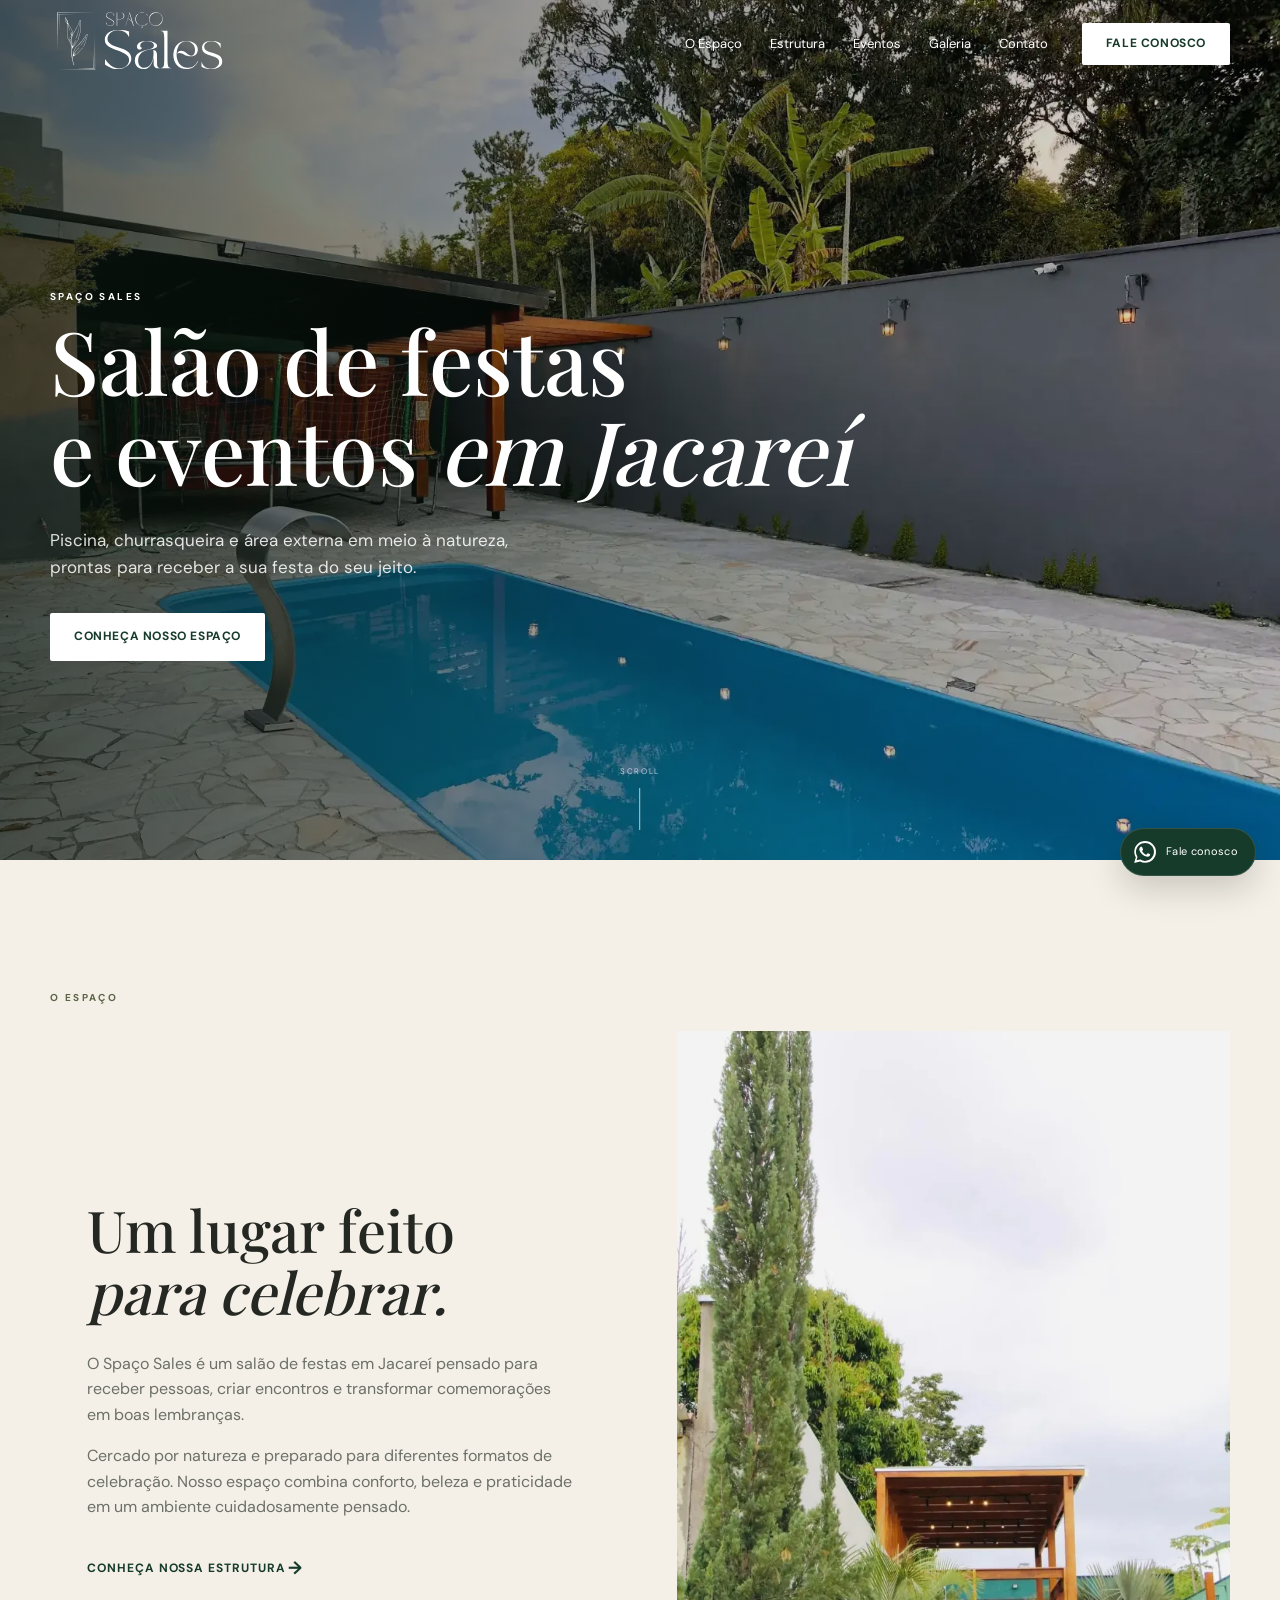
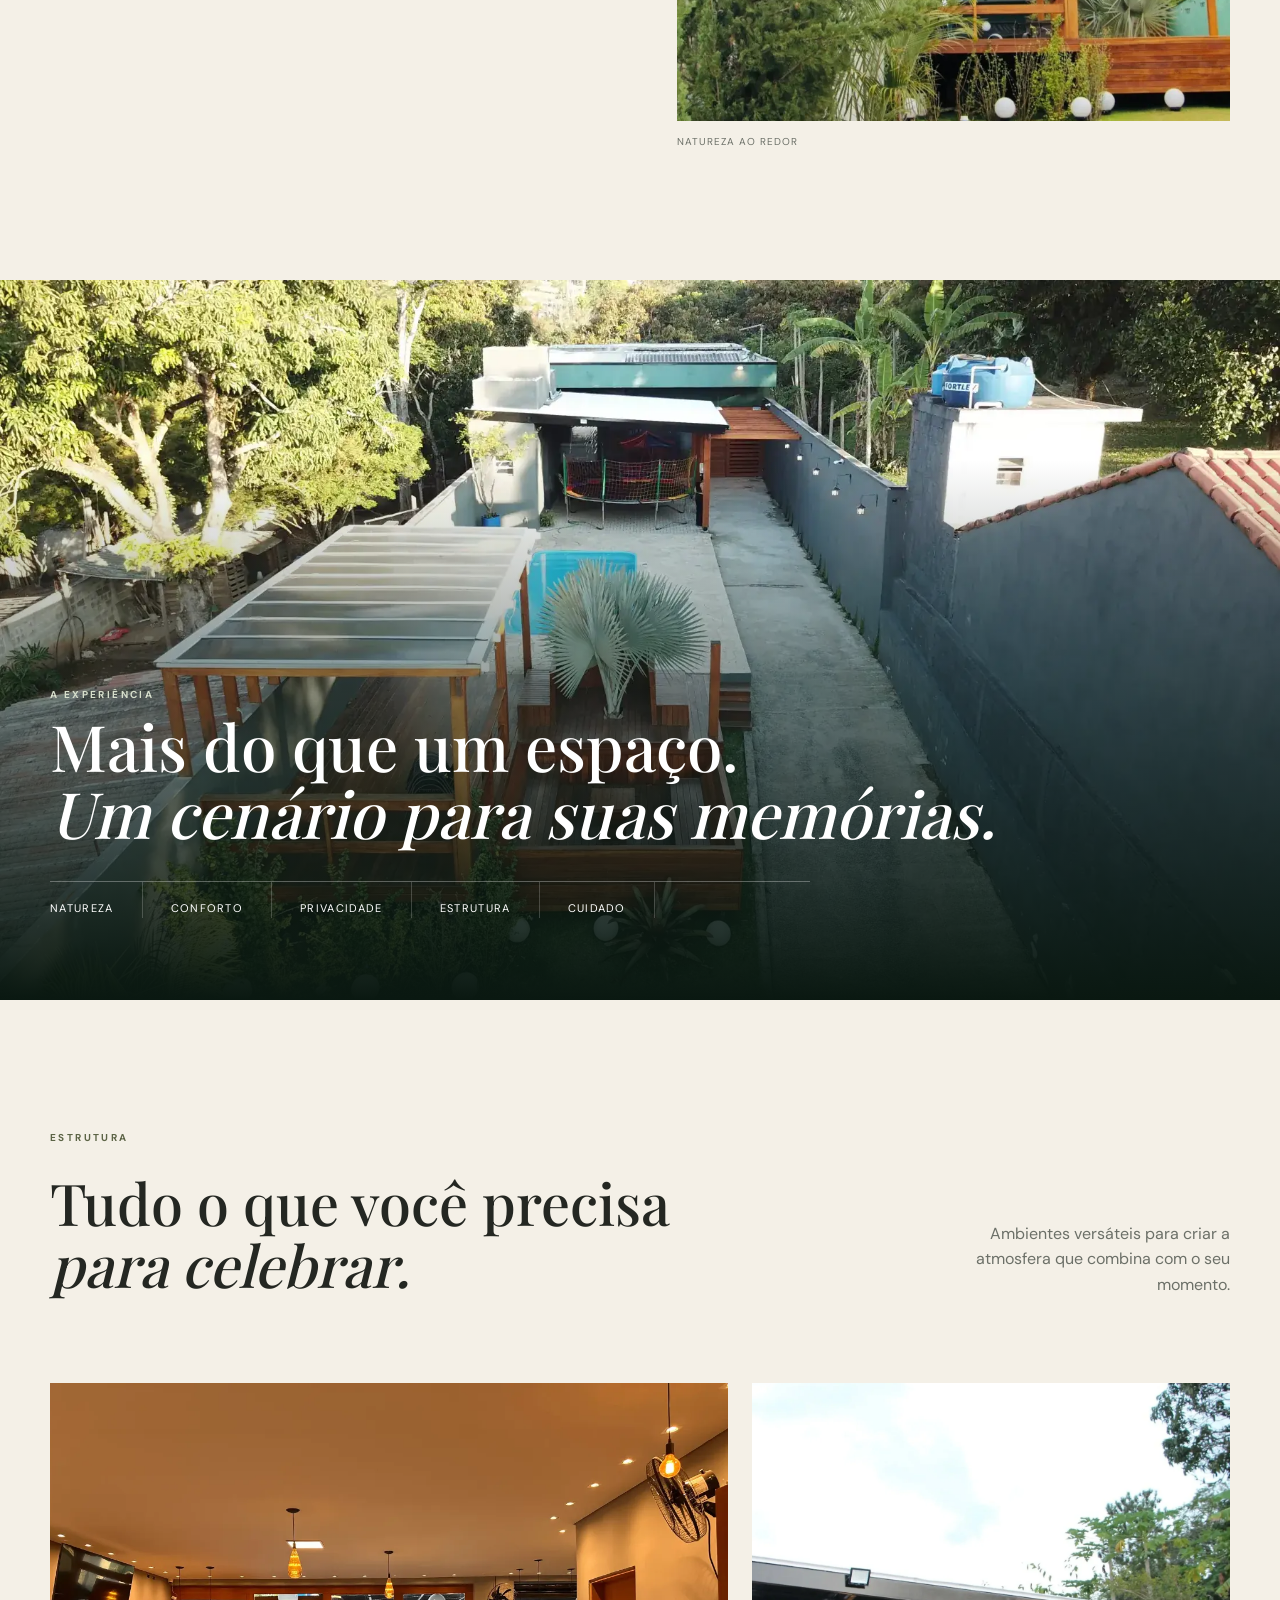
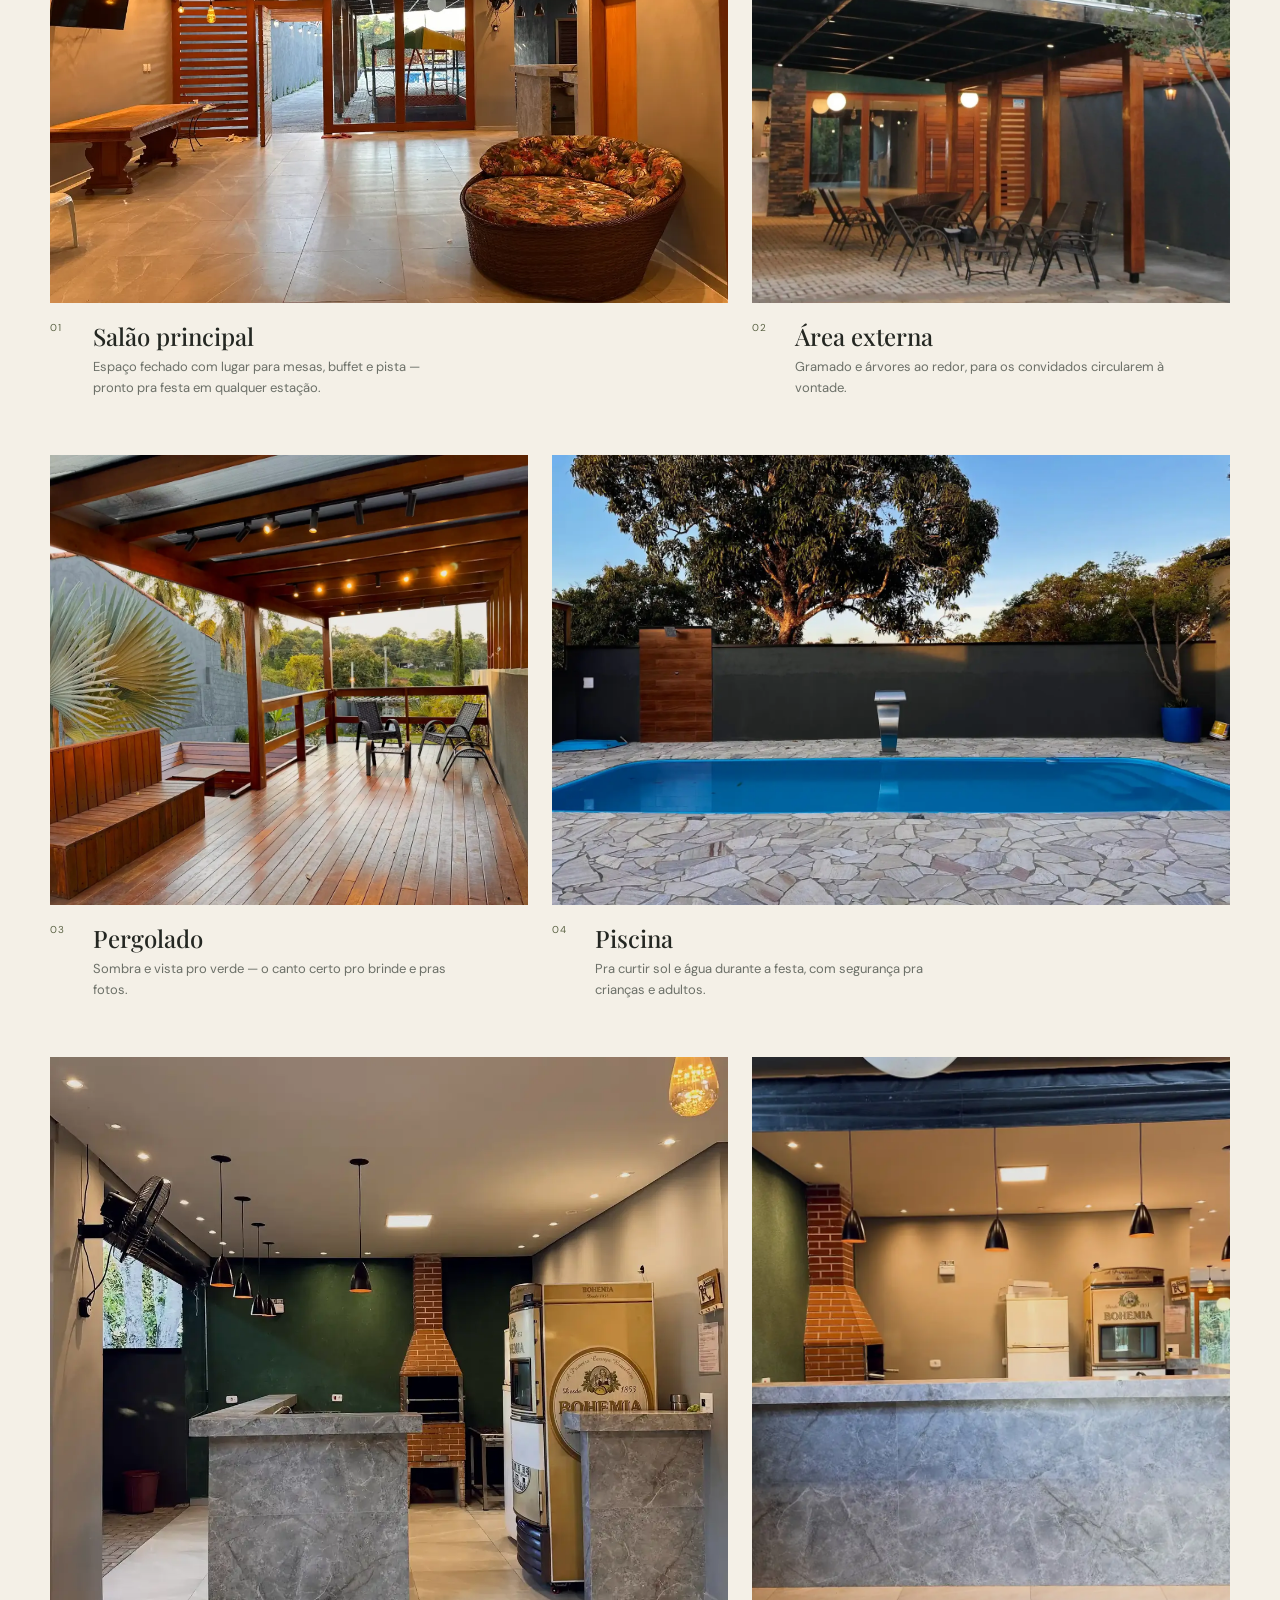
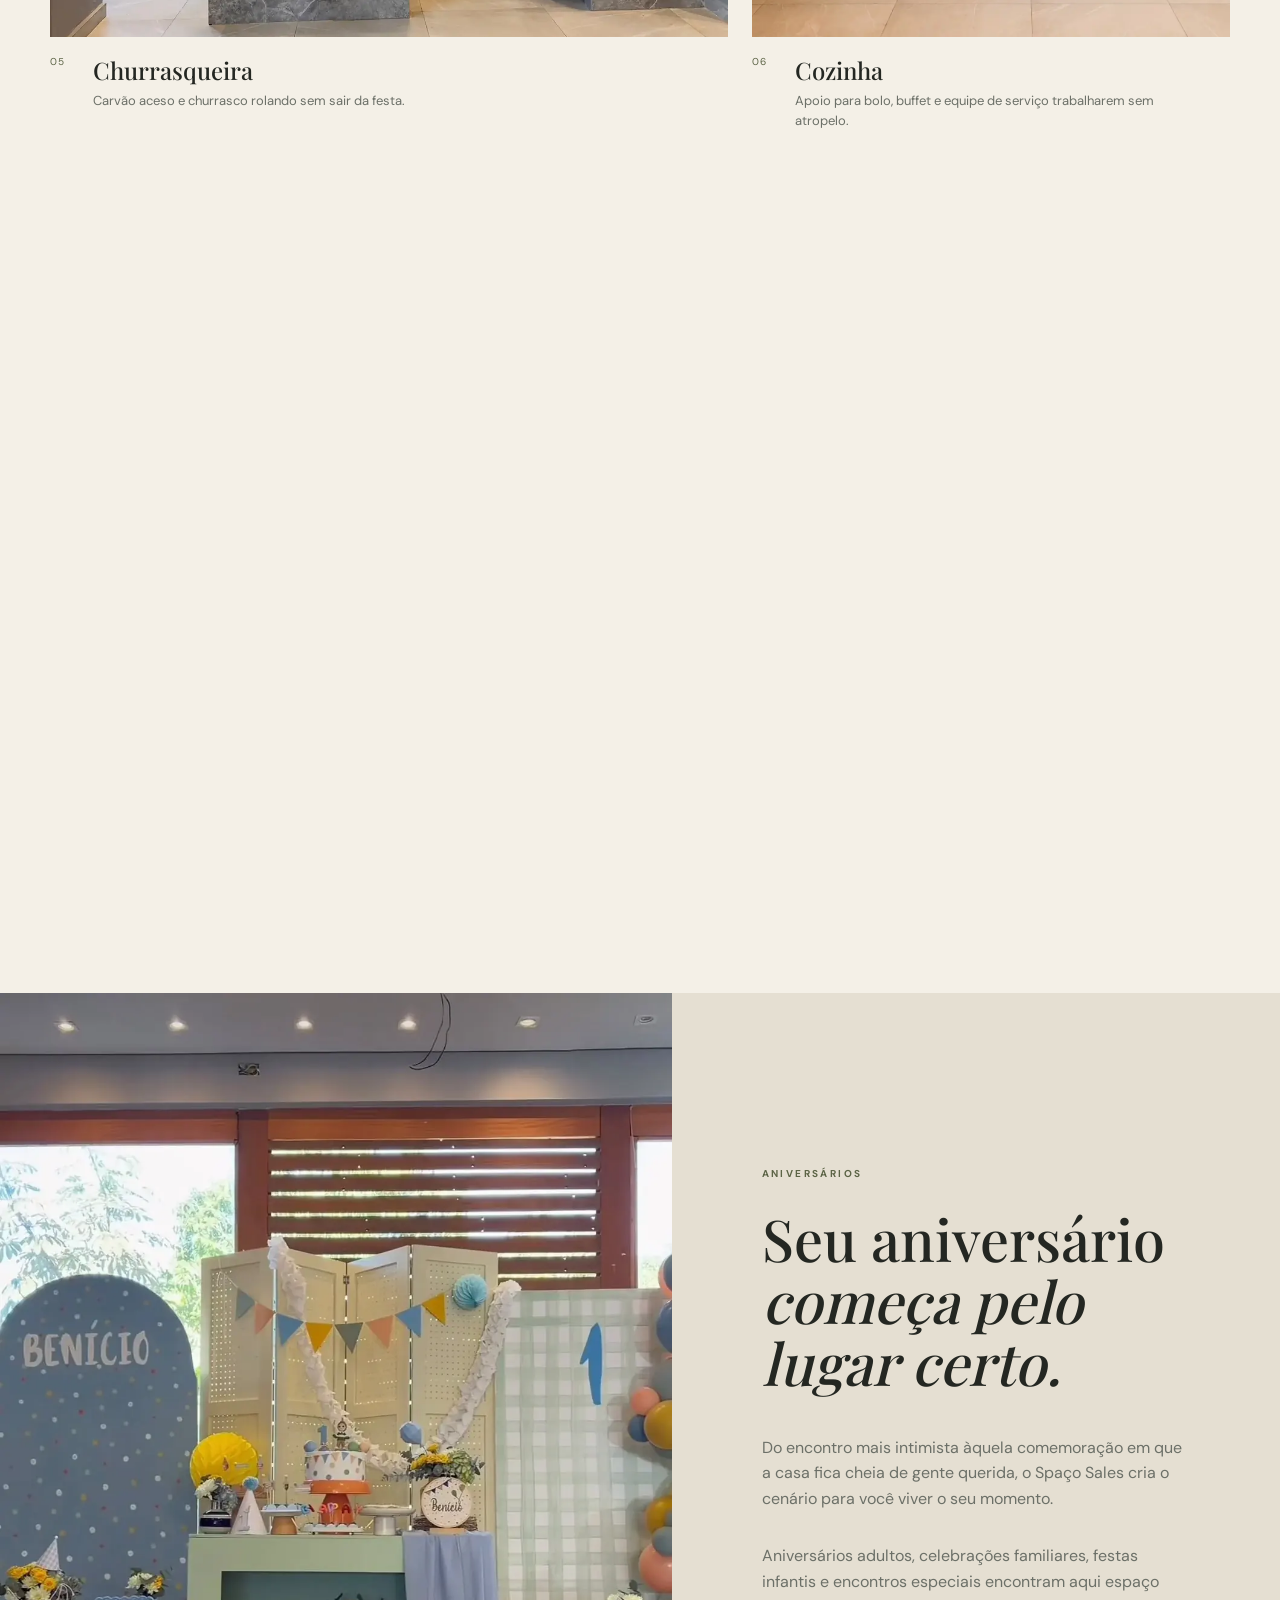
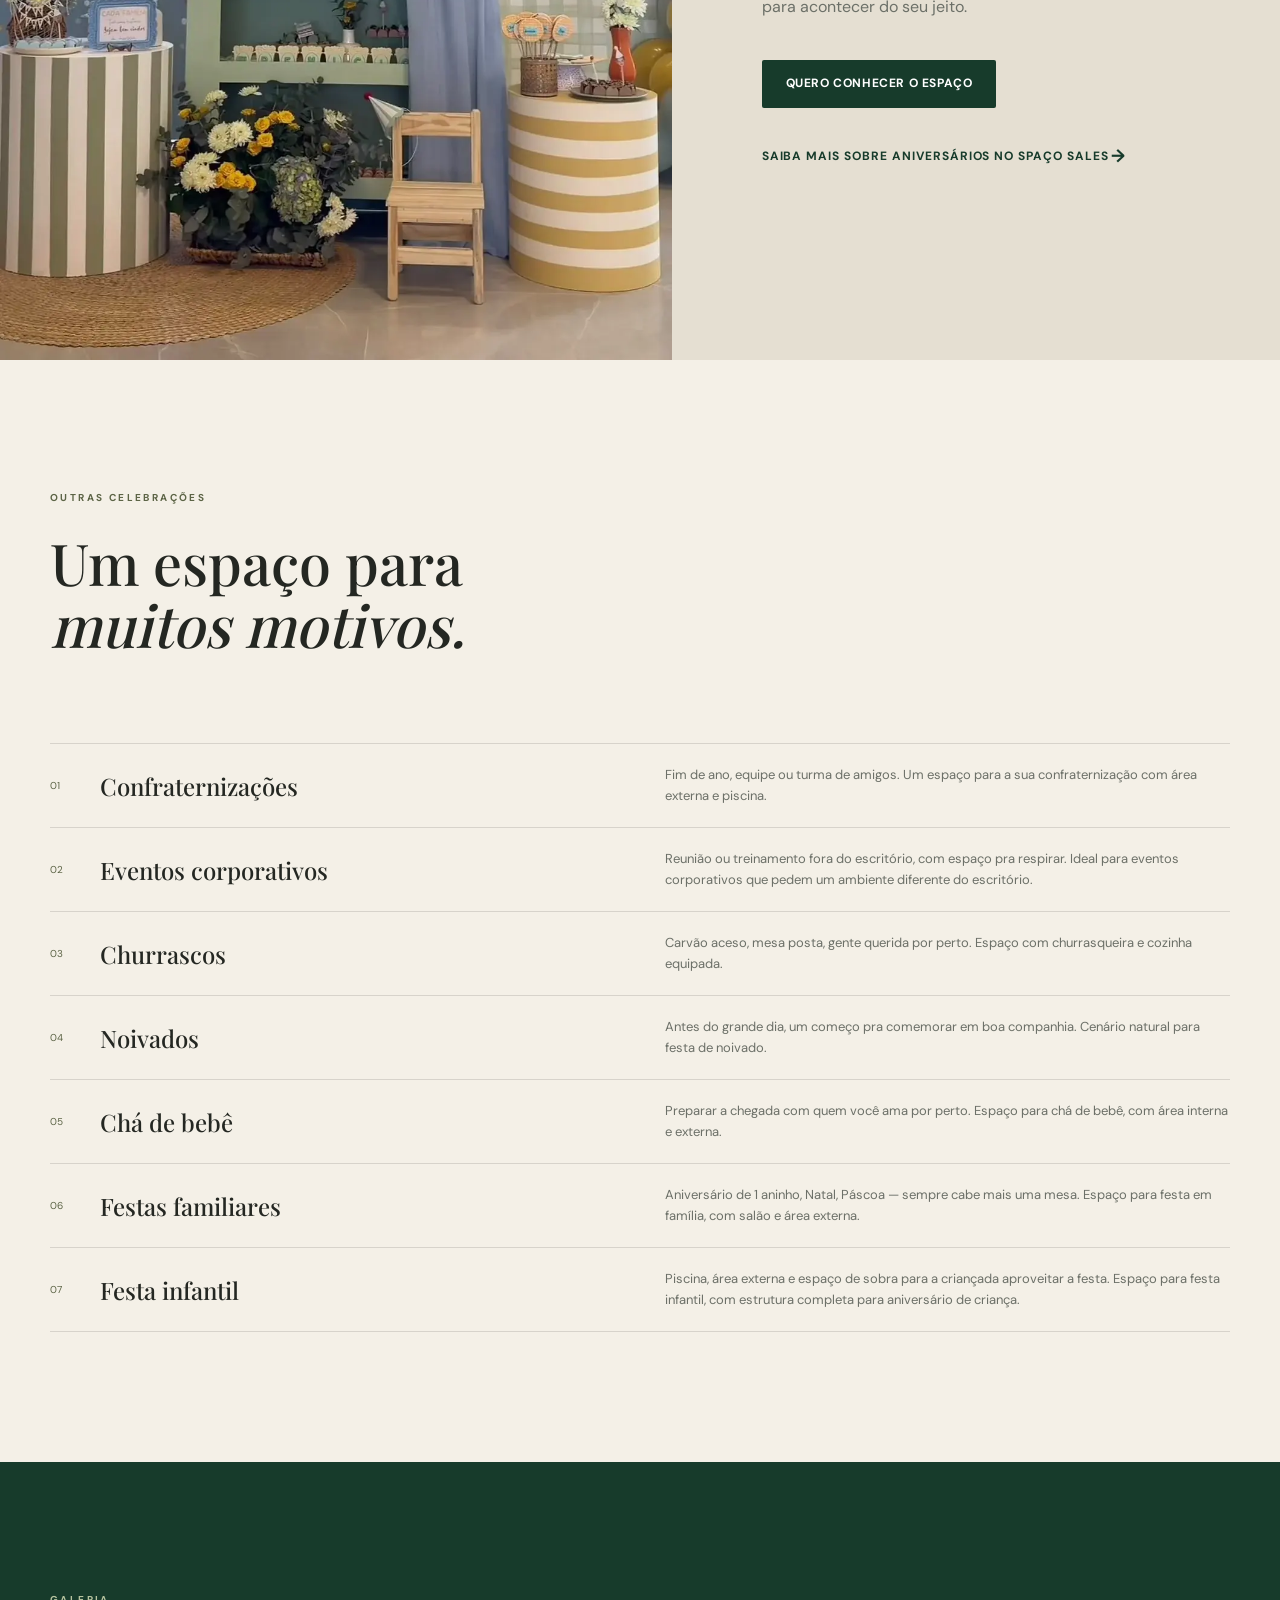
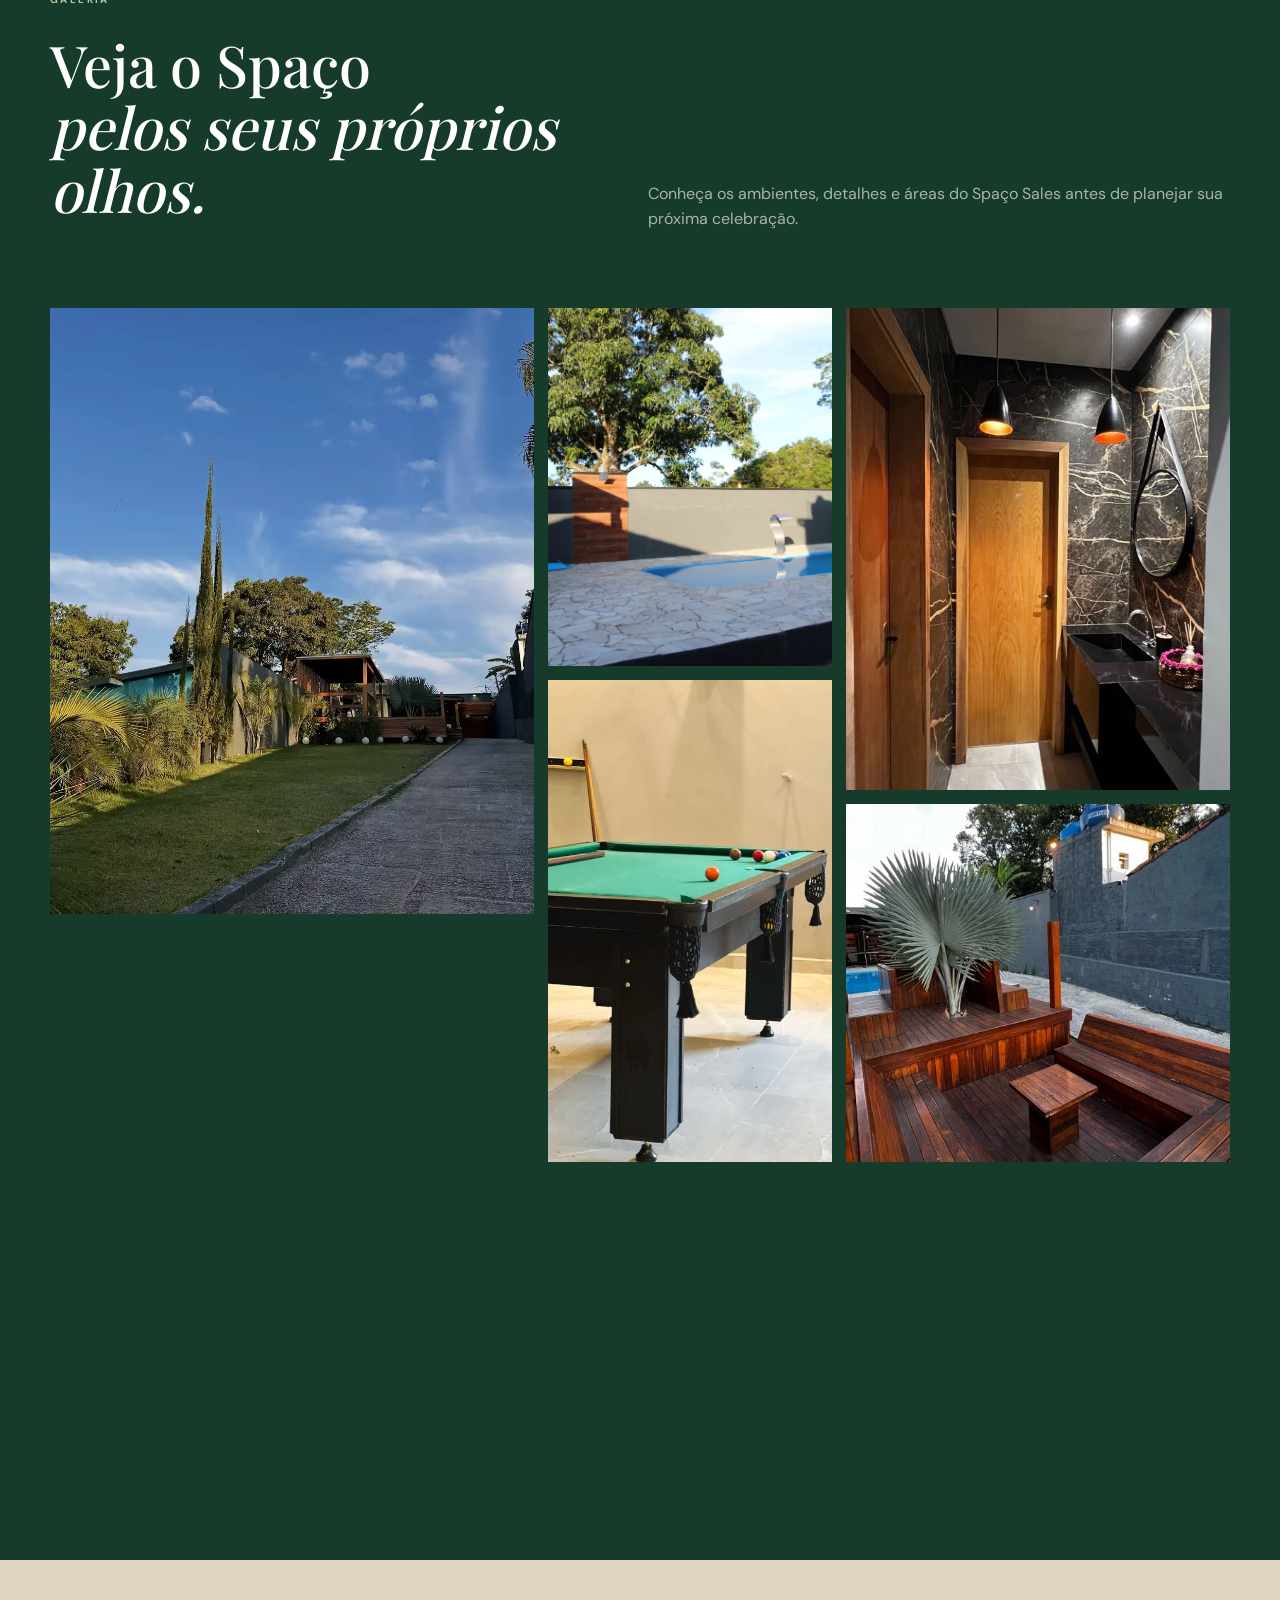
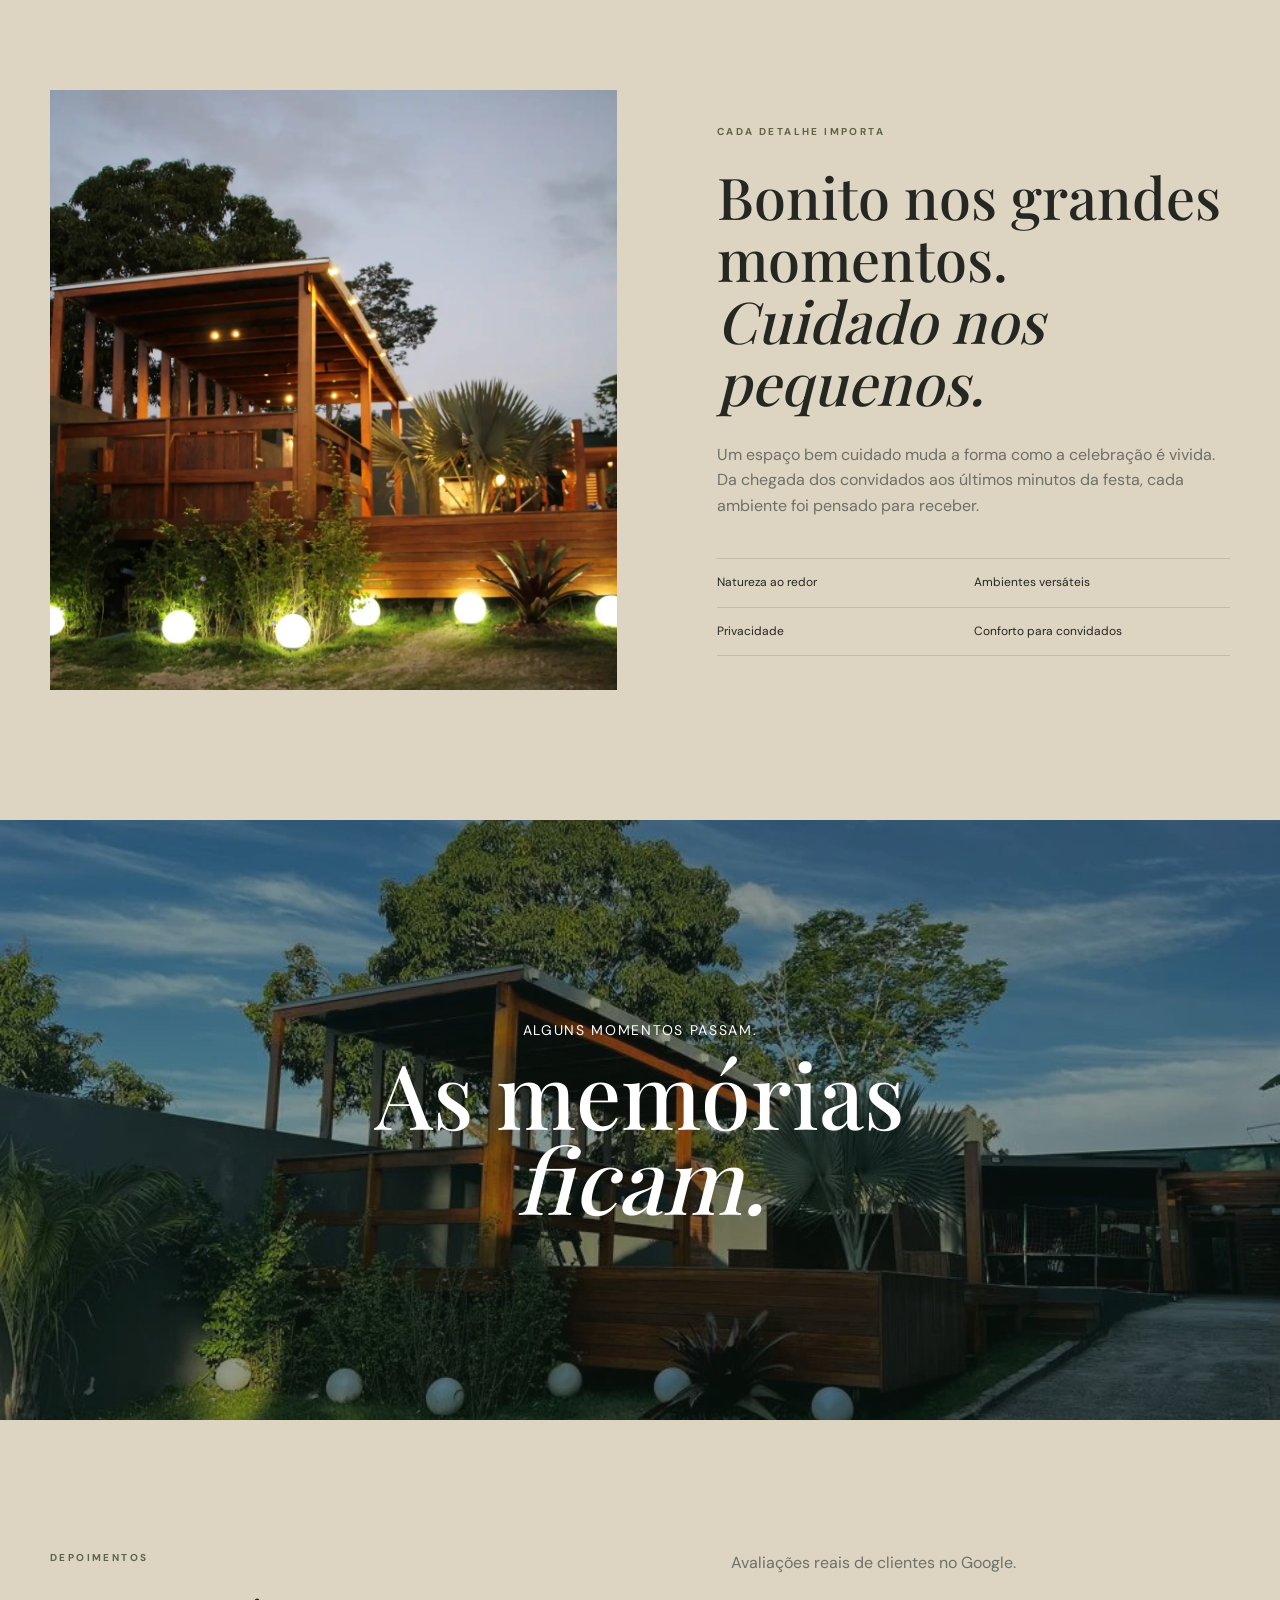
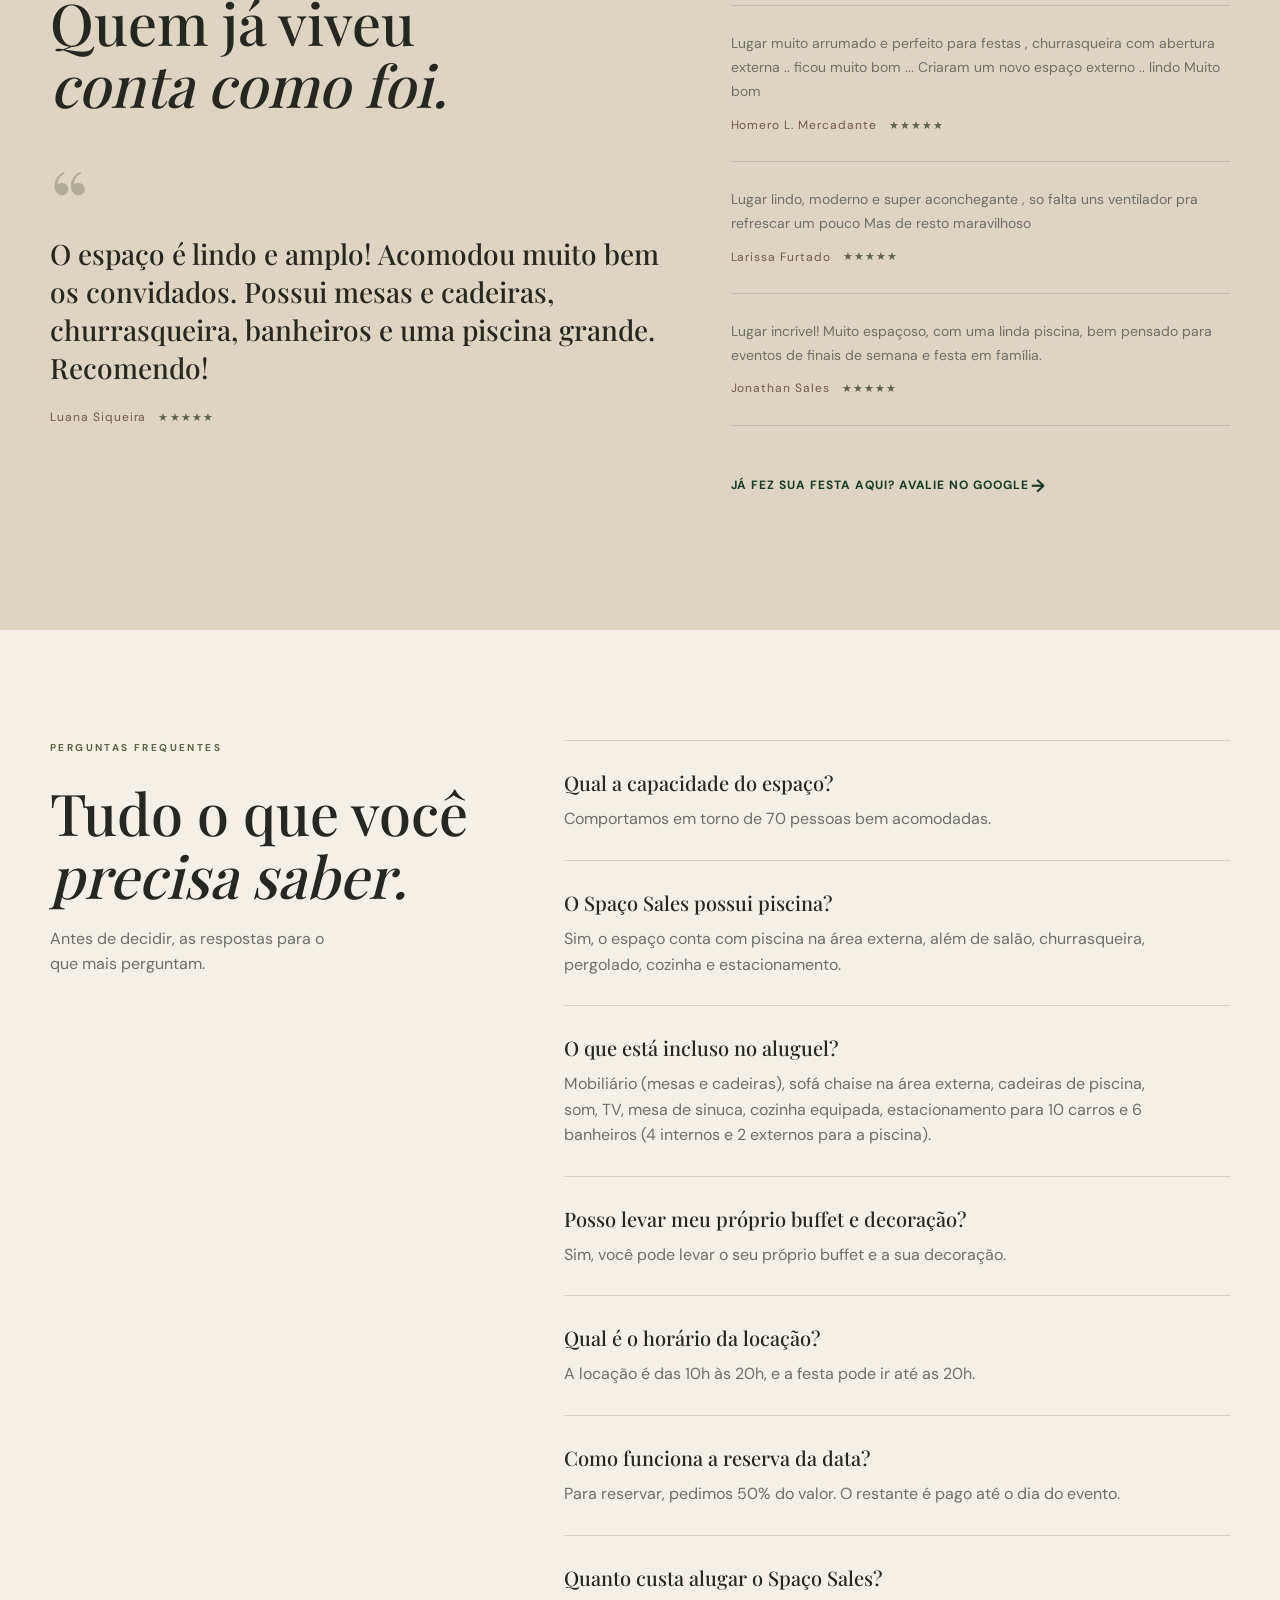
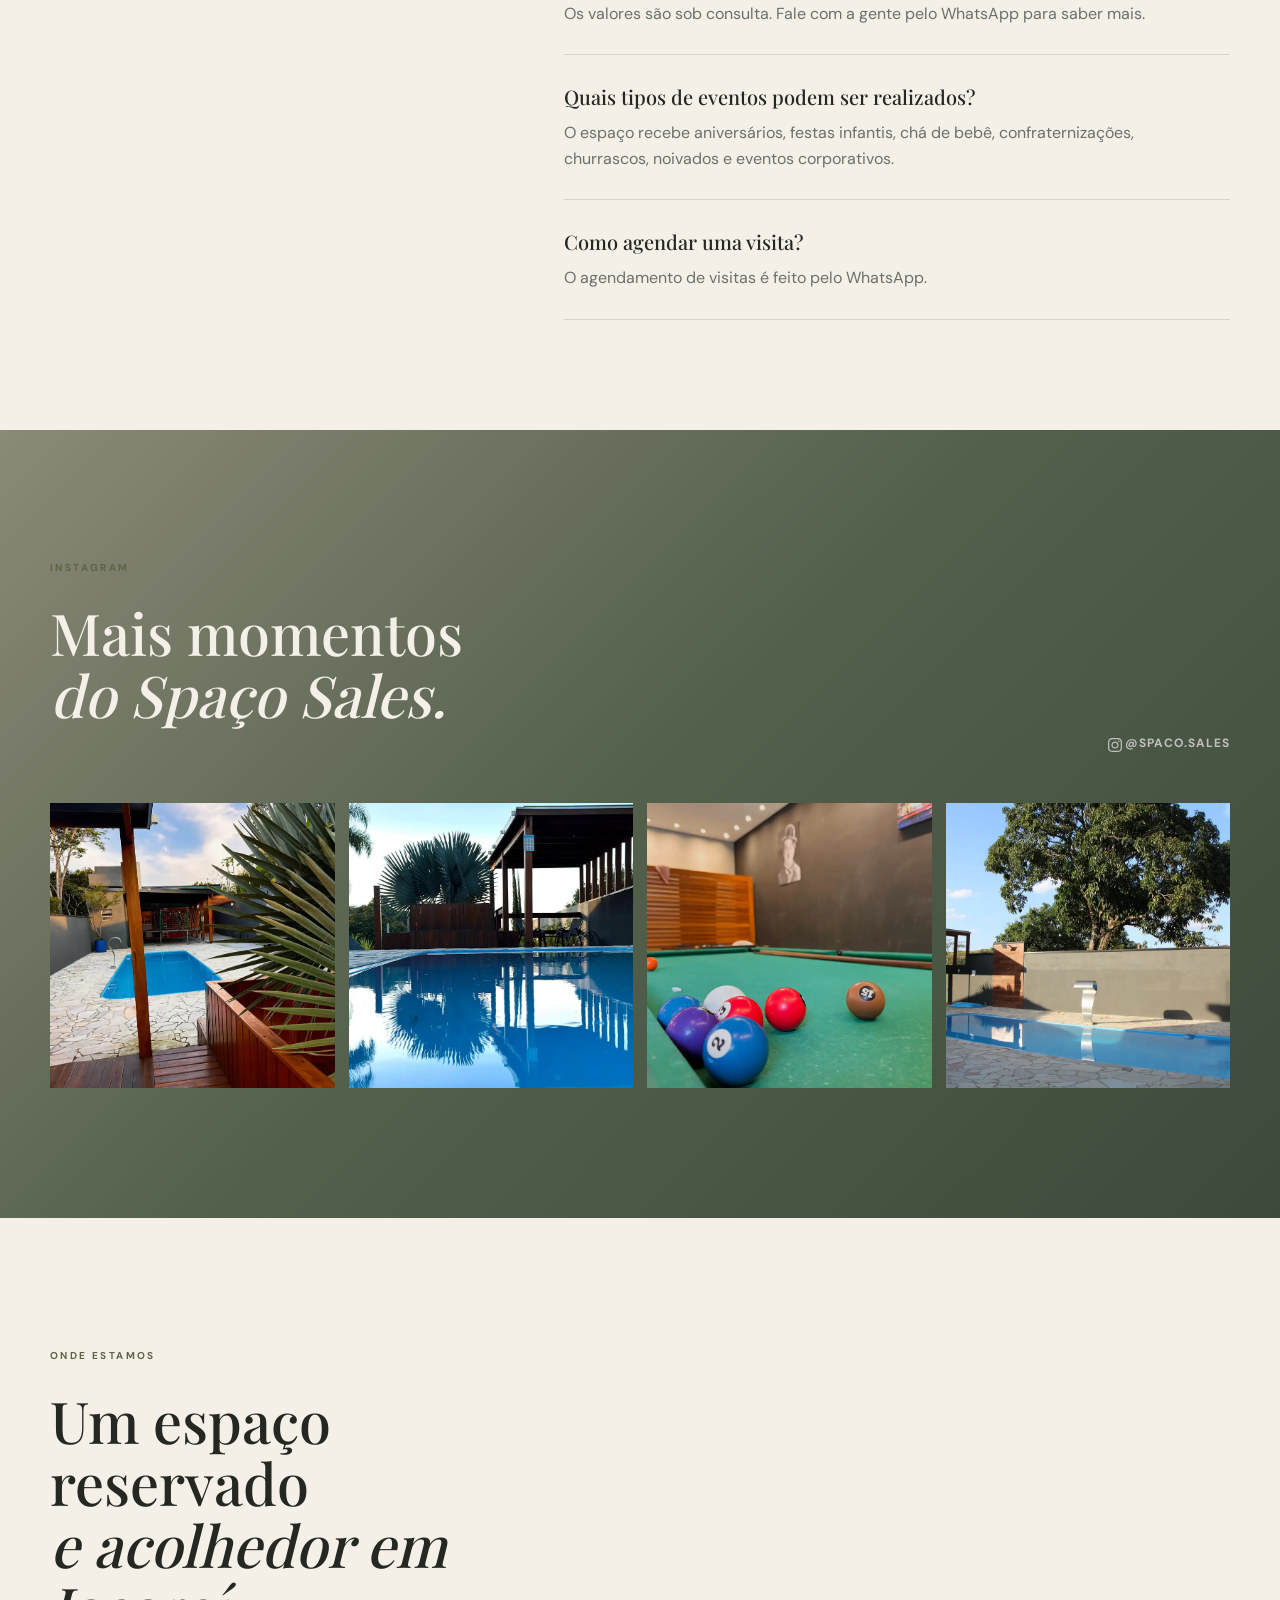
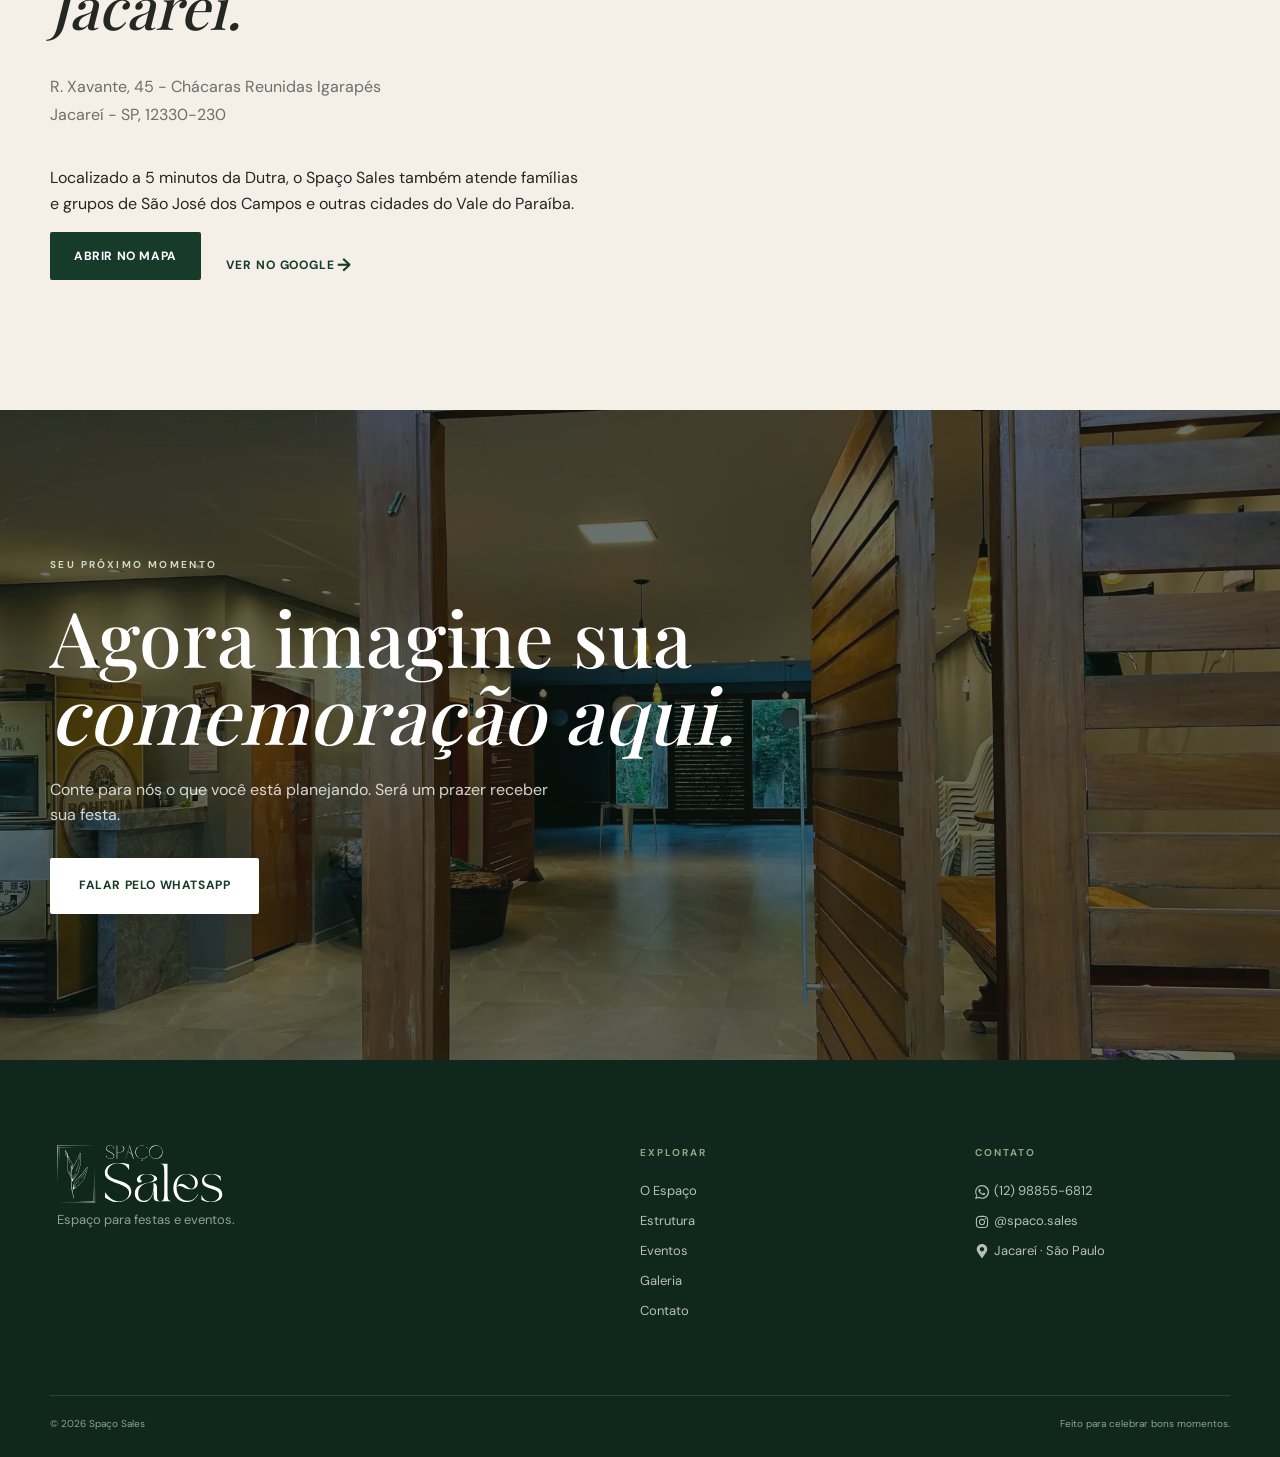
<file: index.html>
<!doctype html>
<html lang="pt-BR">
<head>
  <meta charset="UTF-8">
  <meta name="viewport" content="width=device-width, initial-scale=1.0">
  <meta name="description" content="Salão de festas e eventos em Jacareí com piscina, churrasqueira e área verde. Aniversários, festas infantis e confraternizações. Agende sua visita.">
  <meta name="theme-color" content="#173b2b">
  <title>Salão de Festas e Eventos em Jacareí | Spaço Sales</title>
  <link rel="canonical" href="https://spacosales.com.br/">
  <link rel="icon" type="image/svg+xml" href="assets/img/logos/svg/logo-verde.svg">
  <link rel="icon" type="image/png" href="assets/img/logos/png/logo-verde.png">
  <link rel="apple-touch-icon" href="assets/img/logos/png/logo-verde-com-fundo.png">
  <link rel="preload" href="/assets/fonts/playfair_display_medium.woff2" as="font" type="font/woff2" crossorigin>
  <link rel="preload" href="/assets/fonts/dm_sans_regular.woff2" as="font" type="font/woff2" crossorigin>
  <link rel="stylesheet" href="assets/css/styles.css">
  <link rel="stylesheet" href="assets/css/map.css">

  <script async src="https://www.googletagmanager.com/gtag/js?id=G-GKCP70MKEM"></script>
  <script>
    window.dataLayer = window.dataLayer || [];
    function gtag(){dataLayer.push(arguments);}
    gtag('js', new Date());
    gtag('config', 'G-GKCP70MKEM');
  </script>

  <meta property="og:type" content="website">
  <meta property="og:title" content="Salão de Festas e Eventos em Jacareí | Spaço Sales">
  <meta property="og:description" content="Salão de festas em Jacareí com piscina, área externa, churrasqueira e estacionamento. Conheça o Spaço Sales e agende uma visita.">
  <meta property="og:image" content="https://spacosales.com.br/assets/img/og-image.jpg">
  <meta property="og:image:width" content="1200">
  <meta property="og:image:height" content="630">
  <meta property="og:image:alt" content="Área externa do Spaço Sales em Jacareí">
  <meta property="og:site_name" content="Spaço Sales">
  <meta property="og:url" content="https://spacosales.com.br/">
  <meta property="og:locale" content="pt_BR">
  <meta name="twitter:card" content="summary_large_image">

  <script type="application/ld+json">
  {
    "@context": "https://schema.org",
    "@type": ["LocalBusiness", "EventVenue"],
    "@id": "https://spacosales.com.br/#business",
    "name": "Spaço Sales",
    "description": "Salão de festas e espaço para eventos em Jacareí, com piscina, área externa, pergolado, churrasqueira e estacionamento.",
    "url": "https://spacosales.com.br/",
    "telephone": "+5512988556812",
    "image": [
      "https://spacosales.com.br/assets/img/hero.webp",
      "https://spacosales.com.br/assets/img/salao_principal.webp",
      "https://spacosales.com.br/assets/img/area_externa.webp",
      "https://spacosales.com.br/assets/img/piscina.webp"
    ],
    "logo": "https://spacosales.com.br/assets/img/logos/png/logo-principal-verde.png",
    "maximumAttendeeCapacity": 70,
    "amenityFeature": [
      { "@type": "LocationFeatureSpecification", "name": "Salão principal fechado", "value": true },
      { "@type": "LocationFeatureSpecification", "name": "Piscina", "value": true },
      { "@type": "LocationFeatureSpecification", "name": "Churrasqueira", "value": true },
      { "@type": "LocationFeatureSpecification", "name": "Pergolado", "value": true },
      { "@type": "LocationFeatureSpecification", "name": "Cozinha equipada", "value": true },
      { "@type": "LocationFeatureSpecification", "name": "Estacionamento para 10 carros", "value": true },
      { "@type": "LocationFeatureSpecification", "name": "6 banheiros", "value": true },
      { "@type": "LocationFeatureSpecification", "name": "Som e TV", "value": true },
      { "@type": "LocationFeatureSpecification", "name": "Mesa de sinuca", "value": true }
    ],
    "areaServed": [
      { "@type": "City", "name": "Jacareí" },
      { "@type": "City", "name": "São José dos Campos" },
      { "@type": "AdministrativeArea", "name": "Vale do Paraíba" }
    ],
    "priceRange": "$$",
    "openingHoursSpecification": [
      {
        "@type": "OpeningHoursSpecification",
        "dayOfWeek": ["Monday", "Tuesday", "Wednesday", "Thursday", "Friday", "Saturday", "Sunday"],
        "opens": "10:00",
        "closes": "20:00"
      }
    ],
    "address": {
      "@type": "PostalAddress",
      "streetAddress": "R. Xavante, 45 - Chácaras Reunidas Igarapés",
      "addressLocality": "Jacareí",
      "addressRegion": "SP",
      "postalCode": "12330-230",
      "addressCountry": "BR"
    },
    "hasMap": "https://www.google.com/maps/place/Spa%C3%A7o+Sales/@-23.291475,-46.0441583,17z/",
    "geo": {
      "@type": "GeoCoordinates",
      "latitude": -23.291475,
      "longitude": -46.0441583
    },
    "sameAs": [
      "https://www.instagram.com/spaco.sales/",
      "https://www.google.com/maps/place/Spa%C3%A7o+Sales/@-23.291475,-46.0441583,17z/data=!3m1!4b1!4m6!3m5!1s0x94cc33007f05a187:0x8e0ffcb14cf0bc90!8m2!3d-23.291475!4d-46.0441583!16s%2Fg%2F11vppzf6sv"
    ]
  }
  </script>
</head>
<body>
  <header class="site-header" id="top">
    <nav class="nav container" aria-label="Navegação principal">
      <a class="brand" href="#top" aria-label="Spaço Sales — início">
        <img class="brand-logo brand-logo-light" src="assets/img/logos/svg/logo-principal-branco.svg" alt="Logo principal branco do Spaço Sales" width="562" height="187">
        <img class="brand-logo brand-logo-dark" src="assets/img/logos/svg/logo-principal-verde.svg" alt="Logo principal verde do Spaço Sales" width="562" height="187">
      </a>

      <div class="nav-links" id="navLinks">
        <a href="#espaco">O Espaço</a>
        <a href="#estrutura">Estrutura</a>
        <a href="#eventos">Eventos</a>
        <a href="#galeria">Galeria</a>
        <a href="#contato">Contato</a>
      </div>

      <a class="button button-nav" href="https://wa.me/5512988556812?text=Ol%C3%A1!%20Gostaria%20de%20conhecer%20o%20Spa%C3%A7o%20Sales." target="_blank" rel="noopener">Fale conosco</a>

      <button class="menu-toggle" aria-label="Abrir menu" aria-expanded="false" aria-controls="navLinks">
        <span></span><span></span><span></span>
      </button>
    </nav>
  </header>

  <main>
    <section class="hero" aria-labelledby="hero-title">
      <picture>
        <source media="(max-width: 900px)" srcset="assets/img/mobile/hero.webp">
        <img class="hero-media image-hero" src="assets/img/hero.webp" alt="Vista panorâmica do Spaço Sales" width="1600" height="1000" fetchpriority="high" decoding="async">
      </picture>
      <div class="hero-overlay"></div>
      <div class="hero-content container">
        <p class="eyebrow">Spaço Sales</p>
        <h1 id="hero-title">Salão de festas <br>e eventos <em>em Jacareí</em></h1>
        <p class="hero-copy">Piscina, churrasqueira e área externa em meio à natureza, prontas para receber a sua festa do seu jeito.</p>
        <div class="hero-actions">
          <a class="button button-light" href="#espaco">Conheça nosso espaço</a>
        </div>
      </div>
      <a class="scroll-cue" href="#espaco" aria-label="Rolar para o conteúdo">
        <span>SCROLL</span><i></i>
      </a>
    </section>

    <section class="intro section container" id="espaco">
      <div class="section-kicker">O espaço</div>
      <div class="editorial-grid">
        <div class="editorial-copy reveal">
          <h2>Um lugar feito<br><em>para celebrar.</em></h2>
          <p>O Spaço Sales é um salão de festas em Jacareí pensado para receber pessoas, criar encontros e transformar comemorações em boas lembranças.</p>
          <p>Cercado por natureza e preparado para diferentes formatos de celebração. Nosso espaço combina conforto, beleza e praticidade em um ambiente cuidadosamente pensado.</p>
          <a class="text-link dark" href="#estrutura">Conheça nossa estrutura <span>→</span></a>
        </div>
        <div class="editorial-photo reveal">
          <picture>
            <source media="(max-width: 900px)" srcset="assets/img/mobile/foto-espaco-01.webp">
            <img class="image-tall" src="assets/img/foto-espaco-01.webp" alt="O espaço do Spaço Sales" width="555" height="690" loading="lazy">
          </picture>
          <span class="photo-note">Natureza ao redor</span>
        </div>
      </div>
    </section>

    <section class="experience">
      <picture>
        <source media="(max-width: 900px)" srcset="assets/img/mobile/foto-panaromica.webp">
        <img class="experience-image image-wide" src="assets/img/foto-panaromica.webp" width="1800" height="1013" alt="Vista panorâmica do Spaço Sales" loading="lazy">
      </picture>
      <div class="experience-overlay"></div>
      <div class="experience-content container reveal">
        <p class="eyebrow">A experiência</p>
        <h2>Mais do que um espaço.<br><em>Um cenário para suas memórias.</em></h2>
        <div class="experience-points">
          <span>Natureza</span><span>Conforto</span><span>Privacidade</span><span>Estrutura</span><span>Cuidado</span>
        </div>
      </div>
    </section>

    <section class="structure section container" id="estrutura">
      <div class="section-heading reveal">
        <div>
          <div class="section-kicker">Estrutura</div>
          <h2>Tudo o que você precisa<br><em>para celebrar.</em></h2>
        </div>
        <div class="section-text">
          <p>Ambientes versáteis para criar a atmosfera que combina com o seu momento.</p>
        </div>
      </div>

      <div class="structure-grid">
        <article class="space-card space-card-large reveal">
          <picture>
            <source media="(max-width: 900px)" srcset="assets/img/mobile/salao_principal.webp">
            <img class="image-space-1" src="assets/img/salao_principal.webp" alt="Salão principal do Spaço Sales" width="670" height="520" loading="lazy">
          </picture>
          <div class="space-meta"><span>01</span><h3>Salão principal</h3><p>Espaço fechado com lugar para mesas, buffet e pista — pronto pra festa em qualquer estação.</p></div>
        </article>
        <article class="space-card reveal">
          <img class="image-space-2" src="assets/img/area_externa.webp" alt="Área externa do Spaço Sales" width="380" height="520" loading="lazy">
          <div class="space-meta"><span>02</span><h3>Área externa</h3><p>Gramado e árvores ao redor, para os convidados circularem à vontade.</p></div>
        </article>
        <article class="space-card reveal">
          <img class="image-space-3" src="assets/img/pergolado.webp" alt="Pergolado do Spaço Sales" width="480" height="450" loading="lazy">
          <div class="space-meta"><span>03</span><h3>Pergolado</h3><p>Sombra e vista pro verde — o canto certo pro brinde e pras fotos.</p></div>
        </article>
        <article class="space-card reveal">
          <img class="image-space-4" src="assets/img/piscina.webp" alt="Piscina do Spaço Sales" width="480" height="450" loading="lazy">
          <div class="space-meta"><span>04</span><h3>Piscina</h3><p>Pra curtir sol e água durante a festa, com segurança pra crianças e adultos.</p></div>
        </article>
        <article class="space-card reveal">
          <img class="image-space-5" src="assets/img/churrasqueira.webp" alt="Churrasqueira do Spaço Sales" width="680" height="580" loading="lazy">
          <div class="space-meta"><span>05</span><h3>Churrasqueira</h3><p>Carvão aceso e churrasco rolando sem sair da festa.</p></div>
        </article>
        <article class="space-card reveal">
          <img class="image-space-6" src="assets/img/cozinha.webp" alt="Cozinha do Spaço Sales" width="480" height="580" loading="lazy">
          <div class="space-meta"><span>06</span><h3>Cozinha</h3><p>Apoio para bolo, buffet e equipe de serviço trabalharem sem atropelo.</p></div>
        </article>
        <article class="space-card reveal">
          <img class="image-space-7" src="assets/img/estacionamento.webp" alt="Estacionamento do Spaço Sales" width="680" height="580" loading="lazy">
          <div class="space-meta"><span>07</span><h3>Estacionamento</h3><p>Vagas no próprio terreno, a poucos passos da entrada.</p></div>
        </article>
      </div>
    </section>

    <section class="birthday section" id="eventos">
      <img class="birthday-photo image-birthday" src="assets/img/aniversario.webp" alt="Aniversário celebrado no Spaço Sales" width="1112" height="1600" loading="lazy">
      <div class="birthday-copy reveal">
        <div class="section-kicker">Aniversários</div>
        <h2>Seu aniversário<br><em>começa pelo lugar certo.</em></h2>
        <p>Do encontro mais intimista àquela comemoração em que a casa fica cheia de gente querida, o Spaço Sales cria o cenário para você viver o seu momento.</p>
        <p>Aniversários adultos, celebrações familiares, festas infantis e encontros especiais encontram aqui espaço para acontecer do seu jeito.</p>
        <a class="button button-dark" href="https://wa.me/5512988556812?text=Ol%C3%A1!%20Quero%20conhecer%20o%20Spa%C3%A7o%20Sales%20para%20meu%20anivers%C3%A1rio." target="_blank" rel="noopener">Quero conhecer o espaço</a>
        <p><a class="text-link dark" href="/festa-de-aniversario/">Saiba mais sobre aniversários no Spaço Sales <span>→</span></a></p>
      </div>
    </section>

    <section class="other-events section container">
      <div class="section-heading reveal">
        <div>
          <div class="section-kicker">Outras celebrações</div>
          <h2>Um espaço para<br><em>muitos motivos.</em></h2>
        </div>
      </div>
      <div class="event-list reveal">
        <div><span>01</span><strong><a href="/confraternizacao/">Confraternizações</a></strong><small>Fim de ano, equipe ou turma de amigos. Um espaço para a sua confraternização com área externa e piscina.</small></div>
        <div><span>02</span><strong>Eventos corporativos</strong><small>Reunião ou treinamento fora do escritório, com espaço pra respirar. Ideal para eventos corporativos que pedem um ambiente diferente do escritório.</small></div>
        <div><span>03</span><strong>Churrascos</strong><small>Carvão aceso, mesa posta, gente querida por perto. Espaço com churrasqueira e cozinha equipada.</small></div>
        <div><span>04</span><strong>Noivados</strong><small>Antes do grande dia, um começo pra comemorar em boa companhia. Cenário natural para festa de noivado.</small></div>
        <div><span>05</span><strong>Chá de bebê</strong><small>Preparar a chegada com quem você ama por perto. Espaço para chá de bebê, com área interna e externa.</small></div>
        <div><span>06</span><strong>Festas familiares</strong><small>Aniversário de 1 aninho, Natal, Páscoa — sempre cabe mais uma mesa. Espaço para festa em família, com salão e área externa.</small></div>
        <div><span>07</span><strong><a href="/festa-infantil/">Festa infantil</a></strong><small>Piscina, área externa e espaço de sobra para a criançada aproveitar a festa. Espaço para festa infantil, com estrutura completa para aniversário de criança.</small></div>
      </div>
    </section>

    <section class="gallery section" id="galeria">
      <div class="container">
        <div class="section-heading reveal">
          <div>
            <div class="section-kicker">Galeria</div>
            <h2>Veja o Spaço<br><em>pelos seus próprios olhos.</em></h2>
          </div>
          <p>
            Conheça os ambientes, detalhes e áreas do Spaço Sales
            antes de planejar sua próxima celebração.
          </p>
        </div>
      </div>
      <div class="gallery-grid container">
        <button class="gallery-item g1 reveal" data-title="Entrada e área verde"><img src="assets/img/foto-01.webp" alt="Entrada e área verde do Spaço Sales em Jacareí" width="1728" height="2592" loading="lazy"></button>
        <button class="gallery-item g2 reveal" data-title="Natureza ao redor"><img src="assets/img/foto-02.webp" alt="Área verde ao redor do Spaço Sales em Jacareí" width="1728" height="2592" loading="lazy"></button>
        <button class="gallery-item g3 reveal" data-title="Área externa"><img src="assets/img/foto-03.webp" alt="Área verde ao redor do Spaço Sales em Jacareí" width="720" height="1280" loading="lazy"></button>
        <button class="gallery-item g4 reveal" data-title="Detalhes do espaço"><img src="assets/img/foto-04.webp" alt="Detalhes da estrutura do Spaço Sales" width="720" height="1280" loading="lazy"></button>
        <button class="gallery-item g5 reveal" data-title="Pergolado"><img src="assets/img/foto-05.webp" alt="Pergolado do Spaço Sales cercado por natureza" width="720" height="1280" loading="lazy"></button>
        <button class="gallery-item g6 reveal" data-title="Momentos especiais"><img src="assets/img/foto-06.webp" alt="Ambiente do Spaço Sales preparado para celebrações" width="720" height="1280" loading="lazy"></button>
      </div>
    </section>

    <div class="lightbox" id="lightbox" aria-hidden="true">
      <button class="lightbox-close" aria-label="Fechar">×</button>
      <div class="lightbox-content">
        <img class="lightbox-image" id="lightboxImage" alt="">
        <p id="lightboxTitle"></p>
      </div>
    </div>

    <section class="details section">
      <div class="container details-grid">
        <img class="details-photo image-detail reveal" src="assets/img/foto-madeira.webp" alt="Detalhe de madeira e luz do Spaço Sales" width="570" height="600" loading="lazy">
        <div class="details-copy reveal">
          <div class="section-kicker">Cada detalhe importa</div>
          <h2>Bonito nos grandes momentos.<br><em>Cuidado nos pequenos.</em></h2>
          <p>Um espaço bem cuidado muda a forma como a celebração é vivida. Da chegada dos convidados aos últimos minutos da festa, cada ambiente foi pensado para receber.</p>
          <div class="detail-notes">
            <span>Natureza ao redor</span>
            <span>Ambientes versáteis</span>
            <span>Privacidade</span>
            <span>Conforto para convidados</span>
          </div>
        </div>
      </div>
    </section>

    <section class="quote-section">
      <img class="quote-image" src="assets/img/foto-cinematografica.webp" alt="Momento cinematográfico no Spaço Sales" width="720" height="1280" loading="lazy">
      <div class="quote-overlay"></div>
      <div class="quote-content container reveal">
        <p>Alguns momentos passam.</p>
        <h2>As memórias<br><em>ficam.</em></h2>
      </div>
    </section>

    <section class="testimonials section" id="depoimentos">
      <div class="container testimonials-layout">
        <div class="testimonial-feature-col reveal">
          <div class="section-kicker">Depoimentos</div>
          <h2>Quem já viveu<br><em>conta como foi.</em></h2>
          <blockquote class="testimonial-feature">
            <span class="testimonial-mark" aria-hidden="true">&ldquo;</span>
            <p>O espaço é lindo e amplo! Acomodou muito bem os convidados. Possui mesas e cadeiras, churrasqueira, banheiros e uma piscina grande. Recomendo!</p>
            <cite>Luana Siqueira <span class="testimonial-stars" aria-label="5 de 5 estrelas">★★★★★</span></cite>
          </blockquote>
        </div>
        <div class="testimonial-list-col reveal">
          <p class="testimonials-note">Avaliações reais de clientes no Google.</p>
          <div class="testimonial-list">
            <div class="testimonial-row">
              <p>Lugar muito arrumado e perfeito para festas , churrasqueira com abertura externa .. ficou muito bom ... Criaram um novo espaço externo .. lindo Muito bom</p>
              <cite>Homero L. Mercadante <span class="testimonial-stars" aria-label="5 de 5 estrelas">★★★★★</span></cite>
            </div>
            <div class="testimonial-row">
              <p>Lugar lindo, moderno e super aconchegante , so falta uns ventilador pra refrescar um pouco Mas de resto maravilhoso</p>
              <cite>Larissa Furtado <span class="testimonial-stars" aria-label="5 de 5 estrelas">★★★★★</span></cite>
            </div>
            <div class="testimonial-row">
              <p>Lugar incrível! Muito espaçoso, com uma linda piscina, bem pensado para eventos de finais de semana e festa em família.</p>
              <cite>Jonathan Sales <span class="testimonial-stars" aria-label="5 de 5 estrelas">★★★★★</span></cite>
            </div>
          </div>
          <p style="margin:28px 0 0"><a class="text-link dark review-link" href="https://g.page/r/CZC88Eyx_A-OEBM/review" target="_blank" rel="noopener">Já fez sua festa aqui? Avalie no Google <span>→</span></a></p>
        </div>
      </div>
    </section>

    <section class="faq section container" id="faq">
      <div class="faq-grid">
        <div class="faq-intro reveal">
          <div class="section-kicker">Perguntas frequentes</div>
          <h2>Tudo o que você<br><em>precisa saber.</em></h2>
          <p>Antes de decidir, as respostas para o que mais perguntam.</p>
        </div>
        <div class="faq-list reveal">
          <div class="faq-item">
            <h3>Qual a capacidade do espaço?</h3>
            <p>Comportamos em torno de 70 pessoas bem acomodadas.</p>
          </div>
          <div class="faq-item">
            <h3>O Spaço Sales possui piscina?</h3>
            <p>
              Sim, o espaço conta com piscina na área externa, além de salão,
              churrasqueira, pergolado, cozinha e estacionamento.
            </p>
          </div>
          <div class="faq-item">
            <h3>O que está incluso no aluguel?</h3>
            <p>Mobiliário (mesas e cadeiras), sofá chaise na área externa, cadeiras de piscina, som, TV, mesa de sinuca, cozinha equipada, estacionamento para 10 carros e 6 banheiros (4 internos e 2 externos para a piscina).</p>
          </div>
          <div class="faq-item">
            <h3>Posso levar meu próprio buffet e decoração?</h3>
            <p>Sim, você pode levar o seu próprio buffet e a sua decoração.</p>
          </div>
          <div class="faq-item">
            <h3>Qual é o horário da locação?</h3>
            <p>A locação é das 10h às 20h, e a festa pode ir até as 20h.</p>
          </div>
          <div class="faq-item">
            <h3>Como funciona a reserva da data?</h3>
            <p>Para reservar, pedimos 50% do valor. O restante é pago até o dia do evento.</p>
          </div>
          <div class="faq-item">
            <h3>Quanto custa alugar o Spaço Sales?</h3>
            <p>Os valores são sob consulta. Fale com a gente pelo WhatsApp para saber mais.</p>
          </div>
          <div class="faq-item">
            <h3>Quais tipos de eventos podem ser realizados?</h3>
            <p>
              O espaço recebe aniversários, festas infantis, chá de bebê, confraternizações, churrascos, noivados e eventos corporativos.
            </p>
          </div>
          <div class="faq-item">
            <h3>Como agendar uma visita?</h3>
            <p>O agendamento de visitas é feito pelo WhatsApp.</p>
          </div>
        </div>
      </div>
    </section>

    <section class="instagram section">
      <div class="container instagram-head reveal">
        <div>
          <div class="section-kicker">Instagram</div>
          <h2>Mais momentos<br><em>do Spaço Sales.</em></h2>
        </div>
        <a class="text-link light" href="https://www.instagram.com/spaco.sales/" target="_blank" rel="noopener">
          <svg viewBox="0 0 448 512" aria-hidden="true">
            <path d="M224.1 141c-63.6 0-114.9 51.3-114.9 114.9s51.3 114.9 114.9 114.9S339 319.5 339 255.9 287.7 141 224.1 141zm0 189.6c-41.1 0-74.7-33.5-74.7-74.7s33.5-74.7 74.7-74.7 74.7 33.5 74.7 74.7-33.6 74.7-74.7 74.7zm146.4-194.3c0 14.9-12 26.8-26.8 26.8-14.9 0-26.8-12-26.8-26.8s12-26.8 26.8-26.8 26.8 12 26.8 26.8zm76.1 27.2c-1.7-35.9-9.9-67.7-36.2-93.9-26.2-26.2-58-34.4-93.9-36.2-37-2.1-147.9-2.1-184.9 0-35.8 1.7-67.6 9.9-93.9 36.1s-34.4 58-36.2 93.9c-2.1 37-2.1 147.9 0 184.9 1.7 35.9 9.9 67.7 36.2 93.9s58 34.4 93.9 36.2c37 2.1 147.9 2.1 184.9 0 35.9-1.7 67.7-9.9 93.9-36.2 26.2-26.2 34.4-58 36.2-93.9 2.1-37 2.1-147.8 0-184.8zM398.8 388c-7.8 19.6-22.9 34.7-42.6 42.6-29.5 11.7-99.5 9-132.1 9s-102.7 2.6-132.1-9c-19.6-7.8-34.7-22.9-42.6-42.6-11.7-29.5-9-99.5-9-132.1s-2.6-102.7 9-132.1c7.8-19.6 22.9-34.7 42.6-42.6 29.5-11.7 99.5-9 132.1-9s102.7-2.6 132.1 9c19.6 7.8 34.7 22.9 42.6 42.6 11.7 29.5 9 99.5 9 132.1s2.7 102.7-9 132.1z"/>
          </svg>@spaco.sales
        </a>
      </div>
      <div class="container instagram-grid">
        <a href="https://www.instagram.com/spaco.sales/" target="_blank" rel="noopener" class="instagram-photo reveal"><img src="assets/img/foto-instagram-01.webp" width="1067" height="800" alt="Piscina vista do deck de madeira do Spaço Sales" loading="lazy"></a>
        <a href="https://www.instagram.com/spaco.sales/" target="_blank" rel="noopener" class="instagram-photo reveal"><img src="assets/img/foto-instagram-02.webp" width="800" height="1067" alt="Piscina com reflexo do pergolado do Spaço Sales" loading="lazy"></a>
        <a href="https://www.instagram.com/spaco.sales/" target="_blank" rel="noopener" class="instagram-photo reveal"><img src="assets/img/foto-instagram-03.webp" width="1067" height="800" alt="Mesa de sinuca no salão do Spaço Sales" loading="lazy"></a>
        <a href="https://www.instagram.com/spaco.sales/" target="_blank" rel="noopener" class="instagram-photo reveal"><img src="assets/img/foto-instagram-04.webp" width="1200" height="800" alt="Piscina com cascata e área verde do Spaço Sales" loading="lazy"></a>
      </div>
    </section>

    <section class="location section container" id="contato">
      <div class="location-copy reveal">
        <div class="section-kicker">Onde estamos</div>
        <h2>Um espaço reservado<br><em>e acolhedor em Jacareí.</em></h2>
        <address>R. Xavante, 45 - Chácaras Reunidas Igarapés<br>Jacareí - SP, 12330-230</address>
        <p class="location-note">
          Localizado a 5 minutos da Dutra, o Spaço Sales também atende famílias e grupos
          de São José dos Campos e outras cidades do Vale do Paraíba.
        </p>
        <div class="location-actions">
          <a class="button button-dark" href="https://www.google.com/maps/place/Spa%C3%A7o+Sales/@-23.291475,-46.0441583,17z/data=!3m1!4b1!4m6!3m5!1s0x94cc33007f05a187:0x8e0ffcb14cf0bc90!8m2!3d-23.291475!4d-46.0441583!16s%2Fg%2F11vppzf6sv" target="_blank" rel="noopener">Abrir no mapa</a>
          <a class="text-link dark" href="https://share.google/LRpJRzkE2oKT8DzFM" target="_blank" rel="noopener">Ver no Google<span>→</span></a>
        </div>
      </div>
      <div class="map-placeholder reveal">
        <iframe class="map-embed" src="https://www.google.com/maps/embed?pb=!1m18!1m12!1m3!1d3664.6696313613047!2d-46.044112999999996!3d-23.291451!2m3!1f0!2f0!3f0!3m2!1i1024!2i768!4f13.1!3m3!1m2!1s0x94cc33007f05a187%3A0x8e0ffcb14cf0bc90!2sSpa%C3%A7o%20Sales!5e0!3m2!1spt-BR!2sbr!4v1789569459534!5m2!1spt-BR!2sbr" title="Localização do Spaço Sales" allowfullscreen="" loading="lazy" referrerpolicy="strict-origin-when-cross-origin"></iframe>
      </div>
    </section>

    <section class="final-cta">
      <img class="final-image image-wide" src="assets/img/foto-final.webp" width="1920" height="1440" alt="Entrada do salão principal do Spaço Sales" loading="lazy">
      <div class="final-overlay"></div>
      <div class="final-content container reveal">
        <div class="section-kicker light-kicker">Seu próximo momento</div>
        <h2>Agora imagine sua<br><em>comemoração aqui.</em></h2>
        <p>Conte para nós o que você está planejando. Será um prazer receber sua festa.</p>
        <div class="hero-actions">
          <a class="button button-light button-large" href="https://wa.me/5512988556812?text=Ol%C3%A1!%20Quero%20saber%20mais%20sobre%20o%20Spa%C3%A7o%20Sales." target="_blank" rel="noopener">Falar pelo WhatsApp</a>
        </div>
      </div>
    </section>
  </main>

  <footer class="footer">
    <div class="container footer-grid">
      <div>
        <a class="brand brand-footer" href="#top"><img class="brand-logo" src="assets/img/logos/svg/logo-principal-branco.svg" alt="Spaço Sales" width="562" height="187" loading="lazy"></a>
        <p>Espaço para festas e eventos.</p>
      </div>
      <div>
        <h3>Explorar</h3>
        <a href="#espaco">O Espaço</a><a href="#estrutura">Estrutura</a><a href="#eventos">Eventos</a><a href="#galeria">Galeria</a><a href="#contato">Contato</a>
      </div>
      <div>
        <h3>Contato</h3>
        <a class="footer-whatsapp" href="https://wa.me/5512988556812" target="_blank" rel="noopener">
          <svg viewBox="0 0 24 24" aria-hidden="true">
            <path d="M20.5 3.5A11.8 11.8 0 0 0 12.1 0C5.6 0 .3 5.3.3 11.8c0 2.1.6 4.2 1.7 6L.2 24l6.4-1.7a11.8 11.8 0 0 0 5.5 1.4h.1c6.5 0 11.8-5.3 11.8-11.8 0-3.2-1.2-6.2-3.5-8.4Zm-8.4 18.2h-.1a9.8 9.8 0 0 1-5-1.4l-.4-.2-3.8 1 1-3.7-.2-.4a9.8 9.8 0 1 1 8.5 4.7Zm5.4-7.3c-.3-.2-1.8-.9-2.1-1-.3-.1-.5-.2-.7.2-.2.3-.8 1-1 1.2-.2.2-.4.2-.7.1-.3-.2-1.3-.5-2.4-1.5-.9-.8-1.5-1.8-1.7-2.1-.2-.3 0-.5.1-.7l.5-.6c.2-.2.2-.3.3-.5.1-.2 0-.4 0-.5l-.9-2.2c-.2-.6-.5-.5-.7-.5h-.6c-.2 0-.5.1-.8.4-.3.3-1 1-1 2.4s1 2.8 1.1 3c.1.2 2 3.1 4.8 4.3.7.3 1.3.5 1.7.6.7.2 1.4.2 1.9.1.6-.1 1.8-.7 2-1.3.3-.6.3-1.2.2-1.3Z"/>
          </svg>(12) 98855-6812
        </a>
        <a class="footer-instagram" href="https://www.instagram.com/spaco.sales/" target="_blank" rel="noopener">
          <svg viewBox="0 0 448 512" aria-hidden="true">
            <path d="M224.1 141c-63.6 0-114.9 51.3-114.9 114.9s51.3 114.9 114.9 114.9S339 319.5 339 255.9 287.7 141 224.1 141zm0 189.6c-41.1 0-74.7-33.5-74.7-74.7s33.5-74.7 74.7-74.7 74.7 33.5 74.7 74.7-33.6 74.7-74.7 74.7zm146.4-194.3c0 14.9-12 26.8-26.8 26.8-14.9 0-26.8-12-26.8-26.8s12-26.8 26.8-26.8 26.8 12 26.8 26.8zm76.1 27.2c-1.7-35.9-9.9-67.7-36.2-93.9-26.2-26.2-58-34.4-93.9-36.2-37-2.1-147.9-2.1-184.9 0-35.8 1.7-67.6 9.9-93.9 36.1s-34.4 58-36.2 93.9c-2.1 37-2.1 147.9 0 184.9 1.7 35.9 9.9 67.7 36.2 93.9s58 34.4 93.9 36.2c37 2.1 147.9 2.1 184.9 0 35.9-1.7 67.7-9.9 93.9-36.2 26.2-26.2 34.4-58 36.2-93.9 2.1-37 2.1-147.8 0-184.8zM398.8 388c-7.8 19.6-22.9 34.7-42.6 42.6-29.5 11.7-99.5 9-132.1 9s-102.7 2.6-132.1-9c-19.6-7.8-34.7-22.9-42.6-42.6-11.7-29.5-9-99.5-9-132.1s-2.6-102.7 9-132.1c7.8-19.6 22.9-34.7 42.6-42.6 29.5-11.7 99.5-9 132.1-9s102.7-2.6 132.1 9c19.6 7.8 34.7 22.9 42.6 42.6 11.7 29.5 9 99.5 9 132.1s2.7 102.7-9 132.1z"/>
          </svg>@spaco.sales
        </a>
        <span class="footer-location">
          <svg viewBox="0 0 384 512" aria-hidden="true">
            <path d="M172.268 501.67C26.97 291.031 0 269.413 0 192 0 85.961 85.961 0 192 0s192 85.961 192 192c0 77.413-26.97 99.031-172.268 309.67-9.535 13.774-29.93 13.773-39.464 0zM192 272c44.183 0 80-35.817 80-80s-35.817-80-80-80-80 35.817-80 80 35.817 80 80 80z"/>
          </svg>Jacareí · São Paulo
        </span>
      </div>
    </div>
    <div class="container footer-bottom"><span>© 2026 Spaço Sales</span><span>Feito para celebrar bons momentos.</span></div>
  </footer>

  <a class="whatsapp-float" href="https://wa.me/5512988556812?text=Ol%C3%A1!%20Gostaria%20de%20conhecer%20o%20Spa%C3%A7o%20Sales." target="_blank" rel="noopener" aria-label="Falar com o Spaço Sales pelo WhatsApp">
    <svg viewBox="0 0 24 24" aria-hidden="true"><path d="M20.5 3.5A11.8 11.8 0 0 0 12.1 0C5.6 0 .3 5.3.3 11.8c0 2.1.6 4.2 1.7 6L.2 24l6.4-1.7a11.8 11.8 0 0 0 5.5 1.4h.1c6.5 0 11.8-5.3 11.8-11.8 0-3.2-1.2-6.2-3.5-8.4Zm-8.4 18.2h-.1a9.8 9.8 0 0 1-5-1.4l-.4-.2-3.8 1 1-3.7-.2-.4a9.8 9.8 0 1 1 8.5 4.7Zm5.4-7.3c-.3-.2-1.8-.9-2.1-1-.3-.1-.5-.2-.7.2-.2.3-.8 1-1 1.2-.2.2-.4.2-.7.1-.3-.2-1.3-.5-2.4-1.5-.9-.8-1.5-1.8-1.7-2.1-.2-.3 0-.5.1-.7l.5-.6c.2-.2.2-.3.3-.5.1-.2 0-.4 0-.5l-.9-2.2c-.2-.6-.5-.5-.7-.5h-.6c-.2 0-.5.1-.8.4-.3.3-1 1-1 2.4s1 2.8 1.1 3c.1.2 2 3.1 4.8 4.3.7.3 1.3.5 1.7.6.7.2 1.4.2 1.9.1.6-.1 1.8-.7 2-1.3.3-.6.3-1.2.2-1.3Z"/></svg>
    <span>Fale conosco</span>
  </a>

  <script src="assets/scripts/script.js"></script>
</body>
</html>
</file>
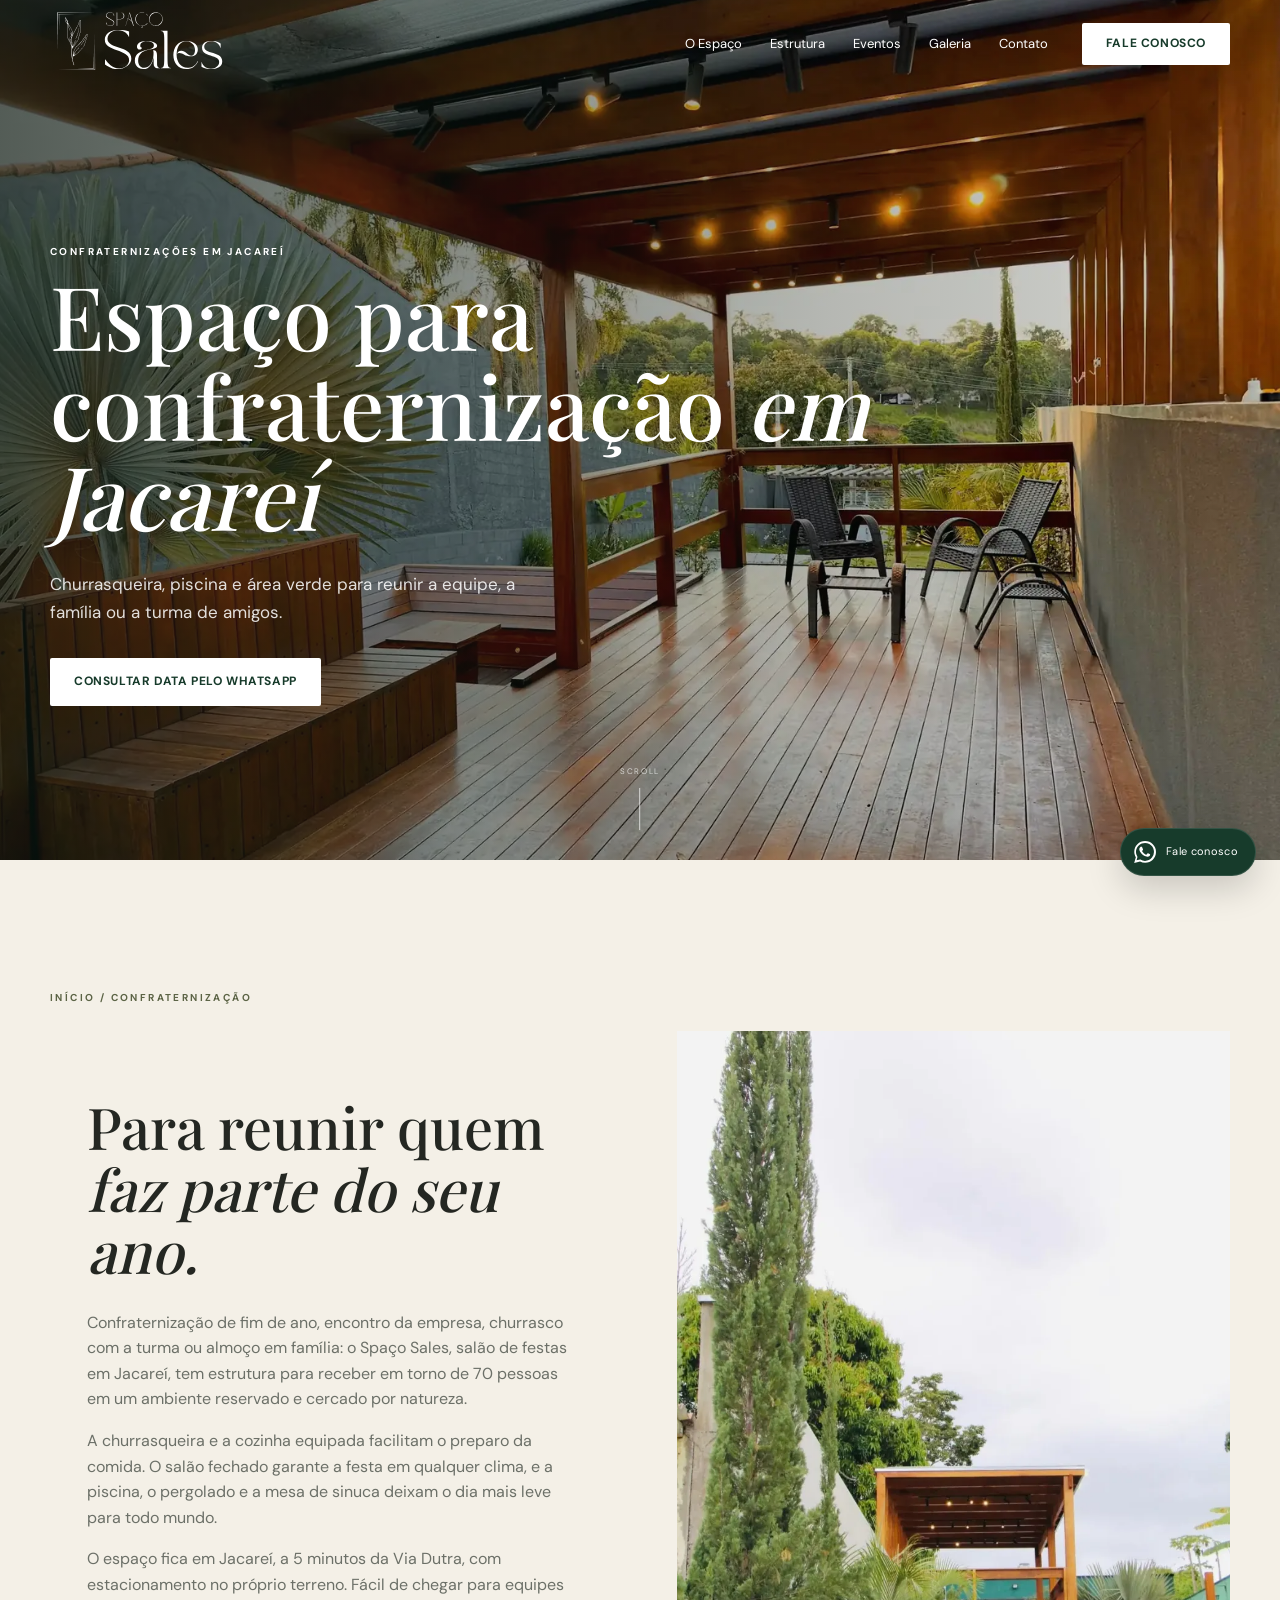
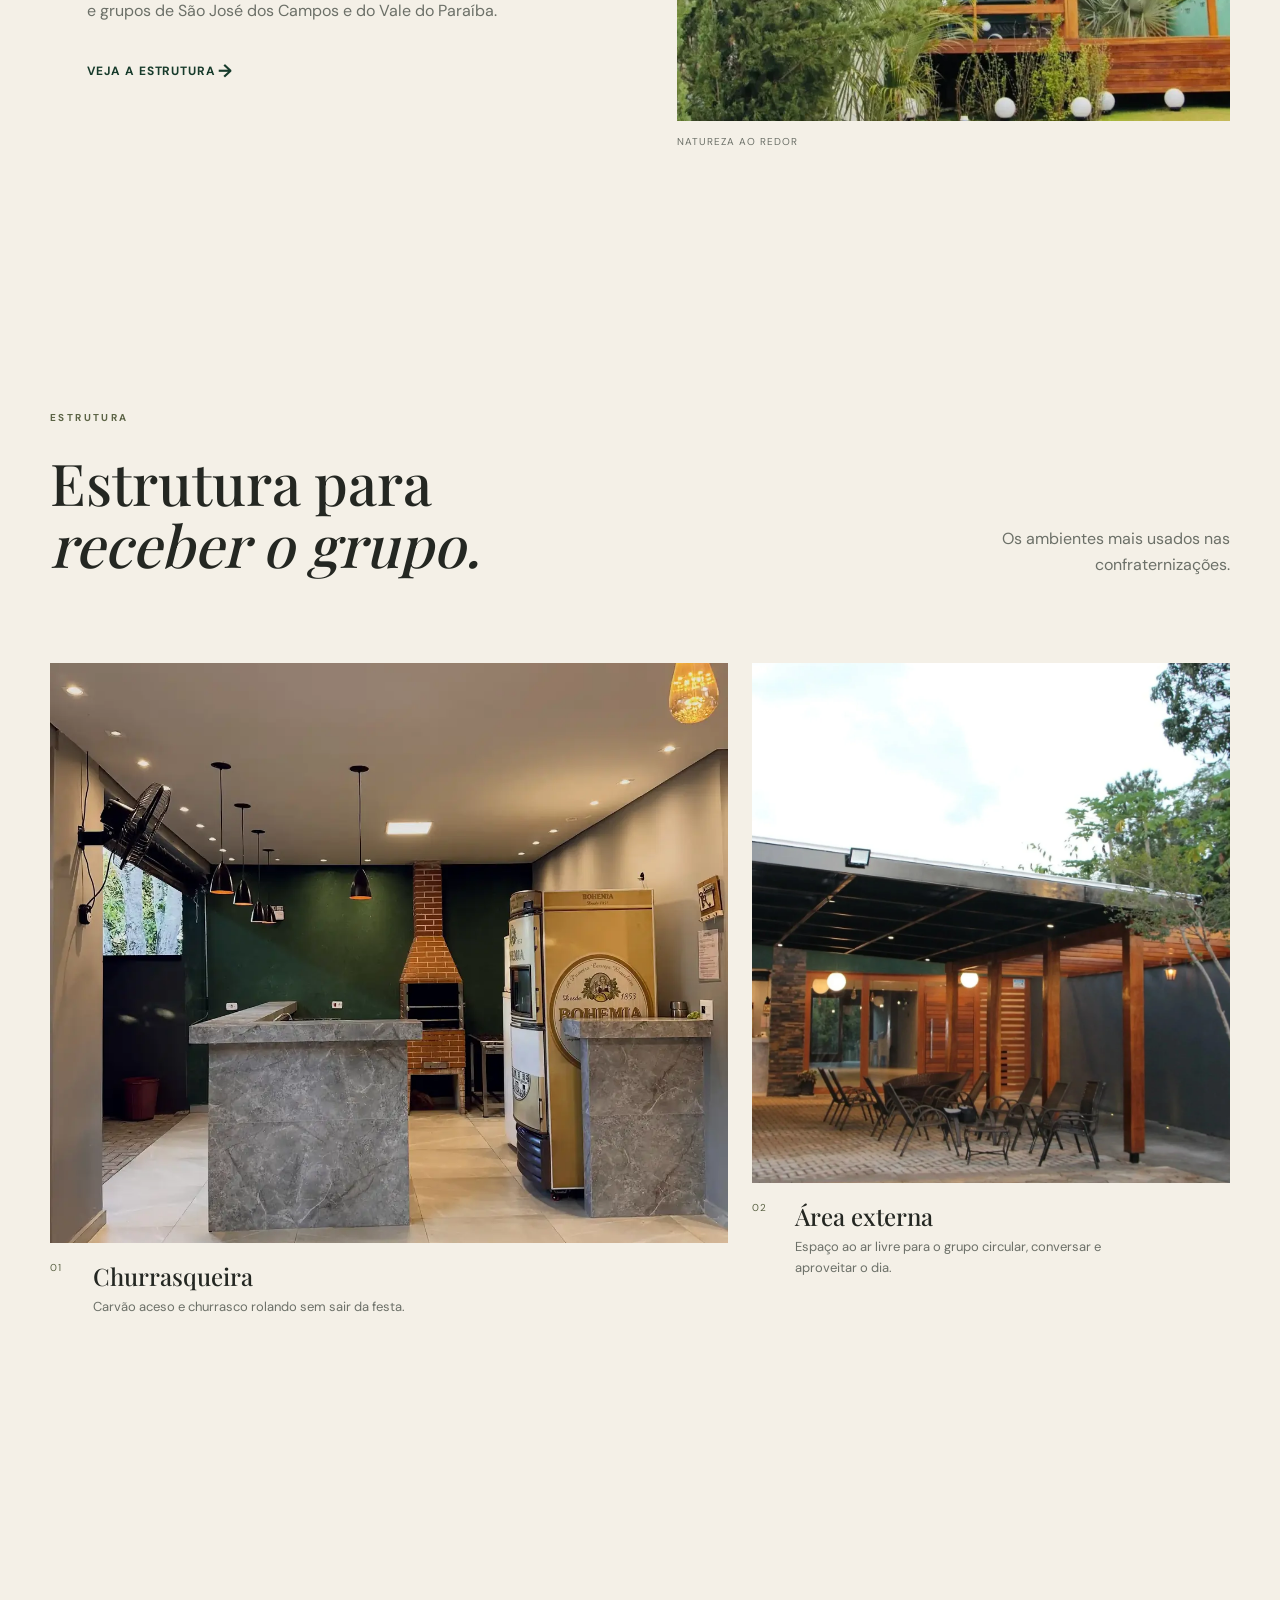
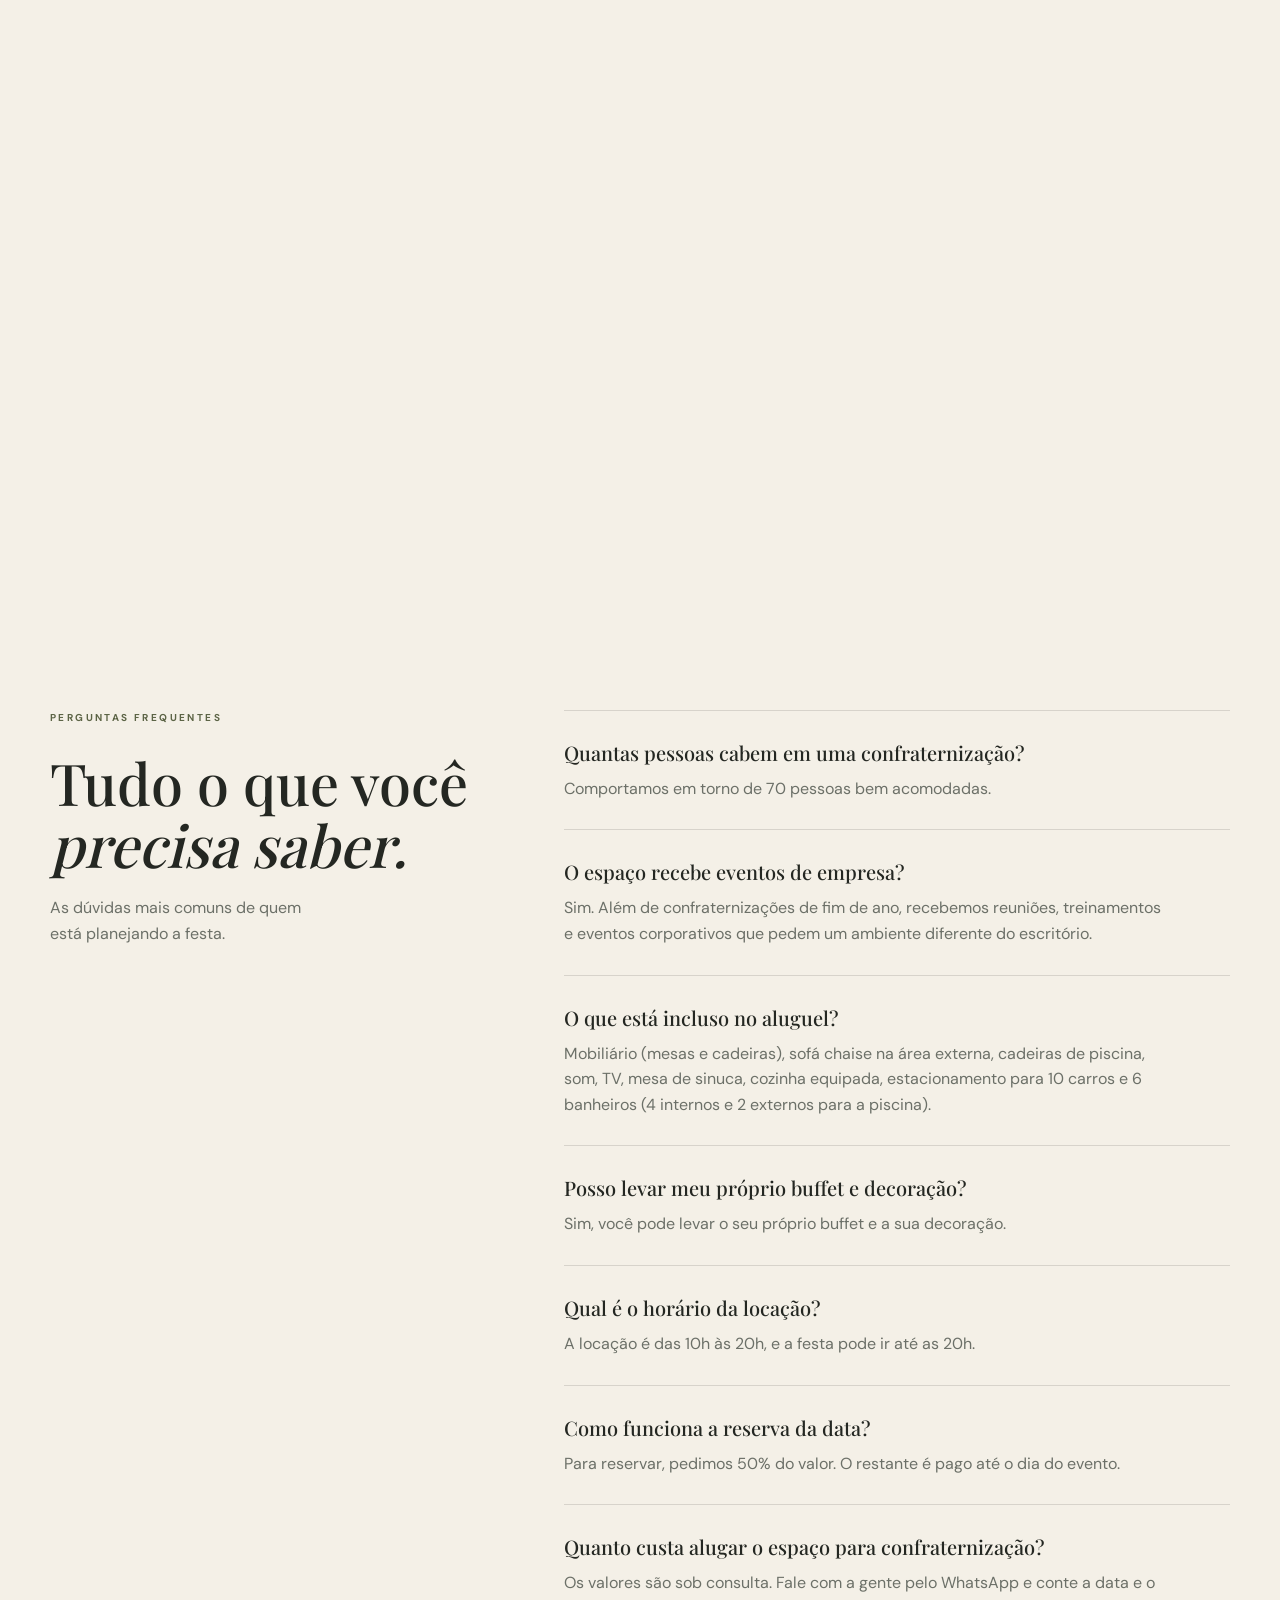
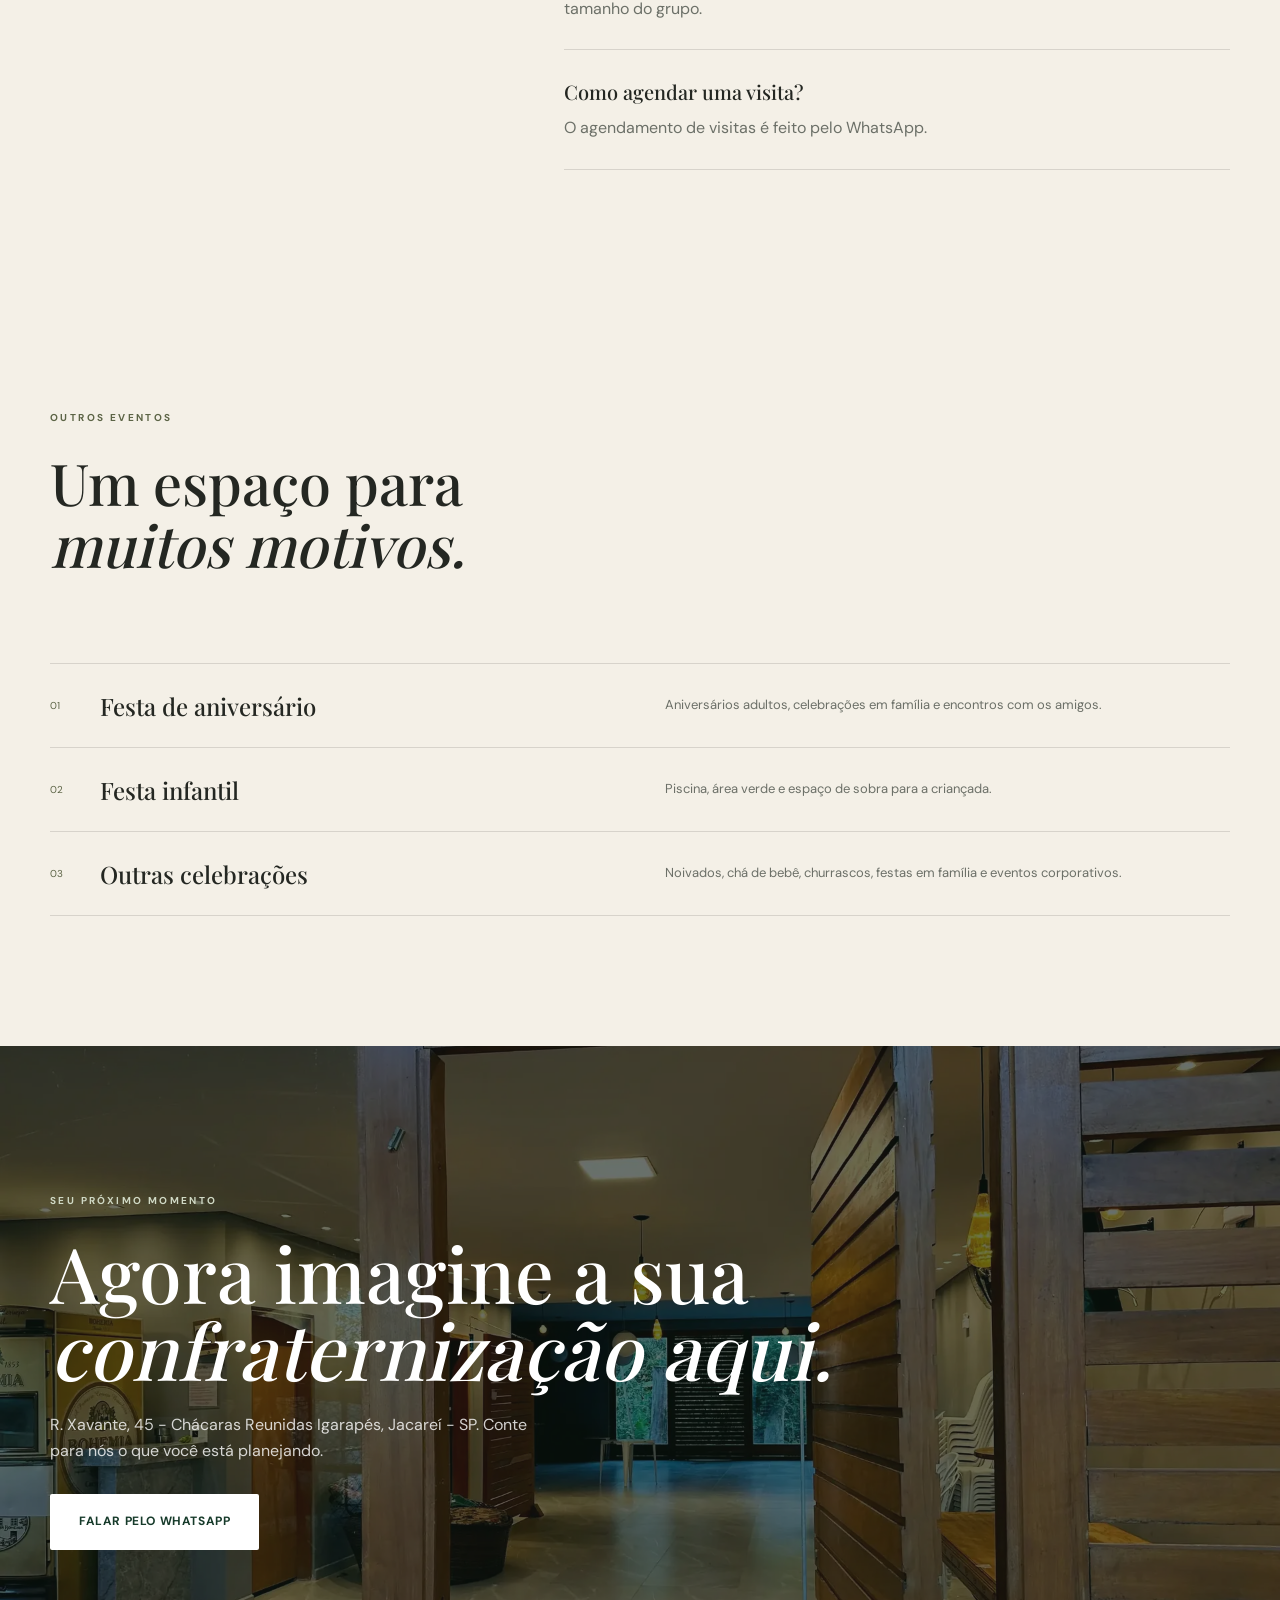
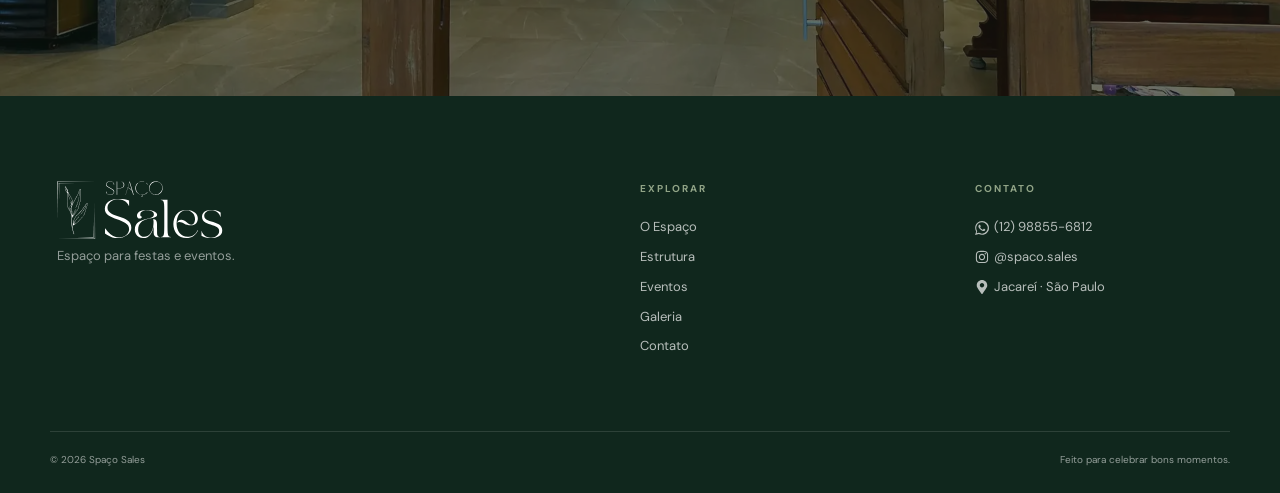
<file: confraternizacao/index.html>
<!doctype html>
<html lang="pt-BR">
<head>
  <meta charset="UTF-8">
  <meta name="viewport" content="width=device-width, initial-scale=1.0">
  <meta name="description" content="Salão e espaço para confraternização em Jacareí com churrasqueira, piscina e área verde para até 70 pessoas. Ideal para fim de ano e empresas.">
  <meta name="theme-color" content="#173b2b">
  <title>Espaço para Confraternização em Jacareí | Spaço Sales</title>
  <link rel="canonical" href="https://spacosales.com.br/confraternizacao/">
  <link rel="icon" type="image/svg+xml" href="/assets/img/logos/svg/logo-verde.svg">
  <link rel="icon" type="image/png" href="/assets/img/logos/png/logo-verde.png">
  <link rel="apple-touch-icon" href="/assets/img/logos/png/logo-verde-com-fundo.png">
  <link rel="preload" href="/assets/fonts/playfair_display_medium.woff2" as="font" type="font/woff2" crossorigin>
  <link rel="preload" href="/assets/fonts/dm_sans_regular.woff2" as="font" type="font/woff2" crossorigin>
  <link rel="stylesheet" href="/assets/css/styles.css">

  <script async src="https://www.googletagmanager.com/gtag/js?id=G-GKCP70MKEM"></script>
  <script>
    window.dataLayer = window.dataLayer || [];
    function gtag(){dataLayer.push(arguments);}
    gtag('js', new Date());
    gtag('config', 'G-GKCP70MKEM');
  </script>

  <meta property="og:type" content="website">
  <meta property="og:site_name" content="Spaço Sales">
  <meta property="og:title" content="Espaço para Confraternização em Jacareí | Spaço Sales">
  <meta property="og:description" content="Salão e espaço para confraternização em Jacareí com churrasqueira, piscina e área verde para até 70 pessoas. Ideal para fim de ano e empresas.">
  <meta property="og:image" content="https://spacosales.com.br/assets/img/og-image.jpg">
  <meta property="og:image:width" content="1200">
  <meta property="og:image:height" content="630">
  <meta property="og:image:alt" content="Área externa do Spaço Sales em Jacareí">
  <meta property="og:url" content="https://spacosales.com.br/confraternizacao/">
  <meta property="og:locale" content="pt_BR">
  <meta name="twitter:card" content="summary_large_image">

  <script type="application/ld+json">
{
  "@context": "https://schema.org",
  "@graph": [
    {
      "@type": "WebPage",
      "@id": "https://spacosales.com.br/confraternizacao/#webpage",
      "url": "https://spacosales.com.br/confraternizacao/",
      "name": "Espaço para Confraternização em Jacareí | Spaço Sales",
      "description": "Salão e espaço para confraternização em Jacareí com churrasqueira, piscina e área verde para até 70 pessoas. Ideal para fim de ano e empresas.",
      "inLanguage": "pt-BR",
      "about": {
        "@id": "https://spacosales.com.br/#business"
      },
      "primaryImageOfPage": "https://spacosales.com.br/assets/img/pergolado.webp",
      "breadcrumb": {
        "@id": "https://spacosales.com.br/confraternizacao/#breadcrumb"
      }
    },
    {
      "@type": "BreadcrumbList",
      "@id": "https://spacosales.com.br/confraternizacao/#breadcrumb",
      "itemListElement": [
        {
          "@type": "ListItem",
          "position": 1,
          "name": "Início",
          "item": "https://spacosales.com.br/"
        },
        {
          "@type": "ListItem",
          "position": 2,
          "name": "Confraternização",
          "item": "https://spacosales.com.br/confraternizacao/"
        }
      ]
    }
  ]
}
  </script>
</head>
<body>
  <header class="site-header" id="top">
    <nav class="nav container" aria-label="Navegação principal">
      <a class="brand" href="/" aria-label="Spaço Sales — início">
        <img class="brand-logo brand-logo-light" src="/assets/img/logos/svg/logo-principal-branco.svg" alt="Logo principal branco do Spaço Sales" width="562" height="187">
        <img class="brand-logo brand-logo-dark" src="/assets/img/logos/svg/logo-principal-verde.svg" alt="Logo principal verde do Spaço Sales" width="562" height="187">
      </a>

      <div class="nav-links" id="navLinks">
        <a href="/#espaco">O Espaço</a>
        <a href="/#estrutura">Estrutura</a>
        <a href="/#eventos">Eventos</a>
        <a href="/#galeria">Galeria</a>
        <a href="/#contato">Contato</a>
      </div>

      <a class="button button-nav" href="https://wa.me/5512988556812?text=Ol%C3%A1%21%20Quero%20fazer%20uma%20confraterniza%C3%A7%C3%A3o%20no%20Spa%C3%A7o%20Sales.%20Pode%20me%20passar%20mais%20informa%C3%A7%C3%B5es%3F" target="_blank" rel="noopener">Fale conosco</a>

      <button class="menu-toggle" aria-label="Abrir menu" aria-expanded="false" aria-controls="navLinks">
        <span></span><span></span><span></span>
      </button>
    </nav>
  </header>

  <main>
    <section class="hero" aria-labelledby="hero-title">
      <img class="hero-media image-hero" src="/assets/img/pergolado.webp" alt="Pergolado do Spaço Sales" width="1600" height="1200" fetchpriority="high" decoding="async">
      <div class="hero-overlay"></div>
      <div class="hero-content container">
        <p class="eyebrow">Confraternizações em Jacareí</p>
        <h1 id="hero-title">Espaço para <br>confraternização <em>em Jacareí</em></h1>
        <p class="hero-copy">Churrasqueira, piscina e área verde para reunir a equipe, a família ou a turma de amigos.</p>
        <div class="hero-actions">
          <a class="button button-light" href="https://wa.me/5512988556812?text=Ol%C3%A1%21%20Quero%20fazer%20uma%20confraterniza%C3%A7%C3%A3o%20no%20Spa%C3%A7o%20Sales.%20Pode%20me%20passar%20mais%20informa%C3%A7%C3%B5es%3F" target="_blank" rel="noopener">Consultar data pelo WhatsApp</a>
        </div>
      </div>
      <a class="scroll-cue" href="#espaco" aria-label="Rolar para o conteúdo">
        <span>SCROLL</span><i></i>
      </a>
    </section>

    <section class="intro section container" id="espaco">
      <div class="section-kicker"><a href="/">Início</a> / Confraternização</div>
      <div class="editorial-grid">
        <div class="editorial-copy reveal">
          <h2>Para reunir quem <br><em>faz parte do seu ano.</em></h2>
          <p>Confraternização de fim de ano, encontro da empresa, churrasco com a turma ou almoço em família: o Spaço Sales, salão de festas em Jacareí, tem estrutura para receber em torno de 70 pessoas em um ambiente reservado e cercado por natureza.</p>
          <p>A churrasqueira e a cozinha equipada facilitam o preparo da comida. O salão fechado garante a festa em qualquer clima, e a piscina, o pergolado e a mesa de sinuca deixam o dia mais leve para todo mundo.</p>
          <p>O espaço fica em Jacareí, a 5 minutos da Via Dutra, com estacionamento no próprio terreno. Fácil de chegar para equipes e grupos de São José dos Campos e do Vale do Paraíba.</p>
          <a class="text-link dark" href="#estrutura">Veja a estrutura <span>→</span></a>
        </div>
        <div class="editorial-photo reveal">
          <img class="image-tall" src="/assets/img/foto-espaco-01.webp" alt="O espaço do Spaço Sales" width="555" height="690" loading="lazy">
          <span class="photo-note">Natureza ao redor</span>
        </div>
      </div>
    </section>

    <section class="structure section container" id="estrutura">
      <div class="section-heading reveal">
        <div>
          <div class="section-kicker">Estrutura</div>
          <h2>Estrutura para <br><em>receber o grupo.</em></h2>
        </div>
        <div class="section-text">
          <p>Os ambientes mais usados nas confraternizações.</p>
        </div>
      </div>

      <div class="structure-grid">
        <article class="space-card space-card-large reveal">
          <img class="image-space-5" src="/assets/img/churrasqueira.webp" alt="Churrasqueira do Spaço Sales" width="680" height="580" loading="lazy">
          <div class="space-meta"><span>01</span><h3>Churrasqueira</h3><p>Carvão aceso e churrasco rolando sem sair da festa.</p></div>
        </article>
        <article class="space-card reveal">
          <img class="image-space-2" src="/assets/img/area_externa.webp" alt="Área externa do Spaço Sales" width="380" height="520" loading="lazy">
          <div class="space-meta"><span>02</span><h3>Área externa</h3><p>Espaço ao ar livre para o grupo circular, conversar e aproveitar o dia.</p></div>
        </article>
        <article class="space-card reveal">
          <img class="image-space-4" src="/assets/img/piscina.webp" alt="Piscina do Spaço Sales" width="480" height="450" loading="lazy">
          <div class="space-meta"><span>03</span><h3>Piscina</h3><p>Para aproveitar os dias de calor de dezembro a março.</p></div>
        </article>
        <article class="space-card reveal">
          <img class="image-space-7" src="/assets/img/estacionamento.webp" alt="Estacionamento do Spaço Sales" width="680" height="580" loading="lazy">
          <div class="space-meta"><span>04</span><h3>Estacionamento</h3><p>Vagas para 10 carros no próprio terreno, a poucos passos da entrada.</p></div>
        </article>
      </div>
    </section>

    <section class="faq section container" id="faq">
      <div class="faq-grid">
        <div class="faq-intro reveal">
          <div class="section-kicker">Perguntas frequentes</div>
          <h2>Tudo o que você<br><em>precisa saber.</em></h2>
          <p>As dúvidas mais comuns de quem está planejando a festa.</p>
        </div>
        <div class="faq-list reveal">
          <div class="faq-item">
            <h3>Quantas pessoas cabem em uma confraternização?</h3>
            <p>Comportamos em torno de 70 pessoas bem acomodadas.</p>
          </div>
          <div class="faq-item">
            <h3>O espaço recebe eventos de empresa?</h3>
            <p>Sim. Além de confraternizações de fim de ano, recebemos reuniões, treinamentos e eventos corporativos que pedem um ambiente diferente do escritório.</p>
          </div>
          <div class="faq-item">
            <h3>O que está incluso no aluguel?</h3>
            <p>Mobiliário (mesas e cadeiras), sofá chaise na área externa, cadeiras de piscina, som, TV, mesa de sinuca, cozinha equipada, estacionamento para 10 carros e 6 banheiros (4 internos e 2 externos para a piscina).</p>
          </div>
          <div class="faq-item">
            <h3>Posso levar meu próprio buffet e decoração?</h3>
            <p>Sim, você pode levar o seu próprio buffet e a sua decoração.</p>
          </div>
          <div class="faq-item">
            <h3>Qual é o horário da locação?</h3>
            <p>A locação é das 10h às 20h, e a festa pode ir até as 20h.</p>
          </div>
          <div class="faq-item">
            <h3>Como funciona a reserva da data?</h3>
            <p>Para reservar, pedimos 50% do valor. O restante é pago até o dia do evento.</p>
          </div>
          <div class="faq-item">
            <h3>Quanto custa alugar o espaço para confraternização?</h3>
            <p>Os valores são sob consulta. Fale com a gente pelo WhatsApp e conte a data e o tamanho do grupo.</p>
          </div>
          <div class="faq-item">
            <h3>Como agendar uma visita?</h3>
            <p>O agendamento de visitas é feito pelo WhatsApp.</p>
          </div>
        </div>
      </div>
    </section>

    <section class="other-events section container" id="eventos">
      <div class="section-heading reveal">
        <div>
          <div class="section-kicker">Outros eventos</div>
          <h2>Um espaço para<br><em>muitos motivos.</em></h2>
        </div>
      </div>
      <div class="event-list reveal">
        <div><span>01</span><strong><a href="/festa-de-aniversario/">Festa de aniversário</a></strong><small>Aniversários adultos, celebrações em família e encontros com os amigos.</small></div>
        <div><span>02</span><strong><a href="/festa-infantil/">Festa infantil</a></strong><small>Piscina, área verde e espaço de sobra para a criançada.</small></div>
        <div><span>03</span><strong><a href="/#eventos">Outras celebrações</a></strong><small>Noivados, chá de bebê, churrascos, festas em família e eventos corporativos.</small></div>
      </div>
    </section>

    <section class="final-cta">
      <img class="final-image image-wide" src="/assets/img/foto-final.webp" width="1920" height="1440" alt="Entrada do salão principal do Spaço Sales" loading="lazy">
      <div class="final-overlay"></div>
      <div class="final-content container reveal">
        <div class="section-kicker light-kicker">Seu próximo momento</div>
        <h2>Agora imagine a sua <br><em>confraternização aqui.</em></h2>
        <p>R. Xavante, 45 - Chácaras Reunidas Igarapés, Jacareí - SP. Conte para nós o que você está planejando.</p>
        <div class="hero-actions">
          <a class="button button-light button-large" href="https://wa.me/5512988556812?text=Ol%C3%A1%21%20Quero%20fazer%20uma%20confraterniza%C3%A7%C3%A3o%20no%20Spa%C3%A7o%20Sales.%20Pode%20me%20passar%20mais%20informa%C3%A7%C3%B5es%3F" target="_blank" rel="noopener">Falar pelo WhatsApp</a>
        </div>
      </div>
    </section>
  </main>

  <footer class="footer">
    <div class="container footer-grid">
      <div>
        <a class="brand brand-footer" href="/"><img class="brand-logo" src="/assets/img/logos/svg/logo-principal-branco.svg" alt="Spaço Sales" width="562" height="187" loading="lazy"></a>
        <p>Espaço para festas e eventos.</p>
      </div>
      <div>
        <h3>Explorar</h3>
        <a href="/#espaco">O Espaço</a><a href="/#estrutura">Estrutura</a><a href="/#eventos">Eventos</a><a href="/#galeria">Galeria</a><a href="/#contato">Contato</a>
      </div>
      <div>
        <h3>Contato</h3>
        <a class="footer-whatsapp" href="https://wa.me/5512988556812" target="_blank" rel="noopener">
          <svg viewBox="0 0 24 24" aria-hidden="true">
            <path d="M20.5 3.5A11.8 11.8 0 0 0 12.1 0C5.6 0 .3 5.3.3 11.8c0 2.1.6 4.2 1.7 6L.2 24l6.4-1.7a11.8 11.8 0 0 0 5.5 1.4h.1c6.5 0 11.8-5.3 11.8-11.8 0-3.2-1.2-6.2-3.5-8.4Zm-8.4 18.2h-.1a9.8 9.8 0 0 1-5-1.4l-.4-.2-3.8 1 1-3.7-.2-.4a9.8 9.8 0 1 1 8.5 4.7Zm5.4-7.3c-.3-.2-1.8-.9-2.1-1-.3-.1-.5-.2-.7.2-.2.3-.8 1-1 1.2-.2.2-.4.2-.7.1-.3-.2-1.3-.5-2.4-1.5-.9-.8-1.5-1.8-1.7-2.1-.2-.3 0-.5.1-.7l.5-.6c.2-.2.2-.3.3-.5.1-.2 0-.4 0-.5l-.9-2.2c-.2-.6-.5-.5-.7-.5h-.6c-.2 0-.5.1-.8.4-.3.3-1 1-1 2.4s1 2.8 1.1 3c.1.2 2 3.1 4.8 4.3.7.3 1.3.5 1.7.6.7.2 1.4.2 1.9.1.6-.1 1.8-.7 2-1.3.3-.6.3-1.2.2-1.3Z"/>
          </svg>(12) 98855-6812
        </a>
        <a class="footer-instagram" href="https://www.instagram.com/spaco.sales/" target="_blank" rel="noopener">
          <svg viewBox="0 0 448 512" aria-hidden="true">
            <path d="M224.1 141c-63.6 0-114.9 51.3-114.9 114.9s51.3 114.9 114.9 114.9S339 319.5 339 255.9 287.7 141 224.1 141zm0 189.6c-41.1 0-74.7-33.5-74.7-74.7s33.5-74.7 74.7-74.7 74.7 33.5 74.7 74.7-33.6 74.7-74.7 74.7zm146.4-194.3c0 14.9-12 26.8-26.8 26.8-14.9 0-26.8-12-26.8-26.8s12-26.8 26.8-26.8 26.8 12 26.8 26.8zm76.1 27.2c-1.7-35.9-9.9-67.7-36.2-93.9-26.2-26.2-58-34.4-93.9-36.2-37-2.1-147.9-2.1-184.9 0-35.8 1.7-67.6 9.9-93.9 36.1s-34.4 58-36.2 93.9c-2.1 37-2.1 147.9 0 184.9 1.7 35.9 9.9 67.7 36.2 93.9s58 34.4 93.9 36.2c37 2.1 147.9 2.1 184.9 0 35.9-1.7 67.7-9.9 93.9-36.2 26.2-26.2 34.4-58 36.2-93.9 2.1-37 2.1-147.8 0-184.8zM398.8 388c-7.8 19.6-22.9 34.7-42.6 42.6-29.5 11.7-99.5 9-132.1 9s-102.7 2.6-132.1-9c-19.6-7.8-34.7-22.9-42.6-42.6-11.7-29.5-9-99.5-9-132.1s-2.6-102.7 9-132.1c7.8-19.6 22.9-34.7 42.6-42.6 29.5-11.7 99.5-9 132.1-9s102.7-2.6 132.1 9c19.6 7.8 34.7 22.9 42.6 42.6 11.7 29.5 9 99.5 9 132.1s2.7 102.7-9 132.1z"/>
          </svg>@spaco.sales
        </a>
        <span class="footer-location">
          <svg viewBox="0 0 384 512" aria-hidden="true">
            <path d="M172.268 501.67C26.97 291.031 0 269.413 0 192 0 85.961 85.961 0 192 0s192 85.961 192 192c0 77.413-26.97 99.031-172.268 309.67-9.535 13.774-29.93 13.773-39.464 0zM192 272c44.183 0 80-35.817 80-80s-35.817-80-80-80-80 35.817-80 80 35.817 80 80 80z"/>
          </svg>Jacareí · São Paulo
        </span>
      </div>
    </div>
    <div class="container footer-bottom"><span>© 2026 Spaço Sales</span><span>Feito para celebrar bons momentos.</span></div>
  </footer>

  <a class="whatsapp-float" href="https://wa.me/5512988556812?text=Ol%C3%A1!%20Gostaria%20de%20conhecer%20o%20Spa%C3%A7o%20Sales." target="_blank" rel="noopener" aria-label="Falar com o Spaço Sales pelo WhatsApp">
    <svg viewBox="0 0 24 24" aria-hidden="true"><path d="M20.5 3.5A11.8 11.8 0 0 0 12.1 0C5.6 0 .3 5.3.3 11.8c0 2.1.6 4.2 1.7 6L.2 24l6.4-1.7a11.8 11.8 0 0 0 5.5 1.4h.1c6.5 0 11.8-5.3 11.8-11.8 0-3.2-1.2-6.2-3.5-8.4Zm-8.4 18.2h-.1a9.8 9.8 0 0 1-5-1.4l-.4-.2-3.8 1 1-3.7-.2-.4a9.8 9.8 0 1 1 8.5 4.7Zm5.4-7.3c-.3-.2-1.8-.9-2.1-1-.3-.1-.5-.2-.7.2-.2.3-.8 1-1 1.2-.2.2-.4.2-.7.1-.3-.2-1.3-.5-2.4-1.5-.9-.8-1.5-1.8-1.7-2.1-.2-.3 0-.5.1-.7l.5-.6c.2-.2.2-.3.3-.5.1-.2 0-.4 0-.5l-.9-2.2c-.2-.6-.5-.5-.7-.5h-.6c-.2 0-.5.1-.8.4-.3.3-1 1-1 2.4s1 2.8 1.1 3c.1.2 2 3.1 4.8 4.3.7.3 1.3.5 1.7.6.7.2 1.4.2 1.9.1.6-.1 1.8-.7 2-1.3.3-.6.3-1.2.2-1.3Z"/></svg>
    <span>Fale conosco</span>
  </a>

  <script src="/assets/scripts/script.js"></script>
</body>
</html>
</file>
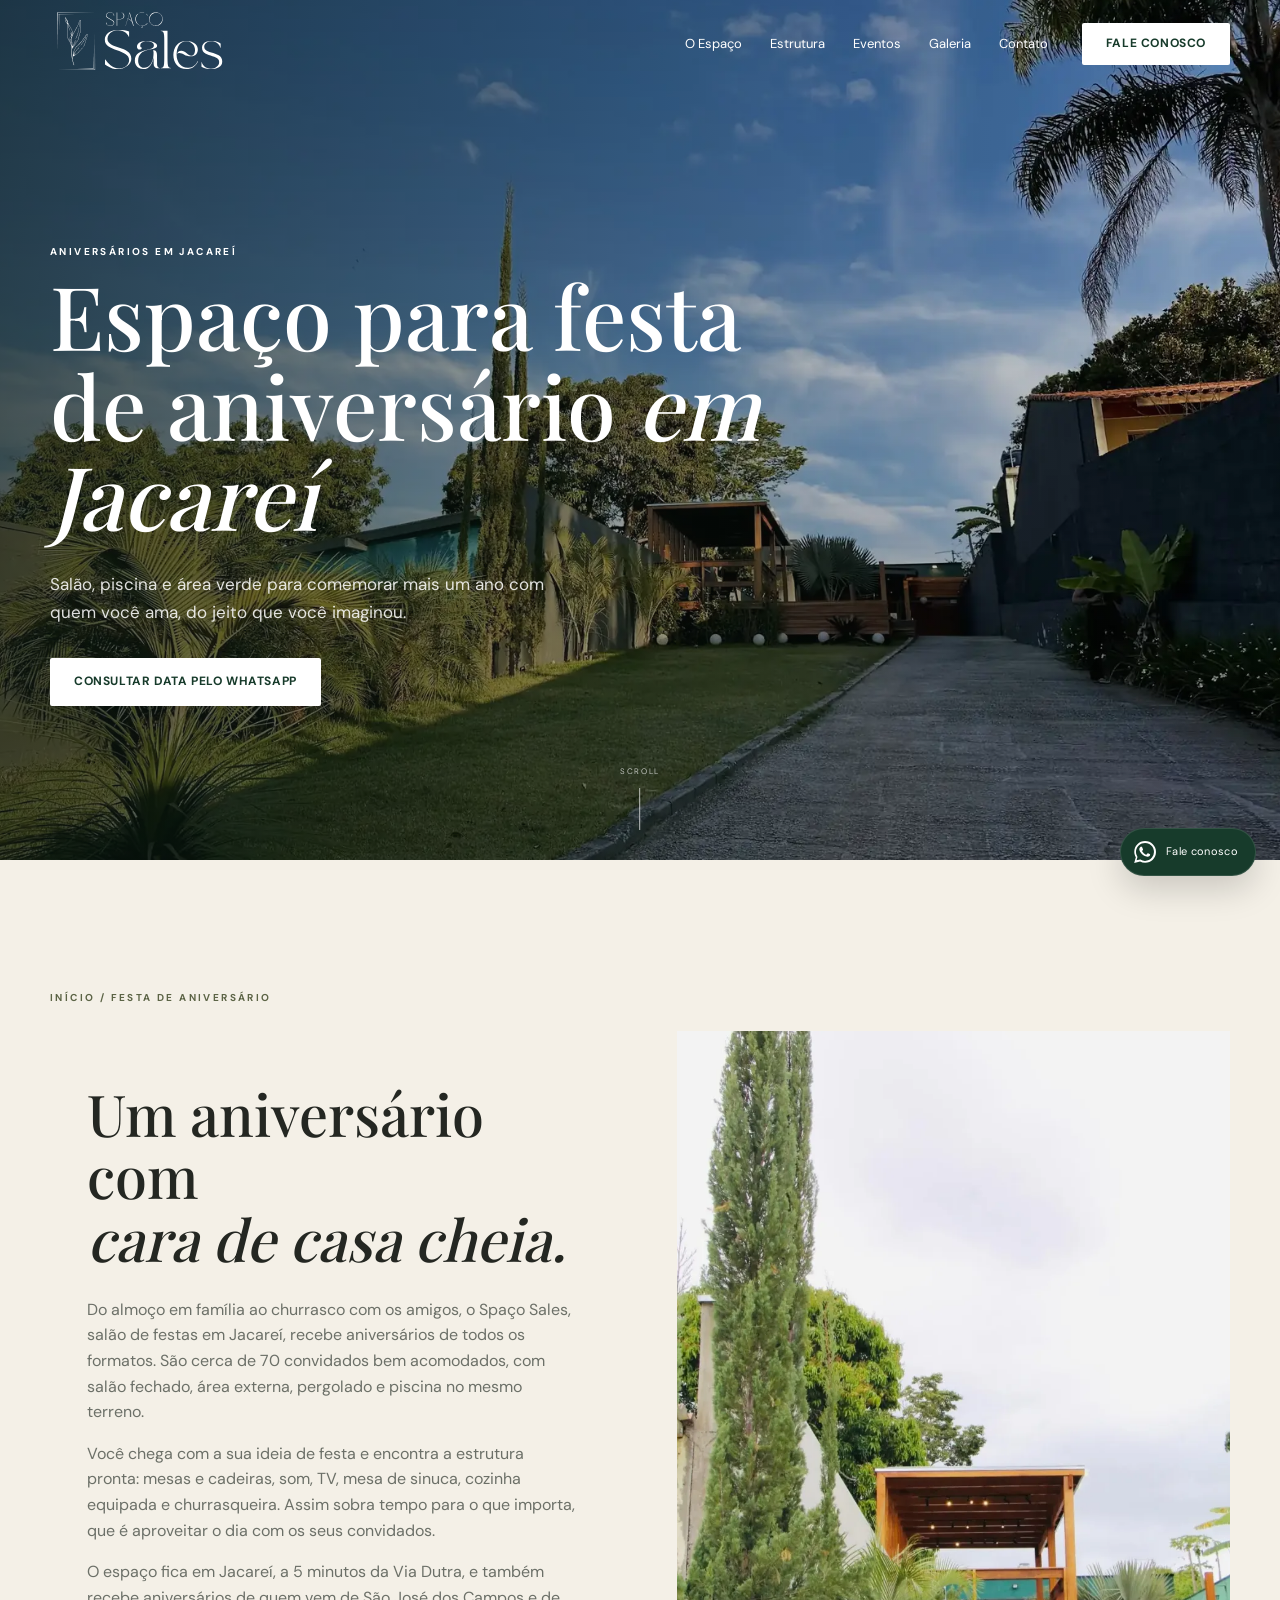
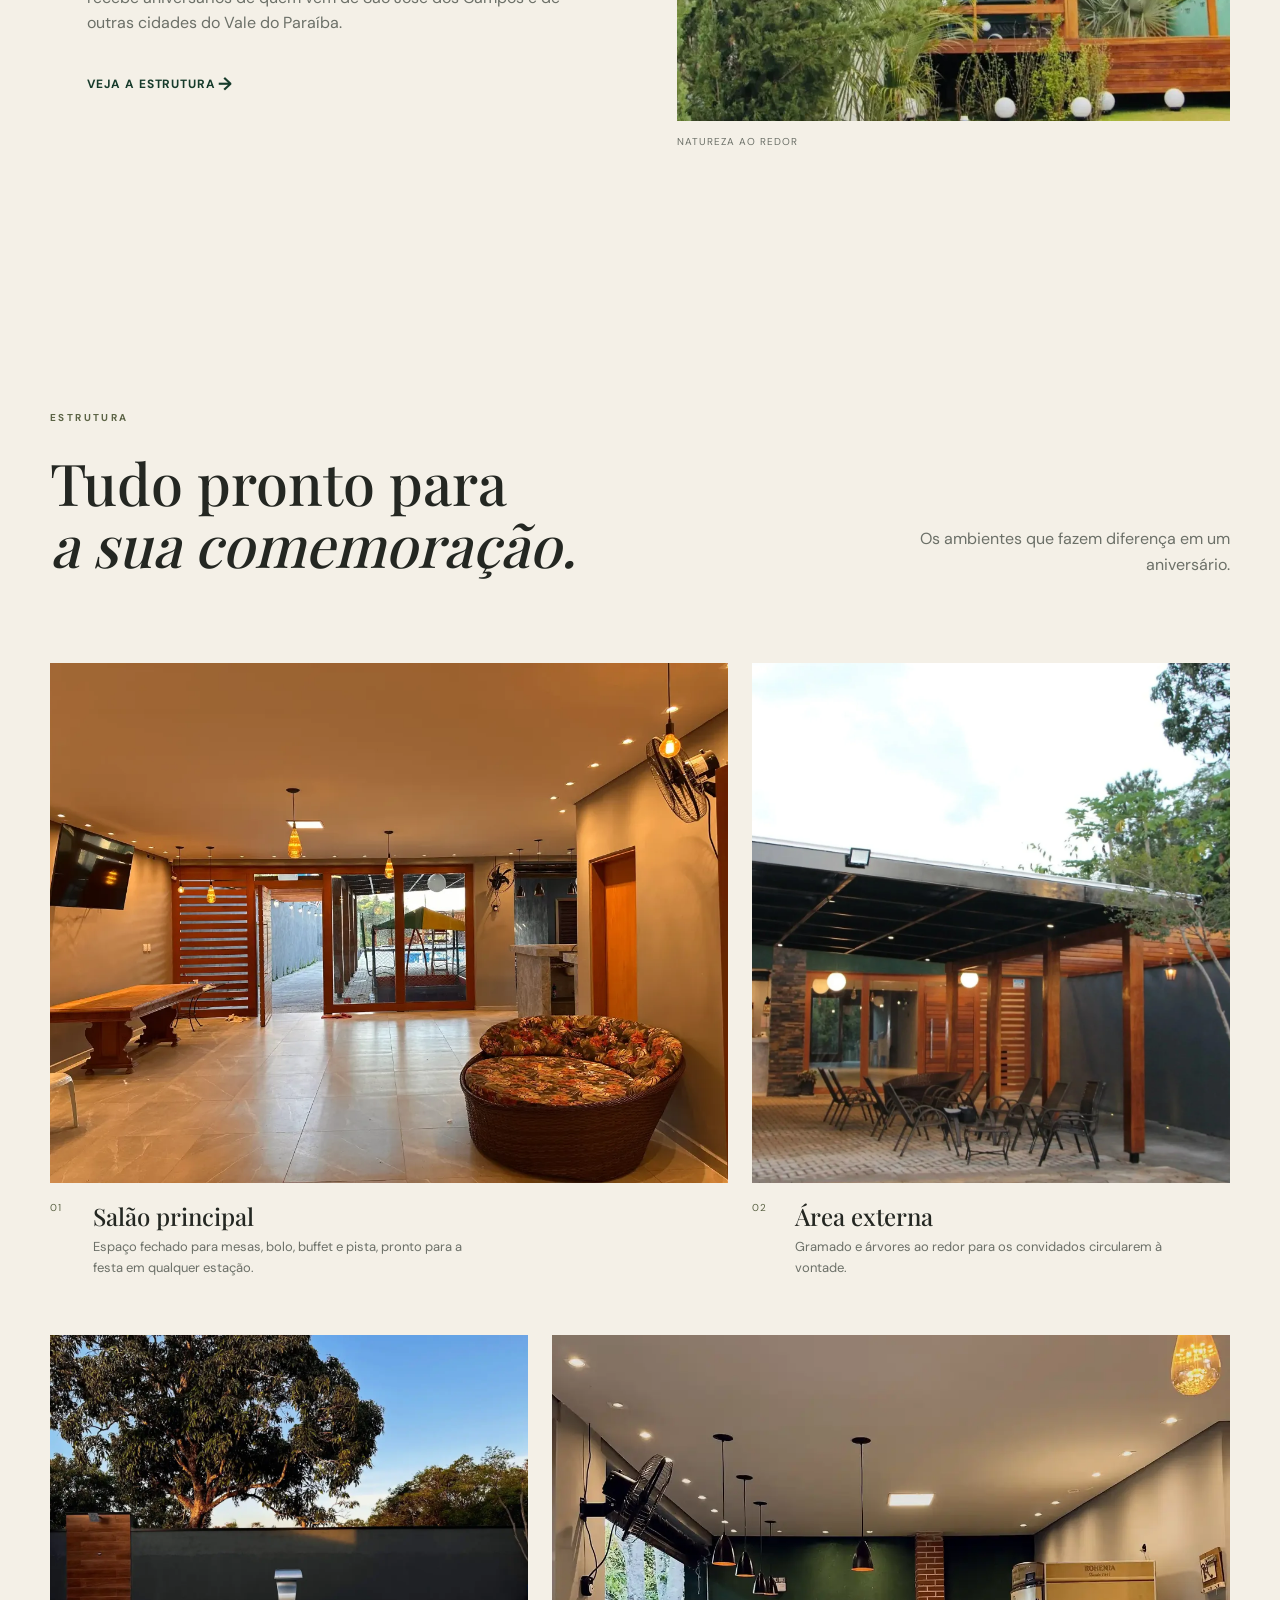
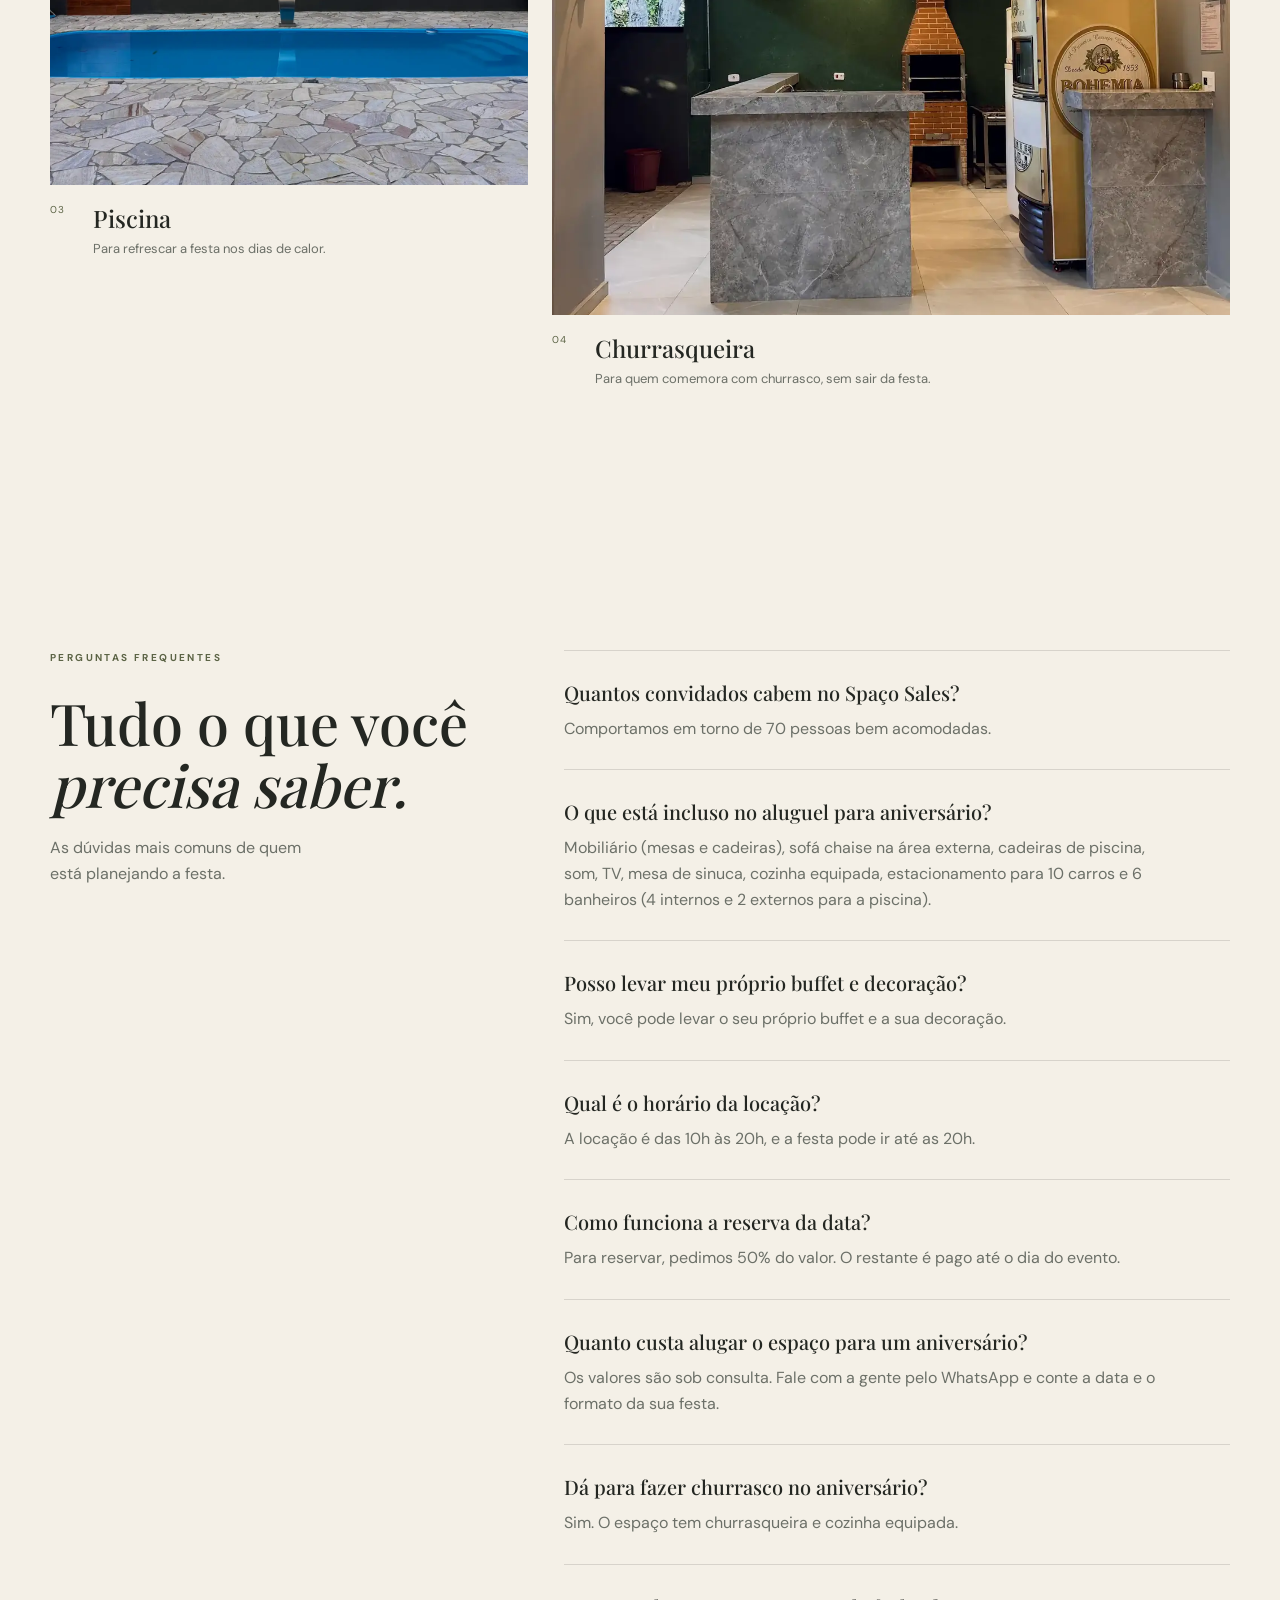
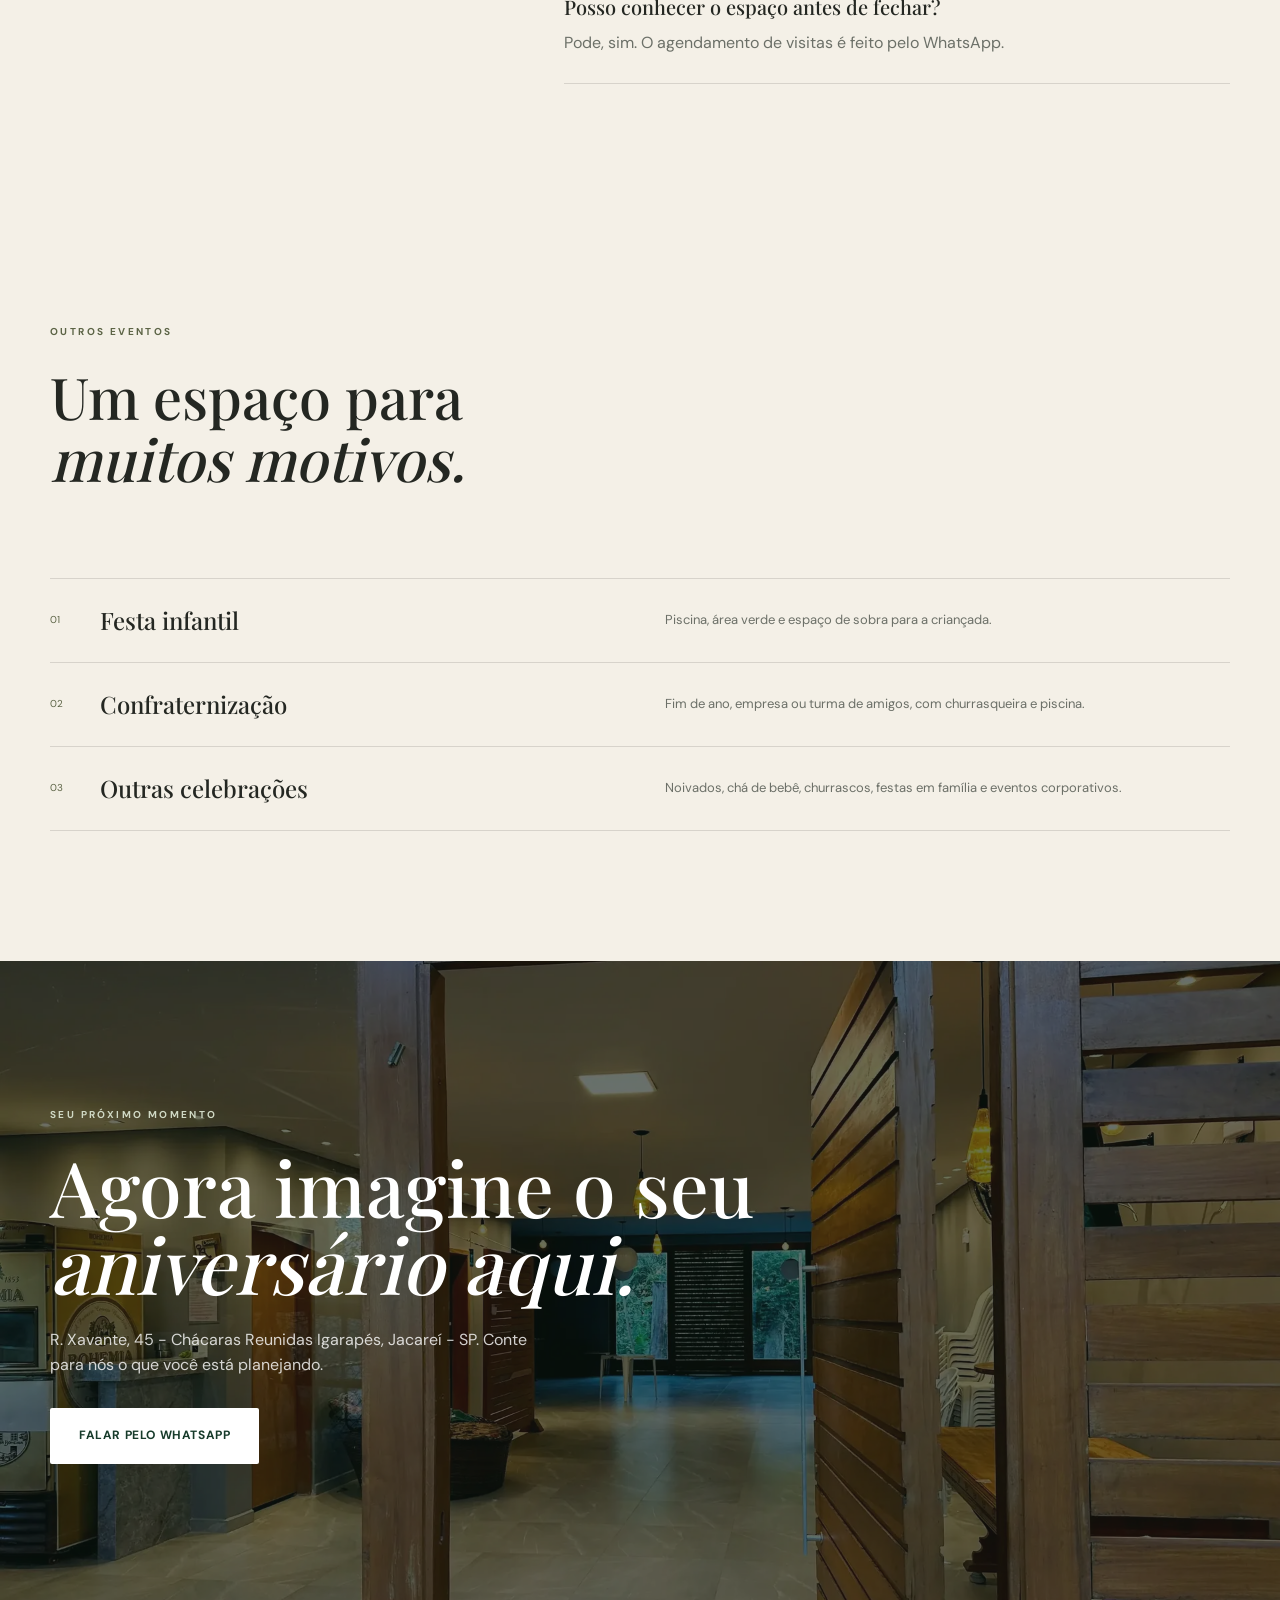
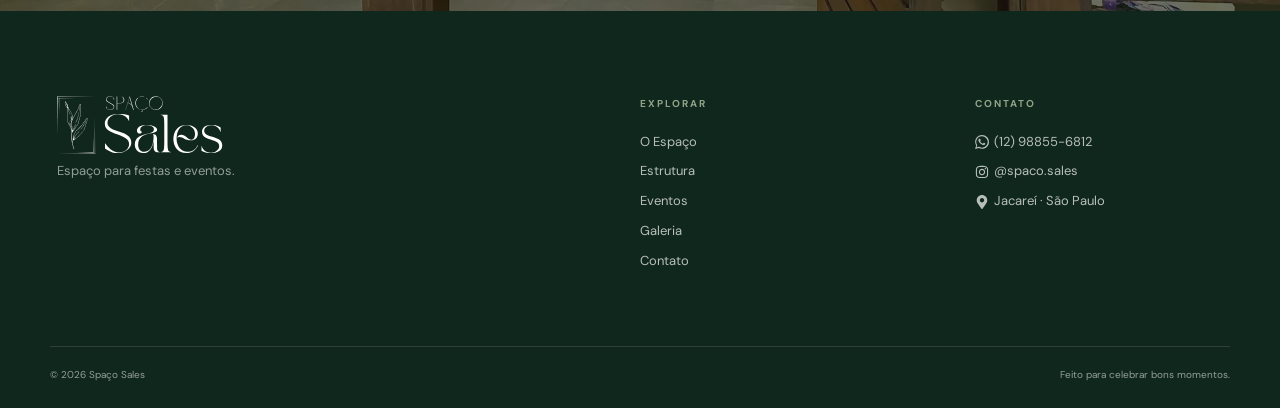
<file: festa-de-aniversario/index.html>
<!doctype html>
<html lang="pt-BR">
<head>
  <meta charset="UTF-8">
  <meta name="viewport" content="width=device-width, initial-scale=1.0">
  <meta name="description" content="Salão para festa de aniversário em Jacareí com piscina, churrasqueira e área verde para até 70 convidados. Agende sua visita pelo WhatsApp.">
  <meta name="theme-color" content="#173b2b">
  <title>Salão para Festa de Aniversário em Jacareí | Spaço Sales</title>
  <link rel="canonical" href="https://spacosales.com.br/festa-de-aniversario/">
  <link rel="icon" type="image/svg+xml" href="/assets/img/logos/svg/logo-verde.svg">
  <link rel="icon" type="image/png" href="/assets/img/logos/png/logo-verde.png">
  <link rel="apple-touch-icon" href="/assets/img/logos/png/logo-verde-com-fundo.png">
  <link rel="preload" href="/assets/fonts/playfair_display_medium.woff2" as="font" type="font/woff2" crossorigin>
  <link rel="preload" href="/assets/fonts/dm_sans_regular.woff2" as="font" type="font/woff2" crossorigin>
  <link rel="stylesheet" href="/assets/css/styles.css">

  <script async src="https://www.googletagmanager.com/gtag/js?id=G-GKCP70MKEM"></script>
  <script>
    window.dataLayer = window.dataLayer || [];
    function gtag(){dataLayer.push(arguments);}
    gtag('js', new Date());
    gtag('config', 'G-GKCP70MKEM');
  </script>

  <meta property="og:type" content="website">
  <meta property="og:site_name" content="Spaço Sales">
  <meta property="og:title" content="Salão para Festa de Aniversário em Jacareí | Spaço Sales">
  <meta property="og:description" content="Salão para festa de aniversário em Jacareí com piscina, churrasqueira e área verde para até 70 convidados. Agende sua visita pelo WhatsApp.">
  <meta property="og:image" content="https://spacosales.com.br/assets/img/og-image.jpg">
  <meta property="og:image:width" content="1200">
  <meta property="og:image:height" content="630">
  <meta property="og:image:alt" content="Área externa do Spaço Sales em Jacareí">
  <meta property="og:url" content="https://spacosales.com.br/festa-de-aniversario/">
  <meta property="og:locale" content="pt_BR">
  <meta name="twitter:card" content="summary_large_image">

  <script type="application/ld+json">
{
  "@context": "https://schema.org",
  "@graph": [
    {
      "@type": "WebPage",
      "@id": "https://spacosales.com.br/festa-de-aniversario/#webpage",
      "url": "https://spacosales.com.br/festa-de-aniversario/",
      "name": "Salão para Festa de Aniversário em Jacareí | Spaço Sales",
      "description": "Salão para festa de aniversário em Jacareí com piscina, churrasqueira e área verde para até 70 convidados. Agende sua visita pelo WhatsApp.",
      "inLanguage": "pt-BR",
      "about": {
        "@id": "https://spacosales.com.br/#business"
      },
      "primaryImageOfPage": "https://spacosales.com.br/assets/img/foto-01.webp",
      "breadcrumb": {
        "@id": "https://spacosales.com.br/festa-de-aniversario/#breadcrumb"
      }
    },
    {
      "@type": "BreadcrumbList",
      "@id": "https://spacosales.com.br/festa-de-aniversario/#breadcrumb",
      "itemListElement": [
        {
          "@type": "ListItem",
          "position": 1,
          "name": "Início",
          "item": "https://spacosales.com.br/"
        },
        {
          "@type": "ListItem",
          "position": 2,
          "name": "Festa de aniversário",
          "item": "https://spacosales.com.br/festa-de-aniversario/"
        }
      ]
    }
  ]
}
  </script>
</head>
<body>
  <header class="site-header" id="top">
    <nav class="nav container" aria-label="Navegação principal">
      <a class="brand" href="/" aria-label="Spaço Sales — início">
        <img class="brand-logo brand-logo-light" src="/assets/img/logos/svg/logo-principal-branco.svg" alt="Logo principal branco do Spaço Sales" width="562" height="187">
        <img class="brand-logo brand-logo-dark" src="/assets/img/logos/svg/logo-principal-verde.svg" alt="Logo principal verde do Spaço Sales" width="562" height="187">
      </a>

      <div class="nav-links" id="navLinks">
        <a href="/#espaco">O Espaço</a>
        <a href="/#estrutura">Estrutura</a>
        <a href="/#eventos">Eventos</a>
        <a href="/#galeria">Galeria</a>
        <a href="/#contato">Contato</a>
      </div>

      <a class="button button-nav" href="https://wa.me/5512988556812?text=Ol%C3%A1%21%20Quero%20fazer%20meu%20anivers%C3%A1rio%20no%20Spa%C3%A7o%20Sales.%20Pode%20me%20passar%20mais%20informa%C3%A7%C3%B5es%3F" target="_blank" rel="noopener">Fale conosco</a>

      <button class="menu-toggle" aria-label="Abrir menu" aria-expanded="false" aria-controls="navLinks">
        <span></span><span></span><span></span>
      </button>
    </nav>
  </header>

  <main>
    <section class="hero" aria-labelledby="hero-title">
      <img class="hero-media image-hero" src="/assets/img/foto-01.webp" alt="Entrada e área verde do Spaço Sales em Jacareí" width="1600" height="1200" fetchpriority="high" decoding="async">
      <div class="hero-overlay"></div>
      <div class="hero-content container">
        <p class="eyebrow">Aniversários em Jacareí</p>
        <h1 id="hero-title">Espaço para festa <br>de aniversário <em>em Jacareí</em></h1>
        <p class="hero-copy">Salão, piscina e área verde para comemorar mais um ano com quem você ama, do jeito que você imaginou.</p>
        <div class="hero-actions">
          <a class="button button-light" href="https://wa.me/5512988556812?text=Ol%C3%A1%21%20Quero%20fazer%20meu%20anivers%C3%A1rio%20no%20Spa%C3%A7o%20Sales.%20Pode%20me%20passar%20mais%20informa%C3%A7%C3%B5es%3F" target="_blank" rel="noopener">Consultar data pelo WhatsApp</a>
        </div>
      </div>
      <a class="scroll-cue" href="#espaco" aria-label="Rolar para o conteúdo">
        <span>SCROLL</span><i></i>
      </a>
    </section>

    <section class="intro section container" id="espaco">
      <div class="section-kicker"><a href="/">Início</a> / Festa de aniversário</div>
      <div class="editorial-grid">
        <div class="editorial-copy reveal">
          <h2>Um aniversário com <br><em>cara de casa cheia.</em></h2>
          <p>Do almoço em família ao churrasco com os amigos, o Spaço Sales, salão de festas em Jacareí, recebe aniversários de todos os formatos. São cerca de 70 convidados bem acomodados, com salão fechado, área externa, pergolado e piscina no mesmo terreno.</p>
          <p>Você chega com a sua ideia de festa e encontra a estrutura pronta: mesas e cadeiras, som, TV, mesa de sinuca, cozinha equipada e churrasqueira. Assim sobra tempo para o que importa, que é aproveitar o dia com os seus convidados.</p>
          <p>O espaço fica em Jacareí, a 5 minutos da Via Dutra, e também recebe aniversários de quem vem de São José dos Campos e de outras cidades do Vale do Paraíba.</p>
          <a class="text-link dark" href="#estrutura">Veja a estrutura <span>→</span></a>
        </div>
        <div class="editorial-photo reveal">
          <img class="image-tall" src="/assets/img/foto-espaco-01.webp" alt="O espaço do Spaço Sales" width="555" height="690" loading="lazy">
          <span class="photo-note">Natureza ao redor</span>
        </div>
      </div>
    </section>

    <section class="structure section container" id="estrutura">
      <div class="section-heading reveal">
        <div>
          <div class="section-kicker">Estrutura</div>
          <h2>Tudo pronto para <br><em>a sua comemoração.</em></h2>
        </div>
        <div class="section-text">
          <p>Os ambientes que fazem diferença em um aniversário.</p>
        </div>
      </div>

      <div class="structure-grid">
        <article class="space-card space-card-large reveal">
          <img class="image-space-1" src="/assets/img/salao_principal.webp" alt="Salão principal do Spaço Sales" width="670" height="520" loading="lazy">
          <div class="space-meta"><span>01</span><h3>Salão principal</h3><p>Espaço fechado para mesas, bolo, buffet e pista, pronto para a festa em qualquer estação.</p></div>
        </article>
        <article class="space-card reveal">
          <img class="image-space-2" src="/assets/img/area_externa.webp" alt="Área externa do Spaço Sales" width="380" height="520" loading="lazy">
          <div class="space-meta"><span>02</span><h3>Área externa</h3><p>Gramado e árvores ao redor para os convidados circularem à vontade.</p></div>
        </article>
        <article class="space-card reveal">
          <img class="image-space-4" src="/assets/img/piscina.webp" alt="Piscina do Spaço Sales" width="480" height="450" loading="lazy">
          <div class="space-meta"><span>03</span><h3>Piscina</h3><p>Para refrescar a festa nos dias de calor.</p></div>
        </article>
        <article class="space-card reveal">
          <img class="image-space-5" src="/assets/img/churrasqueira.webp" alt="Churrasqueira do Spaço Sales" width="680" height="580" loading="lazy">
          <div class="space-meta"><span>04</span><h3>Churrasqueira</h3><p>Para quem comemora com churrasco, sem sair da festa.</p></div>
        </article>
      </div>
    </section>

    <section class="faq section container" id="faq">
      <div class="faq-grid">
        <div class="faq-intro reveal">
          <div class="section-kicker">Perguntas frequentes</div>
          <h2>Tudo o que você<br><em>precisa saber.</em></h2>
          <p>As dúvidas mais comuns de quem está planejando a festa.</p>
        </div>
        <div class="faq-list reveal">
          <div class="faq-item">
            <h3>Quantos convidados cabem no Spaço Sales?</h3>
            <p>Comportamos em torno de 70 pessoas bem acomodadas.</p>
          </div>
          <div class="faq-item">
            <h3>O que está incluso no aluguel para aniversário?</h3>
            <p>Mobiliário (mesas e cadeiras), sofá chaise na área externa, cadeiras de piscina, som, TV, mesa de sinuca, cozinha equipada, estacionamento para 10 carros e 6 banheiros (4 internos e 2 externos para a piscina).</p>
          </div>
          <div class="faq-item">
            <h3>Posso levar meu próprio buffet e decoração?</h3>
            <p>Sim, você pode levar o seu próprio buffet e a sua decoração.</p>
          </div>
          <div class="faq-item">
            <h3>Qual é o horário da locação?</h3>
            <p>A locação é das 10h às 20h, e a festa pode ir até as 20h.</p>
          </div>
          <div class="faq-item">
            <h3>Como funciona a reserva da data?</h3>
            <p>Para reservar, pedimos 50% do valor. O restante é pago até o dia do evento.</p>
          </div>
          <div class="faq-item">
            <h3>Quanto custa alugar o espaço para um aniversário?</h3>
            <p>Os valores são sob consulta. Fale com a gente pelo WhatsApp e conte a data e o formato da sua festa.</p>
          </div>
          <div class="faq-item">
            <h3>Dá para fazer churrasco no aniversário?</h3>
            <p>Sim. O espaço tem churrasqueira e cozinha equipada.</p>
          </div>
          <div class="faq-item">
            <h3>Posso conhecer o espaço antes de fechar?</h3>
            <p>Pode, sim. O agendamento de visitas é feito pelo WhatsApp.</p>
          </div>
        </div>
      </div>
    </section>

    <section class="other-events section container" id="eventos">
      <div class="section-heading reveal">
        <div>
          <div class="section-kicker">Outros eventos</div>
          <h2>Um espaço para<br><em>muitos motivos.</em></h2>
        </div>
      </div>
      <div class="event-list reveal">
        <div><span>01</span><strong><a href="/festa-infantil/">Festa infantil</a></strong><small>Piscina, área verde e espaço de sobra para a criançada.</small></div>
        <div><span>02</span><strong><a href="/confraternizacao/">Confraternização</a></strong><small>Fim de ano, empresa ou turma de amigos, com churrasqueira e piscina.</small></div>
        <div><span>03</span><strong><a href="/#eventos">Outras celebrações</a></strong><small>Noivados, chá de bebê, churrascos, festas em família e eventos corporativos.</small></div>
      </div>
    </section>

    <section class="final-cta">
      <img class="final-image image-wide" src="/assets/img/foto-final.webp" width="1920" height="1440" alt="Entrada do salão principal do Spaço Sales" loading="lazy">
      <div class="final-overlay"></div>
      <div class="final-content container reveal">
        <div class="section-kicker light-kicker">Seu próximo momento</div>
        <h2>Agora imagine o seu <br><em>aniversário aqui.</em></h2>
        <p>R. Xavante, 45 - Chácaras Reunidas Igarapés, Jacareí - SP. Conte para nós o que você está planejando.</p>
        <div class="hero-actions">
          <a class="button button-light button-large" href="https://wa.me/5512988556812?text=Ol%C3%A1%21%20Quero%20fazer%20meu%20anivers%C3%A1rio%20no%20Spa%C3%A7o%20Sales.%20Pode%20me%20passar%20mais%20informa%C3%A7%C3%B5es%3F" target="_blank" rel="noopener">Falar pelo WhatsApp</a>
        </div>
      </div>
    </section>
  </main>

  <footer class="footer">
    <div class="container footer-grid">
      <div>
        <a class="brand brand-footer" href="/"><img class="brand-logo" src="/assets/img/logos/svg/logo-principal-branco.svg" alt="Spaço Sales" width="562" height="187" loading="lazy"></a>
        <p>Espaço para festas e eventos.</p>
      </div>
      <div>
        <h3>Explorar</h3>
        <a href="/#espaco">O Espaço</a><a href="/#estrutura">Estrutura</a><a href="/#eventos">Eventos</a><a href="/#galeria">Galeria</a><a href="/#contato">Contato</a>
      </div>
      <div>
        <h3>Contato</h3>
        <a class="footer-whatsapp" href="https://wa.me/5512988556812" target="_blank" rel="noopener">
          <svg viewBox="0 0 24 24" aria-hidden="true">
            <path d="M20.5 3.5A11.8 11.8 0 0 0 12.1 0C5.6 0 .3 5.3.3 11.8c0 2.1.6 4.2 1.7 6L.2 24l6.4-1.7a11.8 11.8 0 0 0 5.5 1.4h.1c6.5 0 11.8-5.3 11.8-11.8 0-3.2-1.2-6.2-3.5-8.4Zm-8.4 18.2h-.1a9.8 9.8 0 0 1-5-1.4l-.4-.2-3.8 1 1-3.7-.2-.4a9.8 9.8 0 1 1 8.5 4.7Zm5.4-7.3c-.3-.2-1.8-.9-2.1-1-.3-.1-.5-.2-.7.2-.2.3-.8 1-1 1.2-.2.2-.4.2-.7.1-.3-.2-1.3-.5-2.4-1.5-.9-.8-1.5-1.8-1.7-2.1-.2-.3 0-.5.1-.7l.5-.6c.2-.2.2-.3.3-.5.1-.2 0-.4 0-.5l-.9-2.2c-.2-.6-.5-.5-.7-.5h-.6c-.2 0-.5.1-.8.4-.3.3-1 1-1 2.4s1 2.8 1.1 3c.1.2 2 3.1 4.8 4.3.7.3 1.3.5 1.7.6.7.2 1.4.2 1.9.1.6-.1 1.8-.7 2-1.3.3-.6.3-1.2.2-1.3Z"/>
          </svg>(12) 98855-6812
        </a>
        <a class="footer-instagram" href="https://www.instagram.com/spaco.sales/" target="_blank" rel="noopener">
          <svg viewBox="0 0 448 512" aria-hidden="true">
            <path d="M224.1 141c-63.6 0-114.9 51.3-114.9 114.9s51.3 114.9 114.9 114.9S339 319.5 339 255.9 287.7 141 224.1 141zm0 189.6c-41.1 0-74.7-33.5-74.7-74.7s33.5-74.7 74.7-74.7 74.7 33.5 74.7 74.7-33.6 74.7-74.7 74.7zm146.4-194.3c0 14.9-12 26.8-26.8 26.8-14.9 0-26.8-12-26.8-26.8s12-26.8 26.8-26.8 26.8 12 26.8 26.8zm76.1 27.2c-1.7-35.9-9.9-67.7-36.2-93.9-26.2-26.2-58-34.4-93.9-36.2-37-2.1-147.9-2.1-184.9 0-35.8 1.7-67.6 9.9-93.9 36.1s-34.4 58-36.2 93.9c-2.1 37-2.1 147.9 0 184.9 1.7 35.9 9.9 67.7 36.2 93.9s58 34.4 93.9 36.2c37 2.1 147.9 2.1 184.9 0 35.9-1.7 67.7-9.9 93.9-36.2 26.2-26.2 34.4-58 36.2-93.9 2.1-37 2.1-147.8 0-184.8zM398.8 388c-7.8 19.6-22.9 34.7-42.6 42.6-29.5 11.7-99.5 9-132.1 9s-102.7 2.6-132.1-9c-19.6-7.8-34.7-22.9-42.6-42.6-11.7-29.5-9-99.5-9-132.1s-2.6-102.7 9-132.1c7.8-19.6 22.9-34.7 42.6-42.6 29.5-11.7 99.5-9 132.1-9s102.7-2.6 132.1 9c19.6 7.8 34.7 22.9 42.6 42.6 11.7 29.5 9 99.5 9 132.1s2.7 102.7-9 132.1z"/>
          </svg>@spaco.sales
        </a>
        <span class="footer-location">
          <svg viewBox="0 0 384 512" aria-hidden="true">
            <path d="M172.268 501.67C26.97 291.031 0 269.413 0 192 0 85.961 85.961 0 192 0s192 85.961 192 192c0 77.413-26.97 99.031-172.268 309.67-9.535 13.774-29.93 13.773-39.464 0zM192 272c44.183 0 80-35.817 80-80s-35.817-80-80-80-80 35.817-80 80 35.817 80 80 80z"/>
          </svg>Jacareí · São Paulo
        </span>
      </div>
    </div>
    <div class="container footer-bottom"><span>© 2026 Spaço Sales</span><span>Feito para celebrar bons momentos.</span></div>
  </footer>

  <a class="whatsapp-float" href="https://wa.me/5512988556812?text=Ol%C3%A1!%20Gostaria%20de%20conhecer%20o%20Spa%C3%A7o%20Sales." target="_blank" rel="noopener" aria-label="Falar com o Spaço Sales pelo WhatsApp">
    <svg viewBox="0 0 24 24" aria-hidden="true"><path d="M20.5 3.5A11.8 11.8 0 0 0 12.1 0C5.6 0 .3 5.3.3 11.8c0 2.1.6 4.2 1.7 6L.2 24l6.4-1.7a11.8 11.8 0 0 0 5.5 1.4h.1c6.5 0 11.8-5.3 11.8-11.8 0-3.2-1.2-6.2-3.5-8.4Zm-8.4 18.2h-.1a9.8 9.8 0 0 1-5-1.4l-.4-.2-3.8 1 1-3.7-.2-.4a9.8 9.8 0 1 1 8.5 4.7Zm5.4-7.3c-.3-.2-1.8-.9-2.1-1-.3-.1-.5-.2-.7.2-.2.3-.8 1-1 1.2-.2.2-.4.2-.7.1-.3-.2-1.3-.5-2.4-1.5-.9-.8-1.5-1.8-1.7-2.1-.2-.3 0-.5.1-.7l.5-.6c.2-.2.2-.3.3-.5.1-.2 0-.4 0-.5l-.9-2.2c-.2-.6-.5-.5-.7-.5h-.6c-.2 0-.5.1-.8.4-.3.3-1 1-1 2.4s1 2.8 1.1 3c.1.2 2 3.1 4.8 4.3.7.3 1.3.5 1.7.6.7.2 1.4.2 1.9.1.6-.1 1.8-.7 2-1.3.3-.6.3-1.2.2-1.3Z"/></svg>
    <span>Fale conosco</span>
  </a>

  <script src="/assets/scripts/script.js"></script>
</body>
</html>
</file>
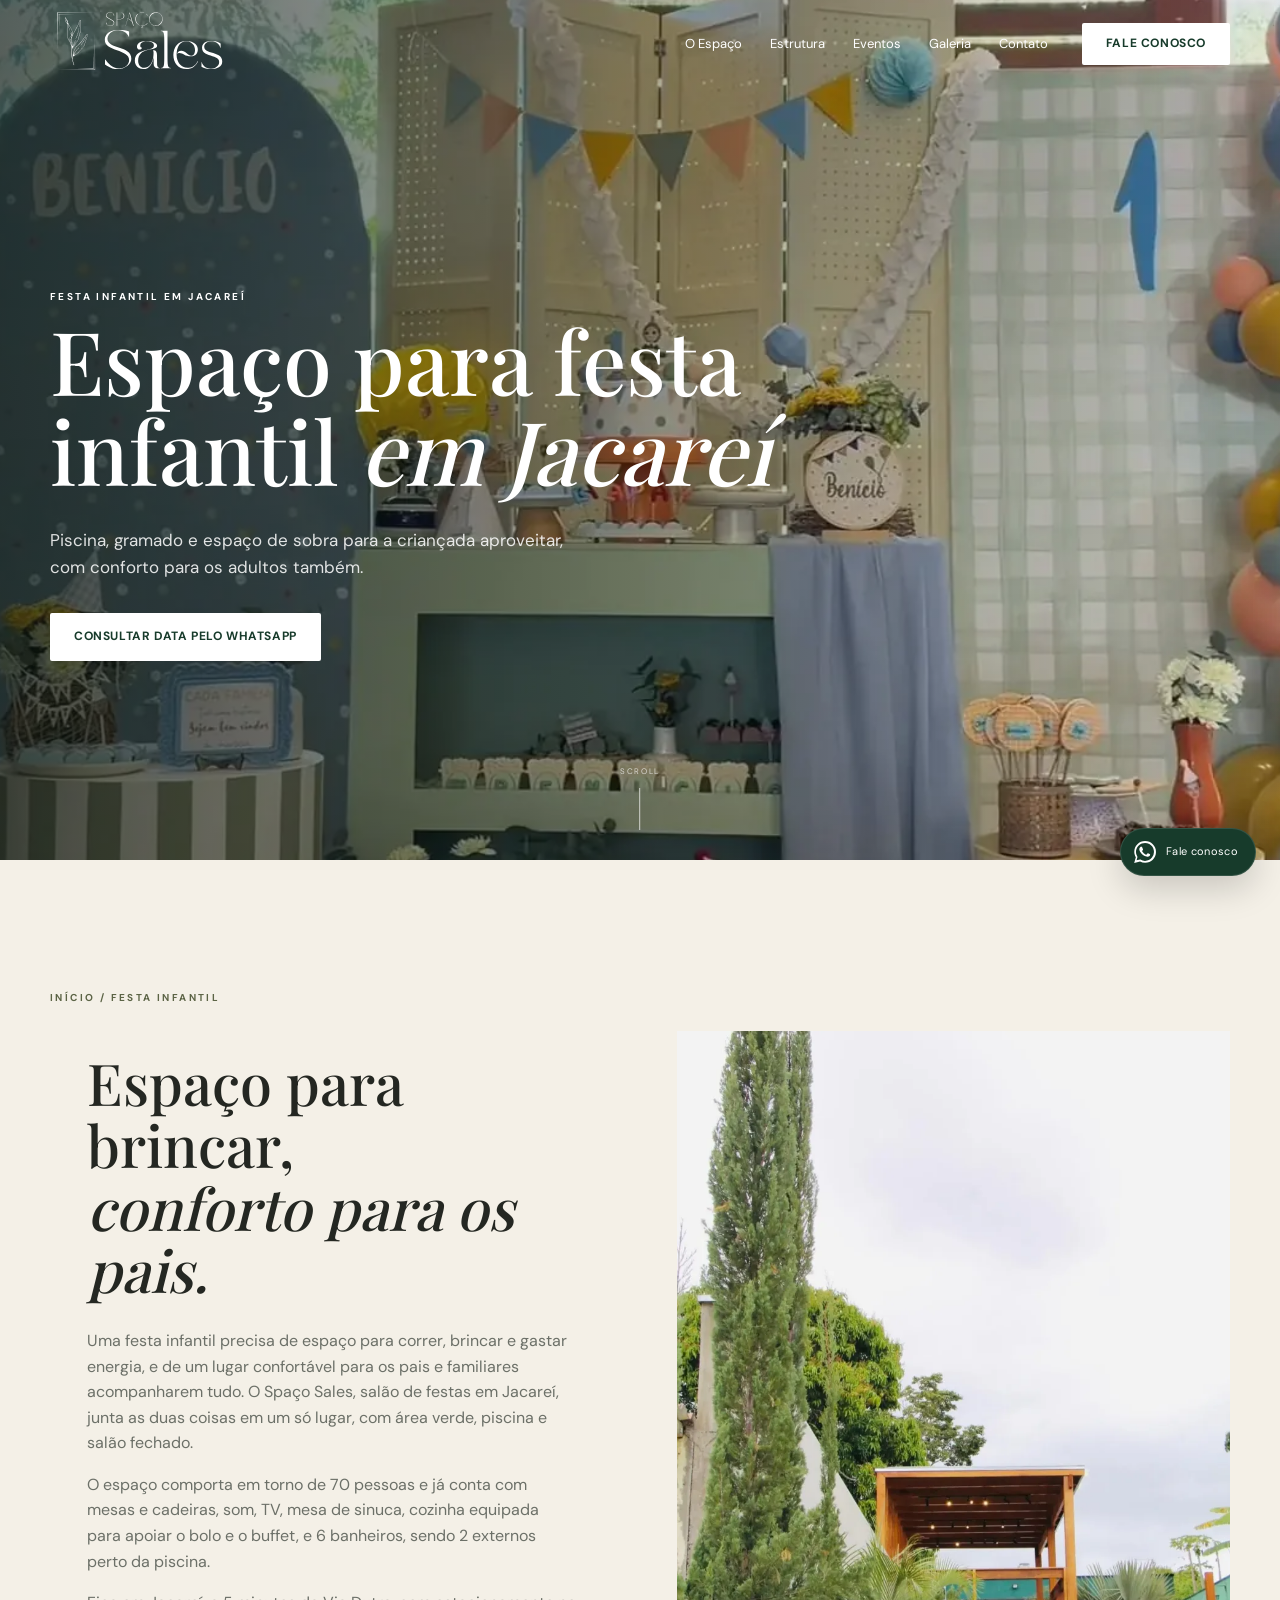
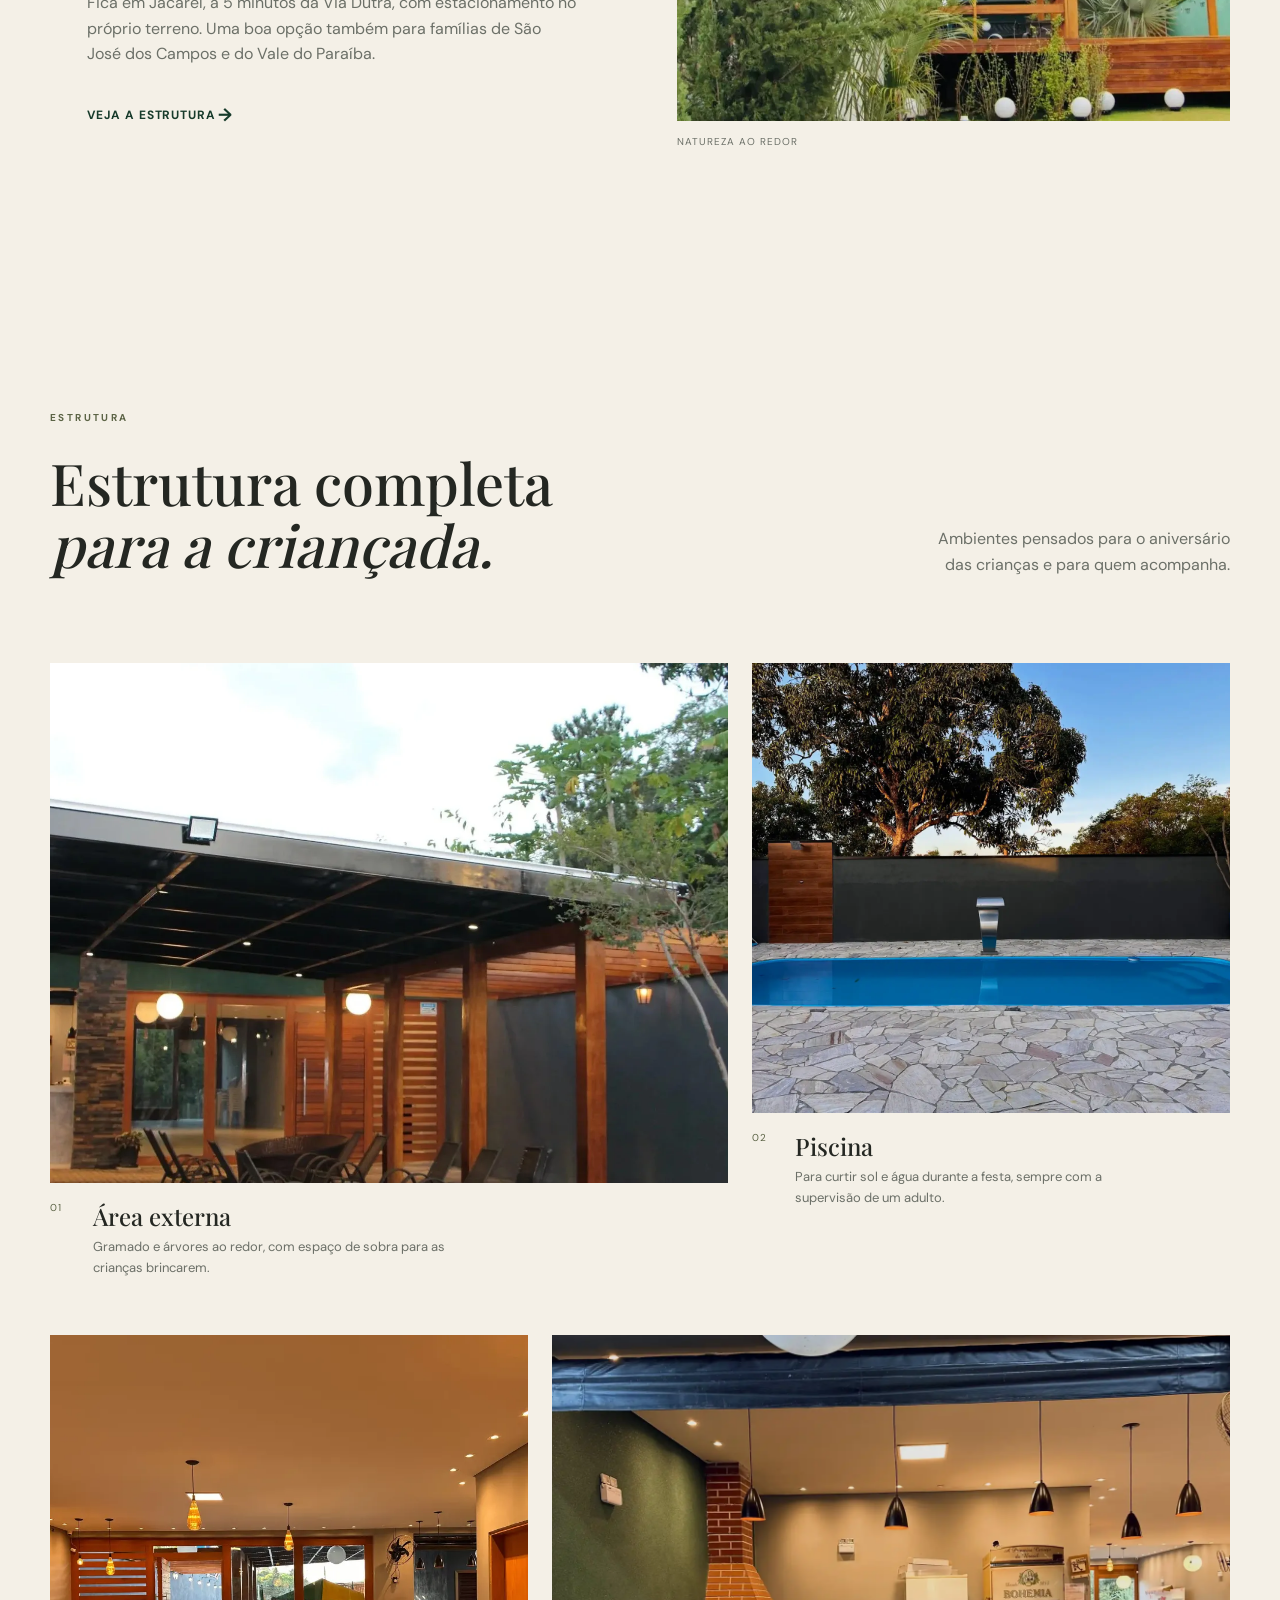
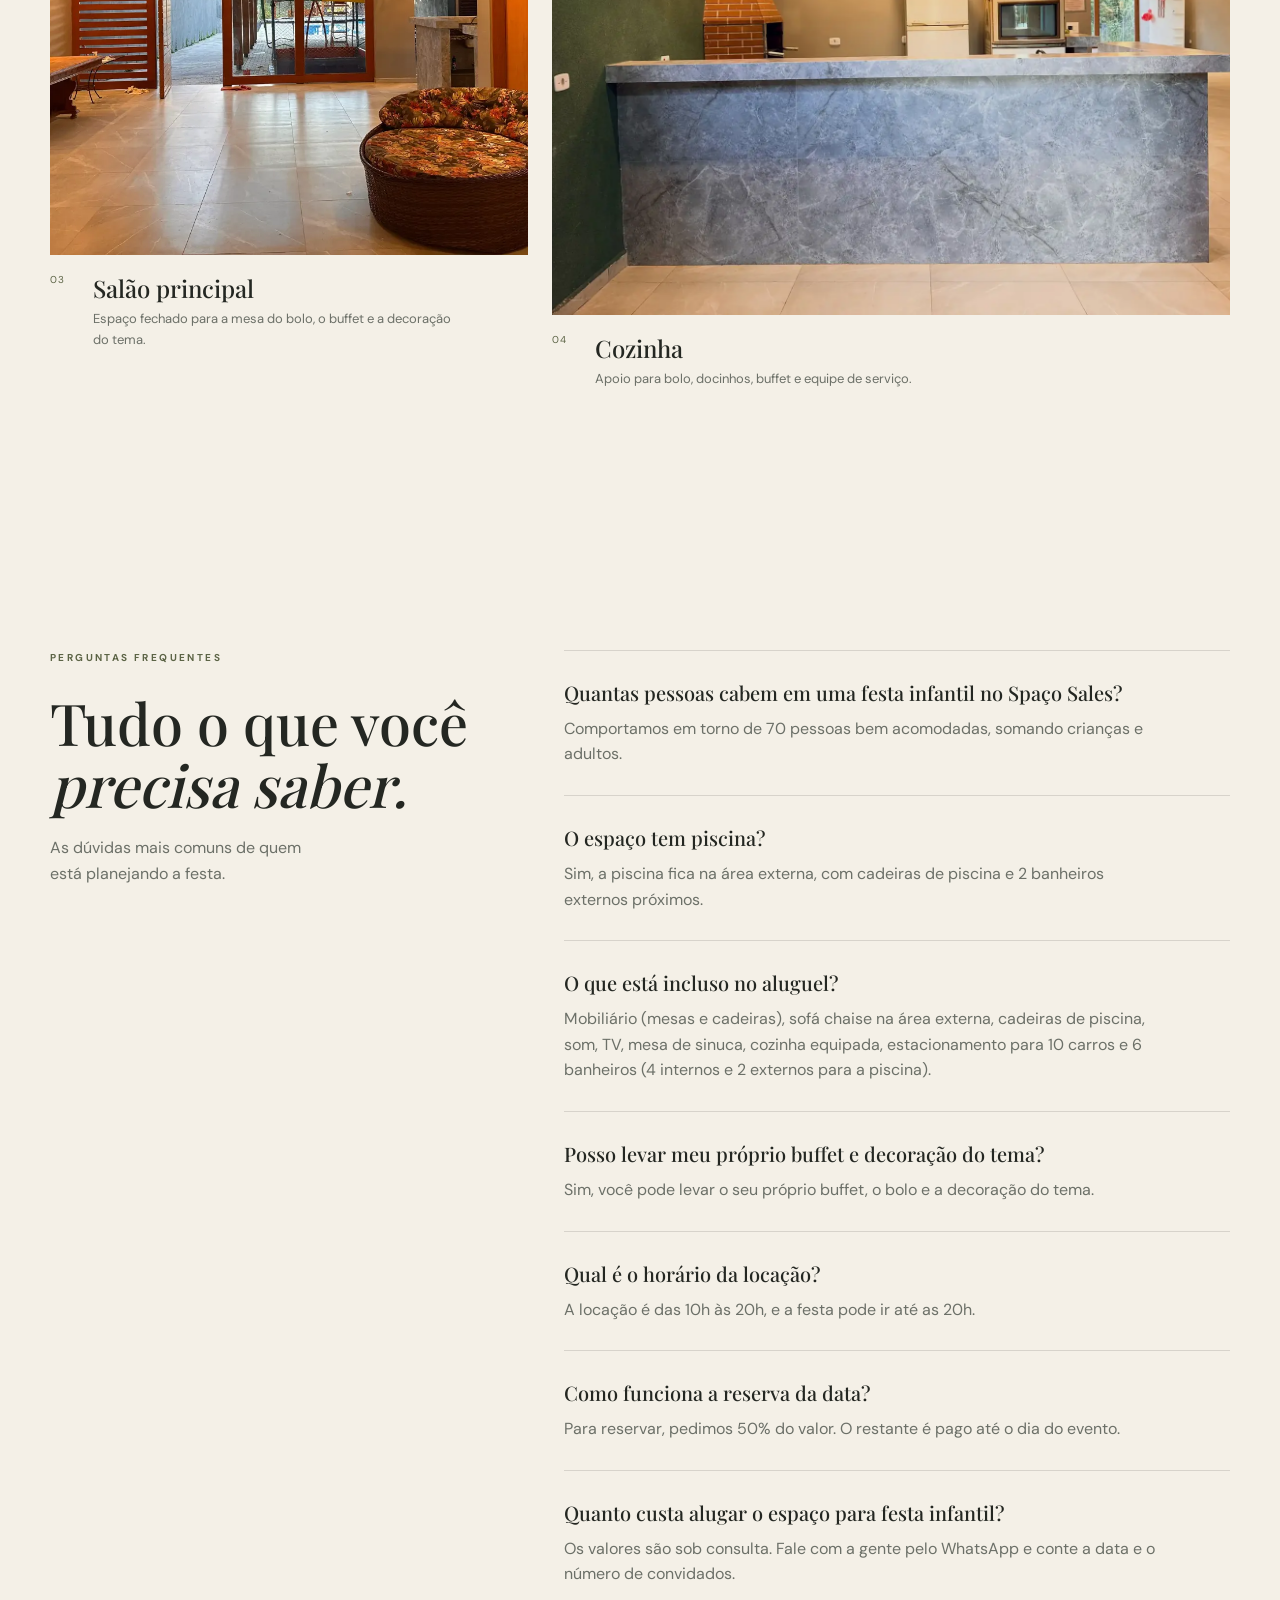
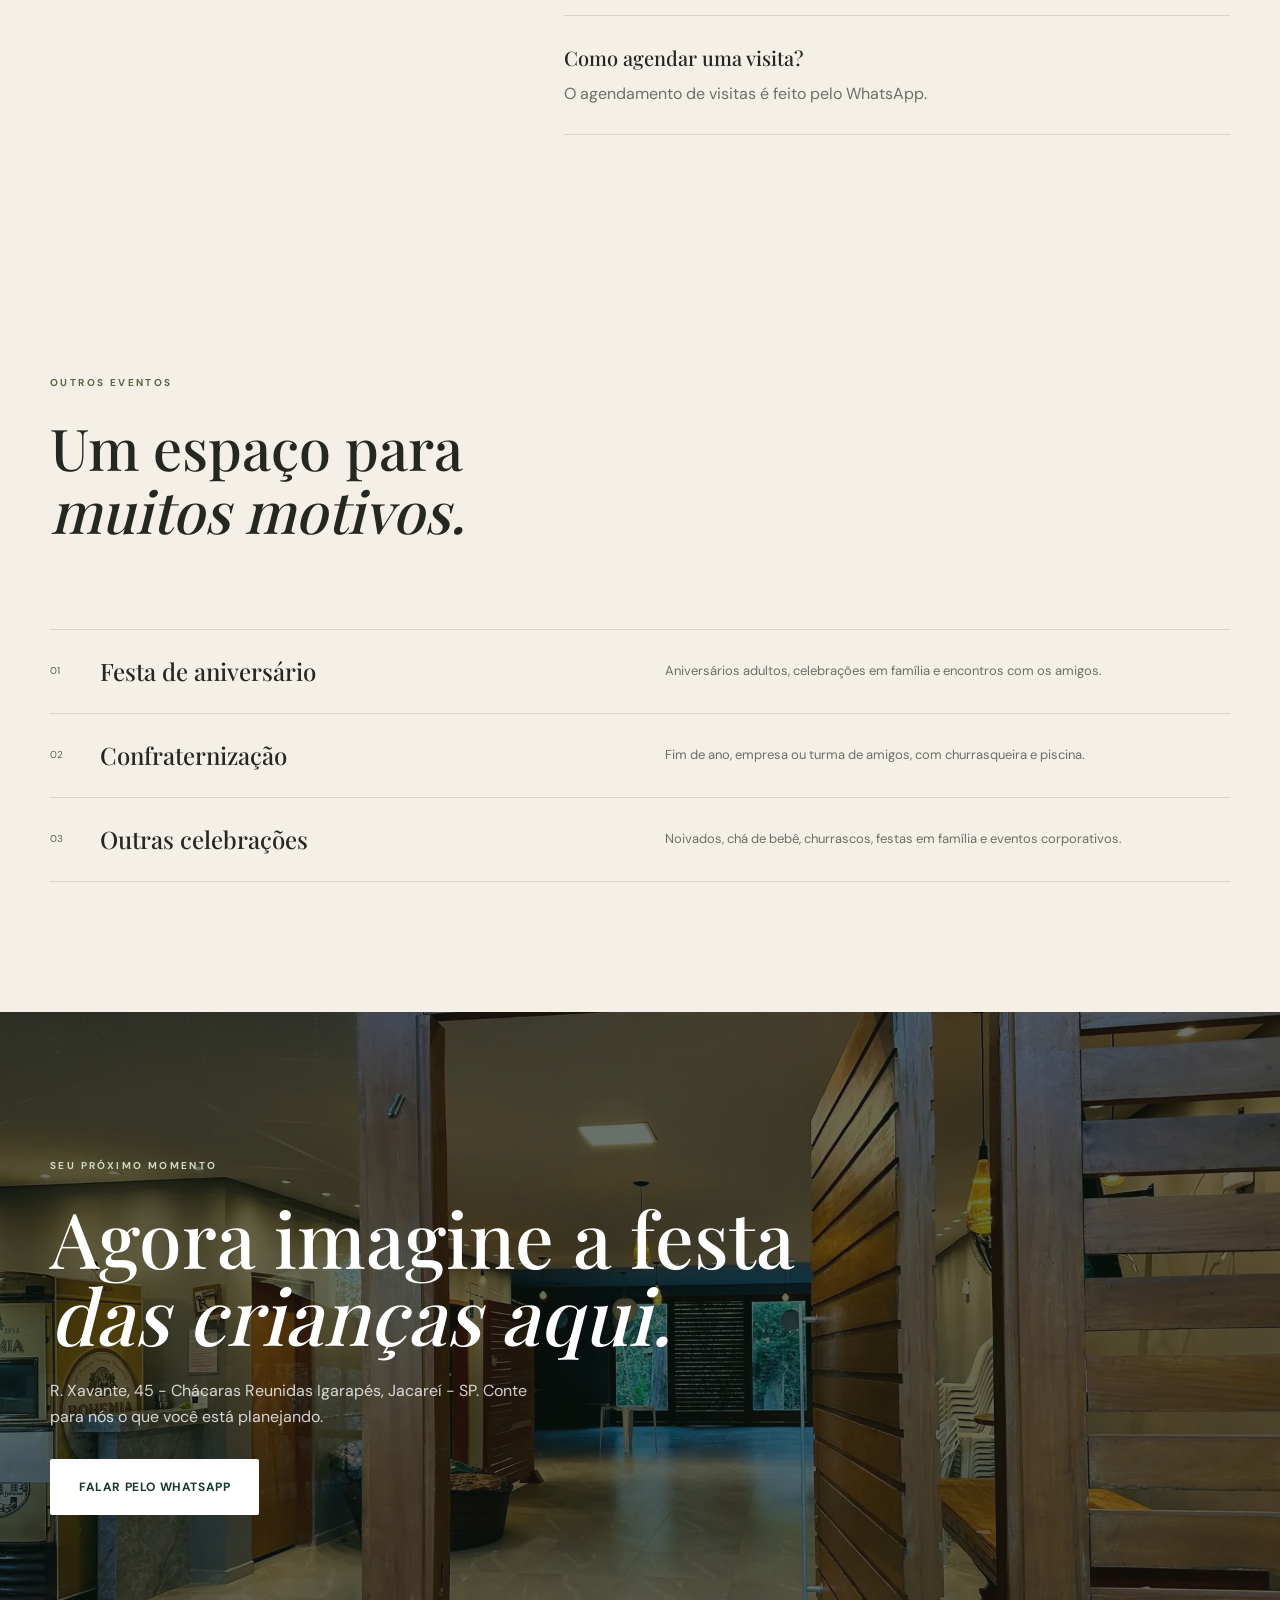
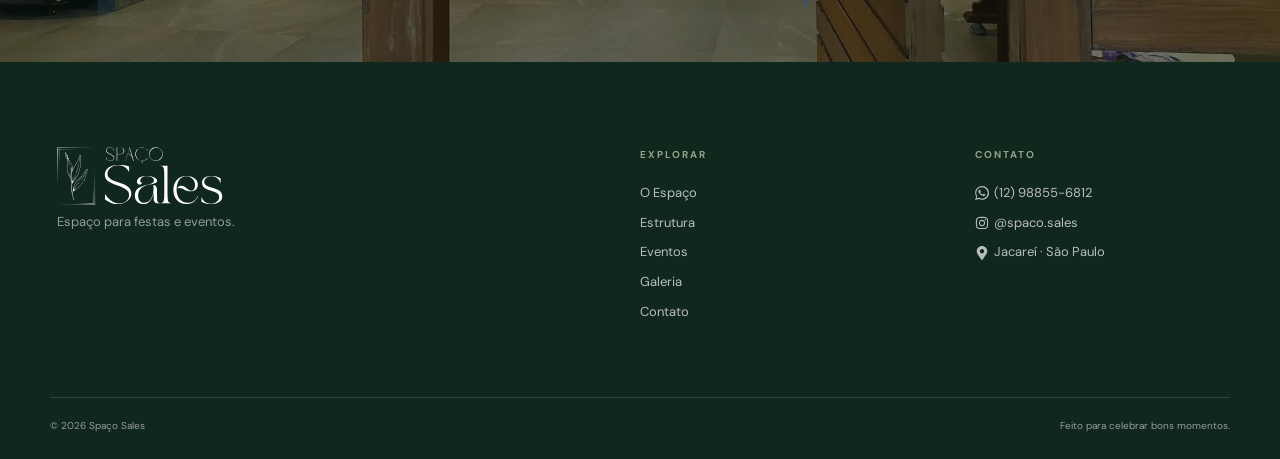
<file: festa-infantil/index.html>
<!doctype html>
<html lang="pt-BR">
<head>
  <meta charset="UTF-8">
  <meta name="viewport" content="width=device-width, initial-scale=1.0">
  <meta name="description" content="Salão de festa infantil em Jacareí com piscina e área verde para até 70 convidados. Estrutura completa para o aniversário das crianças.">
  <meta name="theme-color" content="#173b2b">
  <title>Salão de Festa Infantil em Jacareí | Spaço Sales</title>
  <link rel="canonical" href="https://spacosales.com.br/festa-infantil/">
  <link rel="icon" type="image/svg+xml" href="/assets/img/logos/svg/logo-verde.svg">
  <link rel="icon" type="image/png" href="/assets/img/logos/png/logo-verde.png">
  <link rel="apple-touch-icon" href="/assets/img/logos/png/logo-verde-com-fundo.png">
  <link rel="preload" href="/assets/fonts/playfair_display_medium.woff2" as="font" type="font/woff2" crossorigin>
  <link rel="preload" href="/assets/fonts/dm_sans_regular.woff2" as="font" type="font/woff2" crossorigin>
  <link rel="stylesheet" href="/assets/css/styles.css">

  <script async src="https://www.googletagmanager.com/gtag/js?id=G-GKCP70MKEM"></script>
  <script>
    window.dataLayer = window.dataLayer || [];
    function gtag(){dataLayer.push(arguments);}
    gtag('js', new Date());
    gtag('config', 'G-GKCP70MKEM');
  </script>

  <meta property="og:type" content="website">
  <meta property="og:site_name" content="Spaço Sales">
  <meta property="og:title" content="Salão de Festa Infantil em Jacareí | Spaço Sales">
  <meta property="og:description" content="Salão de festa infantil em Jacareí com piscina e área verde para até 70 convidados. Estrutura completa para o aniversário das crianças.">
  <meta property="og:image" content="https://spacosales.com.br/assets/img/og-image.jpg">
  <meta property="og:image:width" content="1200">
  <meta property="og:image:height" content="630">
  <meta property="og:image:alt" content="Área externa do Spaço Sales em Jacareí">
  <meta property="og:url" content="https://spacosales.com.br/festa-infantil/">
  <meta property="og:locale" content="pt_BR">
  <meta name="twitter:card" content="summary_large_image">

  <script type="application/ld+json">
{
  "@context": "https://schema.org",
  "@graph": [
    {
      "@type": "WebPage",
      "@id": "https://spacosales.com.br/festa-infantil/#webpage",
      "url": "https://spacosales.com.br/festa-infantil/",
      "name": "Salão de Festa Infantil em Jacareí | Spaço Sales",
      "description": "Salão de festa infantil em Jacareí com piscina e área verde para até 70 convidados. Estrutura completa para o aniversário das crianças.",
      "inLanguage": "pt-BR",
      "about": {
        "@id": "https://spacosales.com.br/#business"
      },
      "primaryImageOfPage": "https://spacosales.com.br/assets/img/aniversario.webp",
      "breadcrumb": {
        "@id": "https://spacosales.com.br/festa-infantil/#breadcrumb"
      }
    },
    {
      "@type": "BreadcrumbList",
      "@id": "https://spacosales.com.br/festa-infantil/#breadcrumb",
      "itemListElement": [
        {
          "@type": "ListItem",
          "position": 1,
          "name": "Início",
          "item": "https://spacosales.com.br/"
        },
        {
          "@type": "ListItem",
          "position": 2,
          "name": "Festa infantil",
          "item": "https://spacosales.com.br/festa-infantil/"
        }
      ]
    }
  ]
}
  </script>
</head>
<body>
  <header class="site-header" id="top">
    <nav class="nav container" aria-label="Navegação principal">
      <a class="brand" href="/" aria-label="Spaço Sales — início">
        <img class="brand-logo brand-logo-light" src="/assets/img/logos/svg/logo-principal-branco.svg" alt="Logo principal branco do Spaço Sales" width="562" height="187">
        <img class="brand-logo brand-logo-dark" src="/assets/img/logos/svg/logo-principal-verde.svg" alt="Logo principal verde do Spaço Sales" width="562" height="187">
      </a>

      <div class="nav-links" id="navLinks">
        <a href="/#espaco">O Espaço</a>
        <a href="/#estrutura">Estrutura</a>
        <a href="/#eventos">Eventos</a>
        <a href="/#galeria">Galeria</a>
        <a href="/#contato">Contato</a>
      </div>

      <a class="button button-nav" href="https://wa.me/5512988556812?text=Ol%C3%A1%21%20Quero%20fazer%20uma%20festa%20infantil%20no%20Spa%C3%A7o%20Sales.%20Pode%20me%20passar%20mais%20informa%C3%A7%C3%B5es%3F" target="_blank" rel="noopener">Fale conosco</a>

      <button class="menu-toggle" aria-label="Abrir menu" aria-expanded="false" aria-controls="navLinks">
        <span></span><span></span><span></span>
      </button>
    </nav>
  </header>

  <main>
    <section class="hero" aria-labelledby="hero-title">
      <img class="hero-media image-hero" src="/assets/img/aniversario.webp" alt="Festa infantil decorada no Spaço Sales" width="1112" height="1600" fetchpriority="high" decoding="async">
      <div class="hero-overlay"></div>
      <div class="hero-content container">
        <p class="eyebrow">Festa infantil em Jacareí</p>
        <h1 id="hero-title">Espaço para festa <br>infantil <em>em Jacareí</em></h1>
        <p class="hero-copy">Piscina, gramado e espaço de sobra para a criançada aproveitar, com conforto para os adultos também.</p>
        <div class="hero-actions">
          <a class="button button-light" href="https://wa.me/5512988556812?text=Ol%C3%A1%21%20Quero%20fazer%20uma%20festa%20infantil%20no%20Spa%C3%A7o%20Sales.%20Pode%20me%20passar%20mais%20informa%C3%A7%C3%B5es%3F" target="_blank" rel="noopener">Consultar data pelo WhatsApp</a>
        </div>
      </div>
      <a class="scroll-cue" href="#espaco" aria-label="Rolar para o conteúdo">
        <span>SCROLL</span><i></i>
      </a>
    </section>

    <section class="intro section container" id="espaco">
      <div class="section-kicker"><a href="/">Início</a> / Festa infantil</div>
      <div class="editorial-grid">
        <div class="editorial-copy reveal">
          <h2>Espaço para brincar, <br><em>conforto para os pais.</em></h2>
          <p>Uma festa infantil precisa de espaço para correr, brincar e gastar energia, e de um lugar confortável para os pais e familiares acompanharem tudo. O Spaço Sales, salão de festas em Jacareí, junta as duas coisas em um só lugar, com área verde, piscina e salão fechado.</p>
          <p>O espaço comporta em torno de 70 pessoas e já conta com mesas e cadeiras, som, TV, mesa de sinuca, cozinha equipada para apoiar o bolo e o buffet, e 6 banheiros, sendo 2 externos perto da piscina.</p>
          <p>Fica em Jacareí, a 5 minutos da Via Dutra, com estacionamento no próprio terreno. Uma boa opção também para famílias de São José dos Campos e do Vale do Paraíba.</p>
          <a class="text-link dark" href="#estrutura">Veja a estrutura <span>→</span></a>
        </div>
        <div class="editorial-photo reveal">
          <img class="image-tall" src="/assets/img/foto-espaco-01.webp" alt="O espaço do Spaço Sales" width="555" height="690" loading="lazy">
          <span class="photo-note">Natureza ao redor</span>
        </div>
      </div>
    </section>

    <section class="structure section container" id="estrutura">
      <div class="section-heading reveal">
        <div>
          <div class="section-kicker">Estrutura</div>
          <h2>Estrutura completa <br><em>para a criançada.</em></h2>
        </div>
        <div class="section-text">
          <p>Ambientes pensados para o aniversário das crianças e para quem acompanha.</p>
        </div>
      </div>

      <div class="structure-grid">
        <article class="space-card space-card-large reveal">
          <img class="image-space-2" src="/assets/img/area_externa.webp" alt="Área externa do Spaço Sales" width="380" height="520" loading="lazy">
          <div class="space-meta"><span>01</span><h3>Área externa</h3><p>Gramado e árvores ao redor, com espaço de sobra para as crianças brincarem.</p></div>
        </article>
        <article class="space-card reveal">
          <img class="image-space-4" src="/assets/img/piscina.webp" alt="Piscina do Spaço Sales" width="480" height="450" loading="lazy">
          <div class="space-meta"><span>02</span><h3>Piscina</h3><p>Para curtir sol e água durante a festa, sempre com a supervisão de um adulto.</p></div>
        </article>
        <article class="space-card reveal">
          <img class="image-space-1" src="/assets/img/salao_principal.webp" alt="Salão principal do Spaço Sales" width="670" height="520" loading="lazy">
          <div class="space-meta"><span>03</span><h3>Salão principal</h3><p>Espaço fechado para a mesa do bolo, o buffet e a decoração do tema.</p></div>
        </article>
        <article class="space-card reveal">
          <img class="image-space-6" src="/assets/img/cozinha.webp" alt="Cozinha do Spaço Sales" width="480" height="580" loading="lazy">
          <div class="space-meta"><span>04</span><h3>Cozinha</h3><p>Apoio para bolo, docinhos, buffet e equipe de serviço.</p></div>
        </article>
      </div>
    </section>

    <section class="faq section container" id="faq">
      <div class="faq-grid">
        <div class="faq-intro reveal">
          <div class="section-kicker">Perguntas frequentes</div>
          <h2>Tudo o que você<br><em>precisa saber.</em></h2>
          <p>As dúvidas mais comuns de quem está planejando a festa.</p>
        </div>
        <div class="faq-list reveal">
          <div class="faq-item">
            <h3>Quantas pessoas cabem em uma festa infantil no Spaço Sales?</h3>
            <p>Comportamos em torno de 70 pessoas bem acomodadas, somando crianças e adultos.</p>
          </div>
          <div class="faq-item">
            <h3>O espaço tem piscina?</h3>
            <p>Sim, a piscina fica na área externa, com cadeiras de piscina e 2 banheiros externos próximos.</p>
          </div>
          <div class="faq-item">
            <h3>O que está incluso no aluguel?</h3>
            <p>Mobiliário (mesas e cadeiras), sofá chaise na área externa, cadeiras de piscina, som, TV, mesa de sinuca, cozinha equipada, estacionamento para 10 carros e 6 banheiros (4 internos e 2 externos para a piscina).</p>
          </div>
          <div class="faq-item">
            <h3>Posso levar meu próprio buffet e decoração do tema?</h3>
            <p>Sim, você pode levar o seu próprio buffet, o bolo e a decoração do tema.</p>
          </div>
          <div class="faq-item">
            <h3>Qual é o horário da locação?</h3>
            <p>A locação é das 10h às 20h, e a festa pode ir até as 20h.</p>
          </div>
          <div class="faq-item">
            <h3>Como funciona a reserva da data?</h3>
            <p>Para reservar, pedimos 50% do valor. O restante é pago até o dia do evento.</p>
          </div>
          <div class="faq-item">
            <h3>Quanto custa alugar o espaço para festa infantil?</h3>
            <p>Os valores são sob consulta. Fale com a gente pelo WhatsApp e conte a data e o número de convidados.</p>
          </div>
          <div class="faq-item">
            <h3>Como agendar uma visita?</h3>
            <p>O agendamento de visitas é feito pelo WhatsApp.</p>
          </div>
        </div>
      </div>
    </section>

    <section class="other-events section container" id="eventos">
      <div class="section-heading reveal">
        <div>
          <div class="section-kicker">Outros eventos</div>
          <h2>Um espaço para<br><em>muitos motivos.</em></h2>
        </div>
      </div>
      <div class="event-list reveal">
        <div><span>01</span><strong><a href="/festa-de-aniversario/">Festa de aniversário</a></strong><small>Aniversários adultos, celebrações em família e encontros com os amigos.</small></div>
        <div><span>02</span><strong><a href="/confraternizacao/">Confraternização</a></strong><small>Fim de ano, empresa ou turma de amigos, com churrasqueira e piscina.</small></div>
        <div><span>03</span><strong><a href="/#eventos">Outras celebrações</a></strong><small>Noivados, chá de bebê, churrascos, festas em família e eventos corporativos.</small></div>
      </div>
    </section>

    <section class="final-cta">
      <img class="final-image image-wide" src="/assets/img/foto-final.webp" width="1920" height="1440" alt="Entrada do salão principal do Spaço Sales" loading="lazy">
      <div class="final-overlay"></div>
      <div class="final-content container reveal">
        <div class="section-kicker light-kicker">Seu próximo momento</div>
        <h2>Agora imagine a festa <br><em>das crianças aqui.</em></h2>
        <p>R. Xavante, 45 - Chácaras Reunidas Igarapés, Jacareí - SP. Conte para nós o que você está planejando.</p>
        <div class="hero-actions">
          <a class="button button-light button-large" href="https://wa.me/5512988556812?text=Ol%C3%A1%21%20Quero%20fazer%20uma%20festa%20infantil%20no%20Spa%C3%A7o%20Sales.%20Pode%20me%20passar%20mais%20informa%C3%A7%C3%B5es%3F" target="_blank" rel="noopener">Falar pelo WhatsApp</a>
        </div>
      </div>
    </section>
  </main>

  <footer class="footer">
    <div class="container footer-grid">
      <div>
        <a class="brand brand-footer" href="/"><img class="brand-logo" src="/assets/img/logos/svg/logo-principal-branco.svg" alt="Spaço Sales" width="562" height="187" loading="lazy"></a>
        <p>Espaço para festas e eventos.</p>
      </div>
      <div>
        <h3>Explorar</h3>
        <a href="/#espaco">O Espaço</a><a href="/#estrutura">Estrutura</a><a href="/#eventos">Eventos</a><a href="/#galeria">Galeria</a><a href="/#contato">Contato</a>
      </div>
      <div>
        <h3>Contato</h3>
        <a class="footer-whatsapp" href="https://wa.me/5512988556812" target="_blank" rel="noopener">
          <svg viewBox="0 0 24 24" aria-hidden="true">
            <path d="M20.5 3.5A11.8 11.8 0 0 0 12.1 0C5.6 0 .3 5.3.3 11.8c0 2.1.6 4.2 1.7 6L.2 24l6.4-1.7a11.8 11.8 0 0 0 5.5 1.4h.1c6.5 0 11.8-5.3 11.8-11.8 0-3.2-1.2-6.2-3.5-8.4Zm-8.4 18.2h-.1a9.8 9.8 0 0 1-5-1.4l-.4-.2-3.8 1 1-3.7-.2-.4a9.8 9.8 0 1 1 8.5 4.7Zm5.4-7.3c-.3-.2-1.8-.9-2.1-1-.3-.1-.5-.2-.7.2-.2.3-.8 1-1 1.2-.2.2-.4.2-.7.1-.3-.2-1.3-.5-2.4-1.5-.9-.8-1.5-1.8-1.7-2.1-.2-.3 0-.5.1-.7l.5-.6c.2-.2.2-.3.3-.5.1-.2 0-.4 0-.5l-.9-2.2c-.2-.6-.5-.5-.7-.5h-.6c-.2 0-.5.1-.8.4-.3.3-1 1-1 2.4s1 2.8 1.1 3c.1.2 2 3.1 4.8 4.3.7.3 1.3.5 1.7.6.7.2 1.4.2 1.9.1.6-.1 1.8-.7 2-1.3.3-.6.3-1.2.2-1.3Z"/>
          </svg>(12) 98855-6812
        </a>
        <a class="footer-instagram" href="https://www.instagram.com/spaco.sales/" target="_blank" rel="noopener">
          <svg viewBox="0 0 448 512" aria-hidden="true">
            <path d="M224.1 141c-63.6 0-114.9 51.3-114.9 114.9s51.3 114.9 114.9 114.9S339 319.5 339 255.9 287.7 141 224.1 141zm0 189.6c-41.1 0-74.7-33.5-74.7-74.7s33.5-74.7 74.7-74.7 74.7 33.5 74.7 74.7-33.6 74.7-74.7 74.7zm146.4-194.3c0 14.9-12 26.8-26.8 26.8-14.9 0-26.8-12-26.8-26.8s12-26.8 26.8-26.8 26.8 12 26.8 26.8zm76.1 27.2c-1.7-35.9-9.9-67.7-36.2-93.9-26.2-26.2-58-34.4-93.9-36.2-37-2.1-147.9-2.1-184.9 0-35.8 1.7-67.6 9.9-93.9 36.1s-34.4 58-36.2 93.9c-2.1 37-2.1 147.9 0 184.9 1.7 35.9 9.9 67.7 36.2 93.9s58 34.4 93.9 36.2c37 2.1 147.9 2.1 184.9 0 35.9-1.7 67.7-9.9 93.9-36.2 26.2-26.2 34.4-58 36.2-93.9 2.1-37 2.1-147.8 0-184.8zM398.8 388c-7.8 19.6-22.9 34.7-42.6 42.6-29.5 11.7-99.5 9-132.1 9s-102.7 2.6-132.1-9c-19.6-7.8-34.7-22.9-42.6-42.6-11.7-29.5-9-99.5-9-132.1s-2.6-102.7 9-132.1c7.8-19.6 22.9-34.7 42.6-42.6 29.5-11.7 99.5-9 132.1-9s102.7-2.6 132.1 9c19.6 7.8 34.7 22.9 42.6 42.6 11.7 29.5 9 99.5 9 132.1s2.7 102.7-9 132.1z"/>
          </svg>@spaco.sales
        </a>
        <span class="footer-location">
          <svg viewBox="0 0 384 512" aria-hidden="true">
            <path d="M172.268 501.67C26.97 291.031 0 269.413 0 192 0 85.961 85.961 0 192 0s192 85.961 192 192c0 77.413-26.97 99.031-172.268 309.67-9.535 13.774-29.93 13.773-39.464 0zM192 272c44.183 0 80-35.817 80-80s-35.817-80-80-80-80 35.817-80 80 35.817 80 80 80z"/>
          </svg>Jacareí · São Paulo
        </span>
      </div>
    </div>
    <div class="container footer-bottom"><span>© 2026 Spaço Sales</span><span>Feito para celebrar bons momentos.</span></div>
  </footer>

  <a class="whatsapp-float" href="https://wa.me/5512988556812?text=Ol%C3%A1!%20Gostaria%20de%20conhecer%20o%20Spa%C3%A7o%20Sales." target="_blank" rel="noopener" aria-label="Falar com o Spaço Sales pelo WhatsApp">
    <svg viewBox="0 0 24 24" aria-hidden="true"><path d="M20.5 3.5A11.8 11.8 0 0 0 12.1 0C5.6 0 .3 5.3.3 11.8c0 2.1.6 4.2 1.7 6L.2 24l6.4-1.7a11.8 11.8 0 0 0 5.5 1.4h.1c6.5 0 11.8-5.3 11.8-11.8 0-3.2-1.2-6.2-3.5-8.4Zm-8.4 18.2h-.1a9.8 9.8 0 0 1-5-1.4l-.4-.2-3.8 1 1-3.7-.2-.4a9.8 9.8 0 1 1 8.5 4.7Zm5.4-7.3c-.3-.2-1.8-.9-2.1-1-.3-.1-.5-.2-.7.2-.2.3-.8 1-1 1.2-.2.2-.4.2-.7.1-.3-.2-1.3-.5-2.4-1.5-.9-.8-1.5-1.8-1.7-2.1-.2-.3 0-.5.1-.7l.5-.6c.2-.2.2-.3.3-.5.1-.2 0-.4 0-.5l-.9-2.2c-.2-.6-.5-.5-.7-.5h-.6c-.2 0-.5.1-.8.4-.3.3-1 1-1 2.4s1 2.8 1.1 3c.1.2 2 3.1 4.8 4.3.7.3 1.3.5 1.7.6.7.2 1.4.2 1.9.1.6-.1 1.8-.7 2-1.3.3-.6.3-1.2.2-1.3Z"/></svg>
    <span>Fale conosco</span>
  </a>

  <script src="/assets/scripts/script.js"></script>
</body>
</html>
</file>
<file: assets/css/styles.css>
@font-face {
    font-family:"DM Sans";
    src:url("../fonts/dm_sans_regular.woff2") format("woff2");
    font-weight:400;
    font-style:normal;
    font-display:swap
}
@font-face {
    font-family:"DM Sans";
    src:url("../fonts/dm_sans_medium.woff2") format("woff2");
    font-weight:500;
    font-style:normal;
    font-display:swap
}
@font-face {
    font-family:"DM Sans";
    src:url("../fonts/dm_sans_semiBold.woff2") format("woff2");
    font-weight:600;
    font-style:normal;
    font-display:swap
}
@font-face {
    font-family:"DM Sans";
    src:url("../fonts/dm_sans_bold.woff2") format("woff2");
    font-weight:700;
    font-style:normal;
    font-display:swap
}
@font-face {
    font-family:"Playfair Display";
    src:url("../fonts/playfair_display_medium.woff2") format("woff2");
    font-weight:500;
    font-style:normal;
    font-display:swap
}
@font-face {
    font-family:"Playfair Display";
    src:url("../fonts/playfair_display_semiBold.woff2") format("woff2");
    font-weight:600;
    font-style:normal;
    font-display:swap
}
:root {
    --forest:#173b2b;
    --forest-2:#24533d;
    --olive:#5c6446;
    --cream:#f4f0e7;
    --sand:#ded4c2;
    --wood:#725a42;
    --ink:#242722;
    --muted:#6c7068;
    --white:#fff;
    --line:rgba(36,39,34,.14);
    --serif:"Playfair Display",Georgia,serif;
    --sans:"DM Sans",Arial,sans-serif;
    --container:min(1180px,calc(100% - 48px));
    --ease:cubic-bezier(.22,1,.36,1)
}
* {
    box-sizing:border-box
}
html {
    scroll-behavior:smooth
}
:focus-visible {
    outline:2px solid var(--forest-2);
    outline-offset:3px
}
.scrolled :focus-visible,.hero :focus-visible,.experience :focus-visible,.birthday-photo :focus-visible,.gallery :focus-visible,.quote-section :focus-visible,.final-cta :focus-visible {
    outline-color:#fff
}
@media(prefers-reduced-motion:reduce) {
    * {
        animation-duration:.01ms!important;
        animation-iteration-count:1!important;
        transition-duration:.01ms!important;
        scroll-behavior:auto!important
    }
    .reveal {
        opacity:1;
        transform:none
    }
}
body {
    margin:0;
    background:var(--cream);
    color:var(--ink);
    font-family:var(--sans);
    font-size:16px;
    line-height:1.6
}
a {
    color:inherit;
    text-decoration:none
}
button {
    font:inherit
}
img {
    max-width:100%;
    display:block
}
.container {
    width:var(--container);
    margin-inline:auto
}
.section {
    padding:130px 0
}
.site-header {
    position:fixed;
    inset:0 0 auto;
    z-index:50;
    color:#fff;
    transition:.45s var(--ease)
}
.site-header.scrolled {
    background:rgba(244,240,231,.94);
    backdrop-filter:blur(14px);
    color:var(--forest);
    box-shadow:0 1px 0 var(--line)
}
.nav {
    height:88px;
    display:flex;
    align-items:center;
    gap:30px
}
.brand {
    display:flex;
    flex-direction:row;
    line-height:1;
}
.brand-logo {
    height:65px;
    width:auto;
    transition:opacity .2s
}
.brand-logo-dark {
    display:none
}
.scrolled .brand-logo-light {
    display:none
}
.scrolled .brand-logo-dark {
    display:block
}
.brand-sub {
    font-size:8px;
    letter-spacing:.24em;
    margin-top:9px;
    margin-left: 5px;
    opacity:.72
}
.nav-links {
    display:flex;
    gap:28px;
    margin-left:auto;
    font-size:13px
}
.nav-links a {
    position:relative
}
.nav-links a:after {
    content:"";
    position:absolute;
    left:0;
    right:100%;
    bottom:-6px;
    height:1px;
    background:currentColor;
    transition:.3s
}
.nav-links a:hover:after {
    right:0
}
.button {
    display:inline-flex;
    align-items:center;
    justify-content:center;
    min-height:48px;
    padding:0 23px;
    border:1px solid transparent;
    border-radius:2px;
    font-size:12px;
    font-weight:700;
    letter-spacing:.05em;
    text-transform:uppercase;
    transition:.3s var(--ease)
}
.button-nav {
    min-height:42px;
    background:var(--white);
    color:var(--forest);
    margin-left:4px
}
.scrolled .button-nav {
    background:var(--forest);
    color:#fff
}
.button-light {
    background:#fff;
    color:var(--forest)
}
.button-dark {
    background:var(--forest);
    color:#fff
}
.button:hover {
    transform:translateY(-2px)
}
.button-large {
    min-height:56px;
    padding-inline:28px
}
.menu-toggle {
    display:none;
    background:none;
    border:0;
    color:currentColor;
    padding:8px
}
.menu-toggle span {
    display:block;
    width:24px;
    height:1px;
    background:currentColor;
    margin:5px
}
.hero {
    height:min(860px,100svh);
    min-height:700px;
    position:relative;
    display:flex;
    align-items:center;
    color:#fff;
    overflow:hidden
}
.hero-media,.hero-overlay,.final-image,.final-overlay,.quote-image,.quote-overlay,.experience-image,.experience-overlay {
    position:absolute;
    inset:0
}
.hero-media {
    transform:scale(1.02)
}
.hero-overlay {
    background:linear-gradient(90deg,rgba(10,24,17,.68),rgba(10,24,17,.24) 65%,rgba(10,24,17,.08))
}
.hero-content {
    position:relative;
    z-index:2;
    padding-top:80px
}
.eyebrow,.section-kicker {
    font-size:10px;
    text-transform:uppercase;
    letter-spacing:.24em;
    font-weight:700
}
.hero h1 {
    font:500 clamp(48px,7vw,88px)/1.02 var(--serif);
    max-width:850px;
    margin: 0px 0px 32px 0px;
}
.hero h1 em,.section-heading h2 em,.editorial-copy h2 em,.experience h2 em,.birthday h2 em,.details h2 em,.quote-content em,.instagram h2 em,.location h2 em,.final-content h2 em,.faq-intro h2 em,.testimonial-feature-col h2 em {
    font-style:italic;
    font-weight:500
}
.hero-copy {
    max-width:520px;
    font-size:17px;
    color:rgba(255,255,255,.86);
    margin:0 0 32px
}
.hero-actions {
    display:flex;
    align-items:center;
    gap:28px
}
.text-link {
    font-size:12px;
    text-transform:uppercase;
    letter-spacing:.08em;
    font-weight:700;
    display:inline-flex;
    gap:2px;
    align-items:center;
}
.text-link span {
    font-size:18px;
    transition:.3s
}
.text-link svg {
    display:block;
    flex-shrink:0;
    width:16px;
    height:16px;
    margin-top: 2px;
    fill:currentColor
}
.text-link:hover span {
    transform:translateX(4px)
}
.light {
    color:#fff
}
.scroll-cue {
    position:absolute;
    z-index:2;
    bottom:30px;
    left:50%;
    transform:translateX(-50%);
    display:flex;
    flex-direction:column;
    align-items:center;
    gap:10px;
    font-size:8px;
    letter-spacing:.2em;
    opacity:.7
}
.scroll-cue i {
    width:1px;
    height:42px;
    background:#fff
}
.intro {
    background:var(--cream)
}
.section-kicker {
    color:var(--olive);
    margin-bottom:25px
}
.editorial-grid {
    display:grid;
    grid-template-columns:1fr 1.05fr;
    gap:100px;
    align-items:center
}
.editorial-copy {
    padding-left:7%
}
.editorial-copy h2,.section-heading h2,.birthday h2,.details h2,.instagram h2,.location h2 {
    font:500 clamp(38px,4.5vw,62px)/1.08 var(--serif);
    margin:0 0 28px
}
.editorial-copy p {
    max-width:490px;
    color:var(--muted);
    font-size:16px
}
.text-link.dark {
    color:var(--forest);
    margin-top:18px
}
.text-link.light {
    color: #c1c0be;
    margin-top:18px
}
.editorial-photo {
    position:relative
}
.image-placeholder {
    display:flex;
    align-items:center;
    justify-content:center;
    background:linear-gradient(135deg,#8b8977,#52604c 48%,#3d4a39);
    color:rgba(255,255,255,.68);
    position:relative;
    overflow:hidden
}
.image-placeholder:before {
    content:"";
    position:absolute;
    inset:0;
    background:radial-gradient(circle at 70% 25%,rgba(255,216,155,.18),transparent 30%),linear-gradient(120deg,rgba(255,255,255,.06),transparent 50%)
}
.image-placeholder span {
    position:relative;
    font-size:9px;
    letter-spacing:.18em;
    text-transform:uppercase
}
.image-tall {
    aspect-ratio:4/5
}
.image-tall,
.image-space-1,
.image-space-2,
.image-space-3,
.image-space-4,
.image-space-5,
.image-space-6,
.image-space-7,
.image-detail {
    width:100%;
    object-fit:cover;
    display:block
}
.image-hero,
.image-wide,
.image-birthday,
.quote-image {
    width:100%;
    height:100%;
    object-fit:cover;
    display:block
}
.gallery-item img {
    width:100%;
    height:100%;
    object-fit:cover;
    display:block;
    transition:transform .7s var(--ease)
}
.gallery-item:hover img {
    transform:scale(1.035)
}
.photo-note {
    display:block;
    font-size:10px;
    letter-spacing:.1em;
    text-transform:uppercase;
    color:var(--muted);
    margin-top:13px
}
.experience {
    height:720px;
    position:relative;
    color:#fff;
    display:flex;
    align-items:flex-end;
    overflow:hidden
}
.experience-image {
    inset:0
}
.experience-overlay {
    background: linear-gradient(0deg, rgb(10 24 17), transparent 75%);
}
.experience-content {
    position:relative;
    z-index:2;
    padding-bottom:82px
}
.experience-content .eyebrow {
    color:#d7dfcc
}
.experience h2 {
    font:500 clamp(40px,5vw,68px)/1.04 var(--serif);
    margin:0 0 35px
}
.experience-points {
    display:flex;
    gap:0;
    border-top:1px solid rgba(255,255,255,.3);
    max-width:760px
}
.experience-points span {
    padding:18px 28px 0 0;
    margin-right:28px;
    border-right:1px solid rgba(255,255,255,.2);
    font-size:11px;
    text-transform:uppercase;
    letter-spacing:.12em
}
.structure {
    padding-bottom:150px
}
.section-heading {
    display:flex;
    justify-content:space-between;
    align-items:end;
    gap:60px;
    margin-bottom:60px
}
.section-text {
    max-width:310px;
    color:var(--muted);
    margin:0 0 10px;
    text-align: end;
}
.structure-grid {
    display:grid;
    grid-template-columns:repeat(12,1fr);
    gap:56px 24px
}
.space-card {
    grid-column:span 5
}
.space-card-large {
    grid-column:span 7
}
.space-card:nth-child(3) {
    grid-column:span 5
}
.space-card:nth-child(4) {
    grid-column:span 7
}
.space-card:nth-child(5) {
    grid-column:span 7
}
.space-card:nth-child(6) {
    grid-column:span 5
}
.space-card:nth-child(7) {
    grid-column:span 7
}
.space-card .image-placeholder,
.space-card img {
    aspect-ratio:4/3;
    transition:transform .7s var(--ease)
}
.space-card-large .image-placeholder,
.space-card-large img {
    aspect-ratio:16/10
}
.space-card:hover .image-placeholder,
.space-card:hover img {
    transform:scale(.985)
}
.space-meta {
    display:grid;
    grid-template-columns:35px 1fr;
    column-gap:8px;
    padding-top:17px
}
.space-meta span {
    font-size:10px;
    color:var(--olive);
    letter-spacing:.1em
}
.space-meta h3 {
    font:500 24px var(--serif);
    margin:0
}
.space-meta p {
    grid-column:2;
    margin:5px 0 0;
    color:var(--muted);
    font-size:13px;
    max-width:370px
}
.birthday {
    background:#e5dfd2;
    display:grid;
    grid-template-columns:1.05fr .95fr;
    min-height:680px;
    padding: 0px !important;
}
.birthday-photo {
    min-height:680px
}
.birthday-copy {
    display:flex;
    flex-direction:column;
    justify-content:center;
    padding:90px clamp(40px,7vw,110px)
}
.birthday h2 {
    margin-bottom:25px
}
.birthday-copy p {
    color:var(--muted);
    max-width:500px
}
.birthday-copy .button {
    align-self:flex-start;
    margin-top:24px
}
.other-events {
    padding-bottom:130px
}
.event-list {
    border-top:1px solid var(--line)
}
.event-list>div {
    display:grid;
    grid-template-columns:50px 1fr 1fr;
    align-items:center;
    min-height:84px;
    border-bottom:1px solid var(--line)
}
.event-list span {
    font-size:10px;
    color:var(--olive)
}
.event-list strong {
    font:500 24px var(--serif)
}
.event-list small {
    color:var(--muted);
    font-size:13px
}
.gallery {
    background:var(--forest);
    color:#fff;
    padding-bottom:150px
}
.gallery .section-kicker {
    color:#b7c39f
}
.gallery .section-heading>p {
    color:rgba(255,255,255,.62)
}
.gallery-grid {
    display:grid;
    grid-template-columns:repeat(12,1fr);
    grid-auto-rows:110px;
    gap:14px
}
.gallery-item {
    padding:0;
    border:0;
    background:none;
    cursor:pointer;
    overflow:hidden
}
.gallery-item .image-placeholder {
    height:100%;
    transition:transform .7s var(--ease)
}
.gallery-item:hover .image-placeholder {
    transform:scale(1.035)
}
.g1 {
    grid-column:span 5;
    grid-row:span 5
}
.g2 {
    grid-column:span 3;
    grid-row:span 3
}
.g3 {
    grid-column:span 4;
    grid-row:span 4
}
.g4 {
    grid-column:span 3;
    grid-row:span 4
}
.g5 {
    grid-column:span 4;
    grid-row:span 3
}
.g6 {
    grid-column:span 5;
    grid-row:span 4
}
.lightbox {
    position:fixed;
    inset:0;
    background:rgba(10,18,14,.94);
    z-index:100;
    display:none;
    align-items:center;
    justify-content:center;
    padding:30px
}
.lightbox.open {
    display:flex
}
.lightbox-content {
    width:min(900px,90vw)
}
.lightbox-image {
    aspect-ratio:16/10;
    width:100%;
    display:block;
    object-fit:cover
}
.lightbox-content p {
    color:#fff;
    text-align:center
}
.lightbox-close {
    position:absolute;
    right:25px;
    top:20px;
    border:0;
    background:none;
    color:#fff;
    font-size:42px;
    font-weight:200;
    cursor:pointer
}
.details {
    background:var(--sand)
}
.details-grid {
    display:grid;
    grid-template-columns:1.05fr .95fr;
    gap:100px;
    align-items:center
}
.image-detail {
    aspect-ratio:1/1.05
}
.details-copy p {
    color:var(--muted);
    max-width:500px
}
.detail-notes {
    margin-top:40px;
    display:grid;
    grid-template-columns:1fr 1fr;
    border-top:1px solid var(--line)
}
.detail-notes span {
    padding:14px 0;
    border-bottom:1px solid var(--line);
    font-size:12px
}
.quote-section {
    height:600px;
    position:relative;
    color:#fff;
    display:flex;
    align-items:center;
    overflow:hidden
}
.quote-image {
    inset:0
}
.quote-overlay {
    background:rgba(15,29,21,.46)
}
.quote-content {
    position:relative;
    z-index:2;
    text-align:center
}
.quote-content p {
    font-size:14px;
    letter-spacing:.12em;
    text-transform:uppercase;
    margin:0 0 8px
}
.quote-content h2 {
    font:500 clamp(50px,7vw,90px)/.95 var(--serif);
    margin:0
}
.testimonials {
    background:var(--sand)
}
.testimonials-layout {
    display:grid;
    grid-template-columns:1.1fr .9fr;
    gap:70px;
    align-items:start
}
.testimonial-feature-col h2 {
    font:500 clamp(38px,4.5vw,62px)/1.08 var(--serif);
    margin:22px 0 40px
}
.testimonial-feature {
    margin:0;
    position:relative
}
.testimonial-mark {
    display:block;
    font:500 90px/1 var(--serif);
    color:var(--olive);
    opacity:.35;
    margin-bottom:-10px
}
.testimonial-feature p {
    font:500 28px/1.35 var(--serif);
    margin:0 0 22px;
    color:var(--ink)
}
.testimonial-feature cite,
.testimonial-row cite {
    font-style:normal;
    display:flex;
    align-items:center;
    gap:12px;
    font-size:12px;
    letter-spacing:.08em;
    color:var(--wood)
}
.testimonial-stars {
    color:var(--olive);
    font-size:11px;
    letter-spacing:.1em
}
.testimonials-note {
    color:var(--muted);
    margin:0 0 30px
}
.testimonial-list {
    border-top:1px solid var(--line)
}
.testimonial-row {
    padding:26px 0;
    border-bottom:1px solid var(--line)
}
.testimonial-row p {
    color:var(--muted);
    font-size:14px;
    line-height:1.7;
    margin:0 0 12px
}
.faq {
    padding:110px 0
}
.faq-grid {
    display:grid;
    grid-template-columns:.8fr 1.2fr;
    gap:70px
}
.faq-intro h2 {
    font:500 clamp(38px,4.5vw,62px)/1.08 var(--serif);
    margin:22px 0 20px
}
.faq-intro p {
    color:var(--muted);
    max-width:280px;
    margin:0
}
.faq-list {
    border-top:1px solid var(--line)
}
.faq-item {
    padding:28px 0;
    border-bottom:1px solid var(--line)
}
.faq-item h3 {
    font:500 20px var(--serif);
    margin:0 0 10px
}
.faq-item p {
    color:var(--muted);
    margin:0;
    max-width:600px
}
.instagram {
    background: linear-gradient(135deg, #8b8977, #52604c 48%, #3d4a39);
    color: var(--cream);
}
.instagram-head {
    display:flex;
    justify-content:space-between;
    align-items:end;
    margin-bottom:50px
}
.instagram-grid {
    display:grid;
    grid-template-columns:repeat(4,1fr);
    gap:14px
}
.instagram-photo {
    aspect-ratio:1;
    display:block;
    overflow:hidden;
    position:relative
}
.instagram-photo img {
    width:100%;
    height:100%;
    object-fit:cover;
    display:block;
    transition:transform .5s var(--ease)
}
.instagram-grid a {
    transition:transform .5s var(--ease)
}
.instagram-grid a:hover {
    transform:translateY(-5px)
}
.instagram-photo:hover img {
    transform:scale(1.035)
}
.location {
    display:grid;
    grid-template-columns:1fr 1fr;
    gap:100px;
    align-items:center
}
.location address {
    font-style:normal;
    color:var(--muted);
    line-height:1.8;
    margin:35px 0
}
.location-actions {
    display:flex;
    gap:25px;
    align-items:center;
    flex-wrap:wrap
}
.final-cta {
    min-height:650px;
    position:relative;
    color:#fff;
    display:flex;
    align-items:center;
    overflow:hidden
}
.final-image,.final-overlay {
    inset:0
}
.final-overlay {
    background:rgba(11,24,17,.6)
}
.final-content {
    position:relative;
    z-index:2
}
.light-kicker {
    color:#d0d9c5
}
.final-content h2 {
    font:500 clamp(48px,6vw,78px)/1 var(--serif);
    margin:18px 0 25px
}
.final-content p {
    max-width:500px;
    color:rgba(255,255,255,.8);
    font-size:16px;
    margin-bottom:30px
}
.footer {
    background:#10271d;
    color:#dfe6db;
    padding:85px 0 25px
}
.footer-grid {
    display:grid;
    grid-template-columns:2fr 1fr 1fr;
    gap:80px;
    padding-bottom:65px
}
.brand-footer {
    color:#fff
}
.footer-grid p {
    max-width:340px;
    color:rgba(255,255,255,.55);
    font-size:13px;
    margin-top: 0px;
    margin-left: 7px;
}
.footer h3 {
    font-size:10px;
    text-transform:uppercase;
    letter-spacing:.2em;
    color:#91a487;
    margin:0 0 20px
}
.footer-grid>div:nth-child(n+2) a,.footer-grid>div:nth-child(n+2) span {
    display:block;
    color:rgba(255,255,255,.7);
    font-size:13px;
    margin:9px 0
}
.footer-grid a:hover {
    color:#fff
}
.footer-grid>div:nth-child(n+2) a.footer-whatsapp,.footer-grid>div:nth-child(n+2) a.footer-instagram,.footer-grid>div:nth-child(n+2) span.footer-location {
    display:flex;
    align-items:center;
    gap: 5px;
}
.footer-whatsapp svg,.footer-instagram svg,.footer-location svg {
    display:block;
    flex-shrink:0;
    width:14px;
    height:14px;
    fill:currentColor
}
.footer-bottom {
    border-top:1px solid rgba(255,255,255,.12);
    padding-top:20px;
    display:flex;
    justify-content:space-between;
    color:rgba(255,255,255,.55);
    font-size:10px
}
.whatsapp-float {
    position:fixed;
    right:24px;
    bottom:24px;
    z-index:60;
    display:flex;
    align-items:center;
    gap:10px;
    background:var(--forest);
    color:#fff;
    border:1px solid rgba(255,255,255,.12);
    padding:12px 17px 12px 13px;
    border-radius:30px;
    box-shadow:0 12px 35px rgba(0,0,0,.18);
    font-size:11px;
    letter-spacing:.03em;
    transition:.3s var(--ease)
}
.whatsapp-float:hover {
    transform:translateY(-3px)
}
.whatsapp-float svg {
    width:22px;
    height:22px;
    fill:currentColor
}
.reveal {
    opacity:0;
    transform:translateY(25px);
    transition:opacity .8s var(--ease),transform .8s var(--ease)
}
.reveal.visible {
    opacity:1;
    transform:none
}
@media(max-width:900px) {
    :root {
        --container:min(100% - 32px)
    }
    .nav {
        height:76px
    }
    .nav-links {
        position:absolute;
        top:76px;
        left:16px;
        right:16px;
        background:rgba(244,240,231,.98);
        color:var(--forest);
        display:none;
        flex-direction:column;
        padding:25px;
        gap:18px;
        box-shadow:0 12px 30px rgba(0,0,0,.12)
    }
    .nav-links.open {
        display:flex
    }
    .button-nav {
        display:none
    }
    .menu-toggle {
        display:block;
        margin-left:auto
    }
    .hero {
        min-height:650px
    }
    .hero h1 {
        font-size:clamp(44px,12vw,66px)
    }
    .hero-copy {
        font-size:15px
    }
    .editorial-grid,.birthday,.details-grid,.location {
        grid-template-columns:1fr;
        gap:55px
    }
    .editorial-copy {
        padding-left:0
    }
    .experience {
        height:650px
    }
    .section {
        padding:90px 0
    }
    .section-heading {
        display:block;
        margin-bottom:40px
    }
    .section-heading>p {
        margin-top:25px
    }
    .structure-grid {
        grid-template-columns:1fr 1fr;
        gap:40px 16px
    }
    .space-card,.space-card-large,.space-card:nth-child(3),.space-card:nth-child(4),.space-card:nth-child(5),.space-card:nth-child(6),.space-card:nth-child(7) {
        grid-column:auto
    }
    .space-card-large .image-placeholder,
    .space-card-large img {
        aspect-ratio:4/3
    }
    .space-meta h3 {
        font-size:20px
    }
    .space-meta p {
        font-size:12px
    }
    .event-list>div {
        grid-template-columns:35px 1fr;
        grid-template-rows:auto auto;
        align-items:start;
        row-gap:6px;
        padding:20px 0;
        min-height:0
    }
    .event-list small {
        grid-column:2
    }
    .instagram-grid {
        grid-template-columns:1fr 1fr
    }
    .testimonials-layout {
        grid-template-columns:1fr;
        gap:45px
    }
    .faq-grid {
        grid-template-columns:1fr;
        gap:40px
    }
    .faq-intro p {
        max-width:none
    }
    .footer-grid {
        grid-template-columns:1fr 1fr;
        gap:45px
    }
    .footer-grid>div:first-child {
        grid-column:1/-1
    }
    .quote-section {
        height:520px
    }
    .gallery-grid {
        grid-auto-rows:80px;
        gap:8px
    }
    .whatsapp-float span {
        display:none
    }
    .whatsapp-float {
        width:54px;
        height:54px;
        justify-content:center;
        padding:0;
        right:16px;
        bottom:16px;
        box-shadow:0 4px 12px rgba(0,0,0,.18)
    }
    .whatsapp-float svg {
        width:25px;
        height:25px
    }
}
@media(max-width:560px) {
    .section {
        padding:72px 0
    }
    .hero {
        min-height:620px
    }
    .hero-content {
        padding-top:60px
    }
    .hero-actions {
        align-items:flex-start;
        flex-direction:column;
        gap:20px
    }
    .scroll-cue {
        display:none
    }
    .experience-points {
        flex-wrap:wrap
    }
    .experience-points span {
        padding:12px 14px 0 0;
        margin-right:14px
    }
    .structure-grid {
        grid-template-columns:1fr
    }
    .section-heading h2,.editorial-copy h2,.birthday h2,.details h2,.instagram h2,.location h2,.faq-intro h2,.testimonial-feature-col h2 {
        font-size:40px
    }
    .testimonial-mark {
        font-size:60px
    }
    .testimonial-feature p {
        font-size:22px
    }
    .birthday-copy {
        padding:75px 24px
    }
    .birthday-photo {
        min-height:440px
    }
    .event-list>div {
        padding:18px 0
    }
    .gallery-grid {
        grid-template-columns:repeat(2,1fr);
        grid-auto-rows:120px
    }
    .g1,.g2,.g3,.g4,.g5,.g6 {
        grid-column:auto;
        grid-row:span 2
    }
    .g1 {
        grid-row:span 3
    }
    .g3 {
        grid-row:span 3
    }
    .detail-notes {
        grid-template-columns:1fr
    }
    .instagram-head {
        display:block
    }
    .instagram-head .text-link {
        margin-top:25px
    }
    .location {
        gap:40px
    }
    .footer-grid {
        grid-template-columns:1fr
    }
    .footer-grid>div:first-child {
        grid-column:auto
    }
    .footer-bottom {
        display:block
    }
    .footer-bottom span {
        display:block;
        margin-top:8px
    }
    .lightbox {
        padding:16px
    }
}
</file>
<file: assets/css/map.css>
.map-placeholder{aspect-ratio:1.3;position:relative;overflow:hidden}
.map-embed{position:absolute;inset:0;width:100%;height:100%;border:0}
</file>
